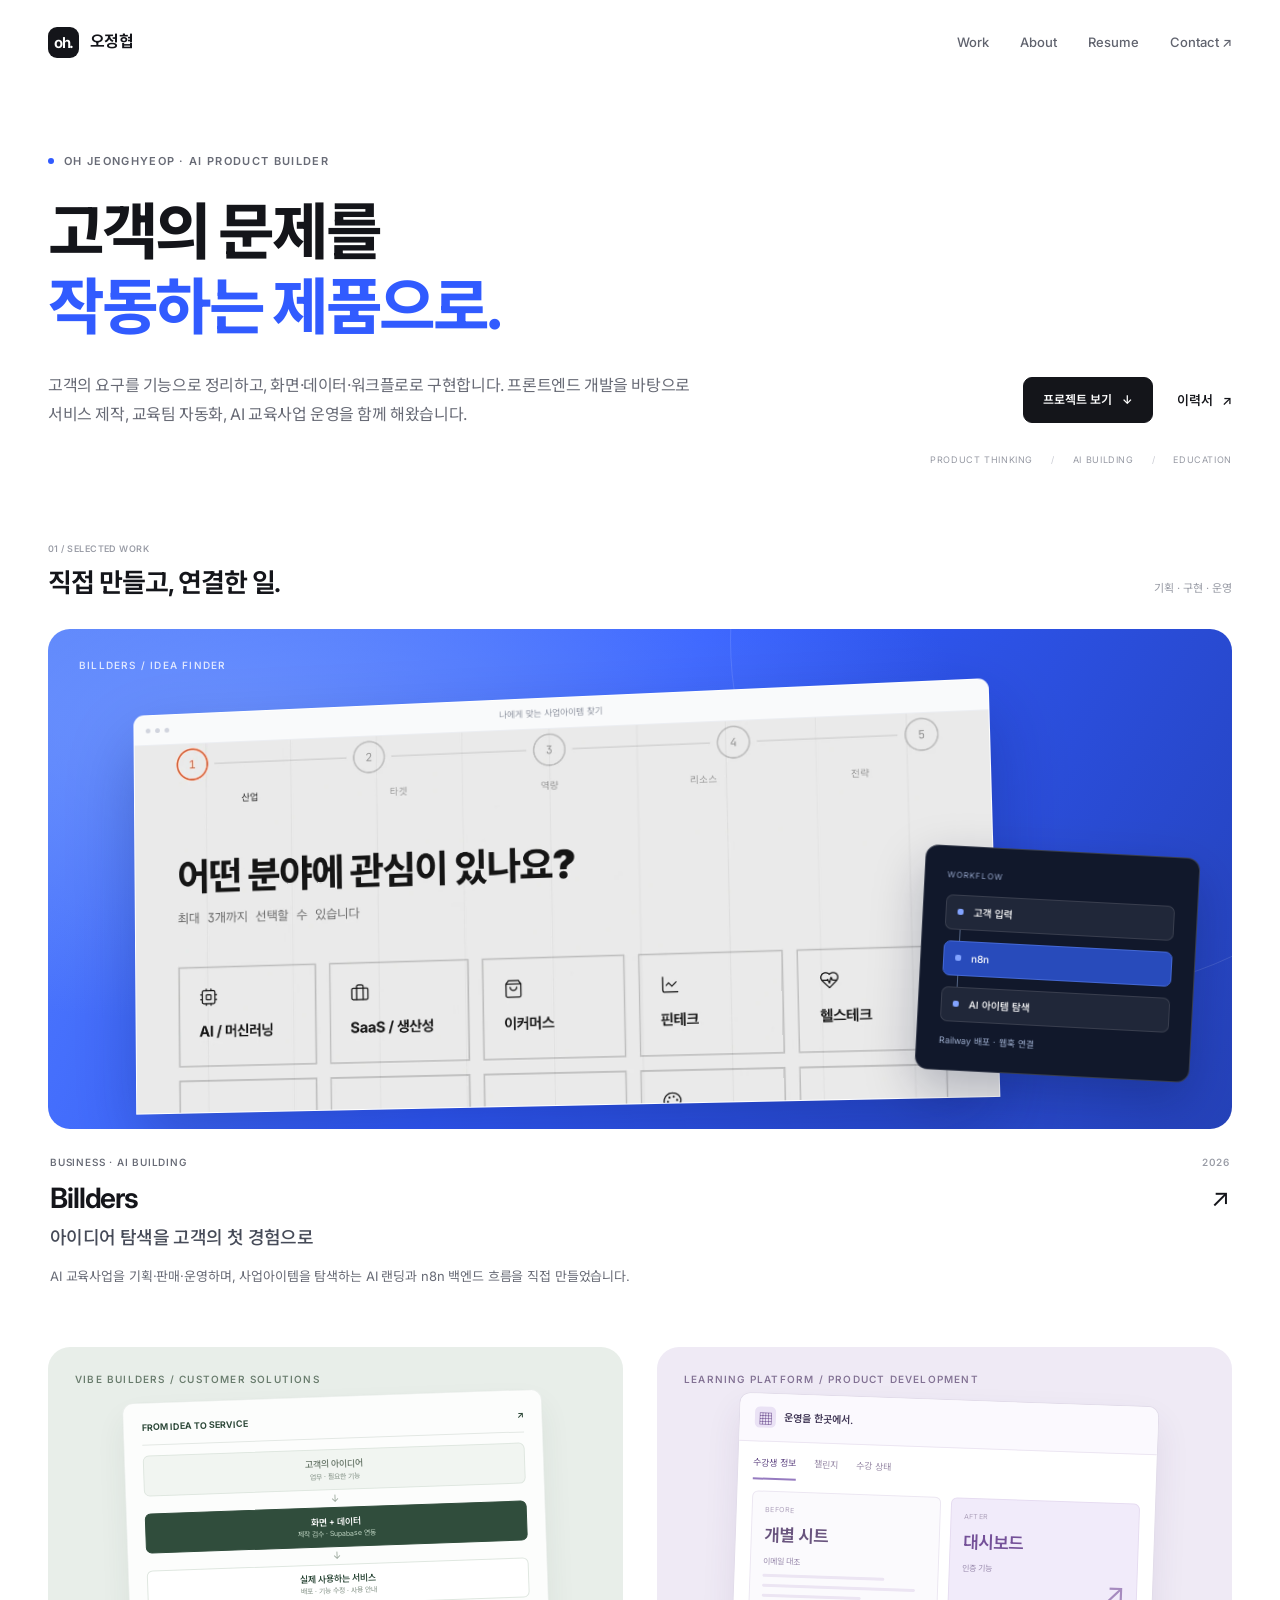
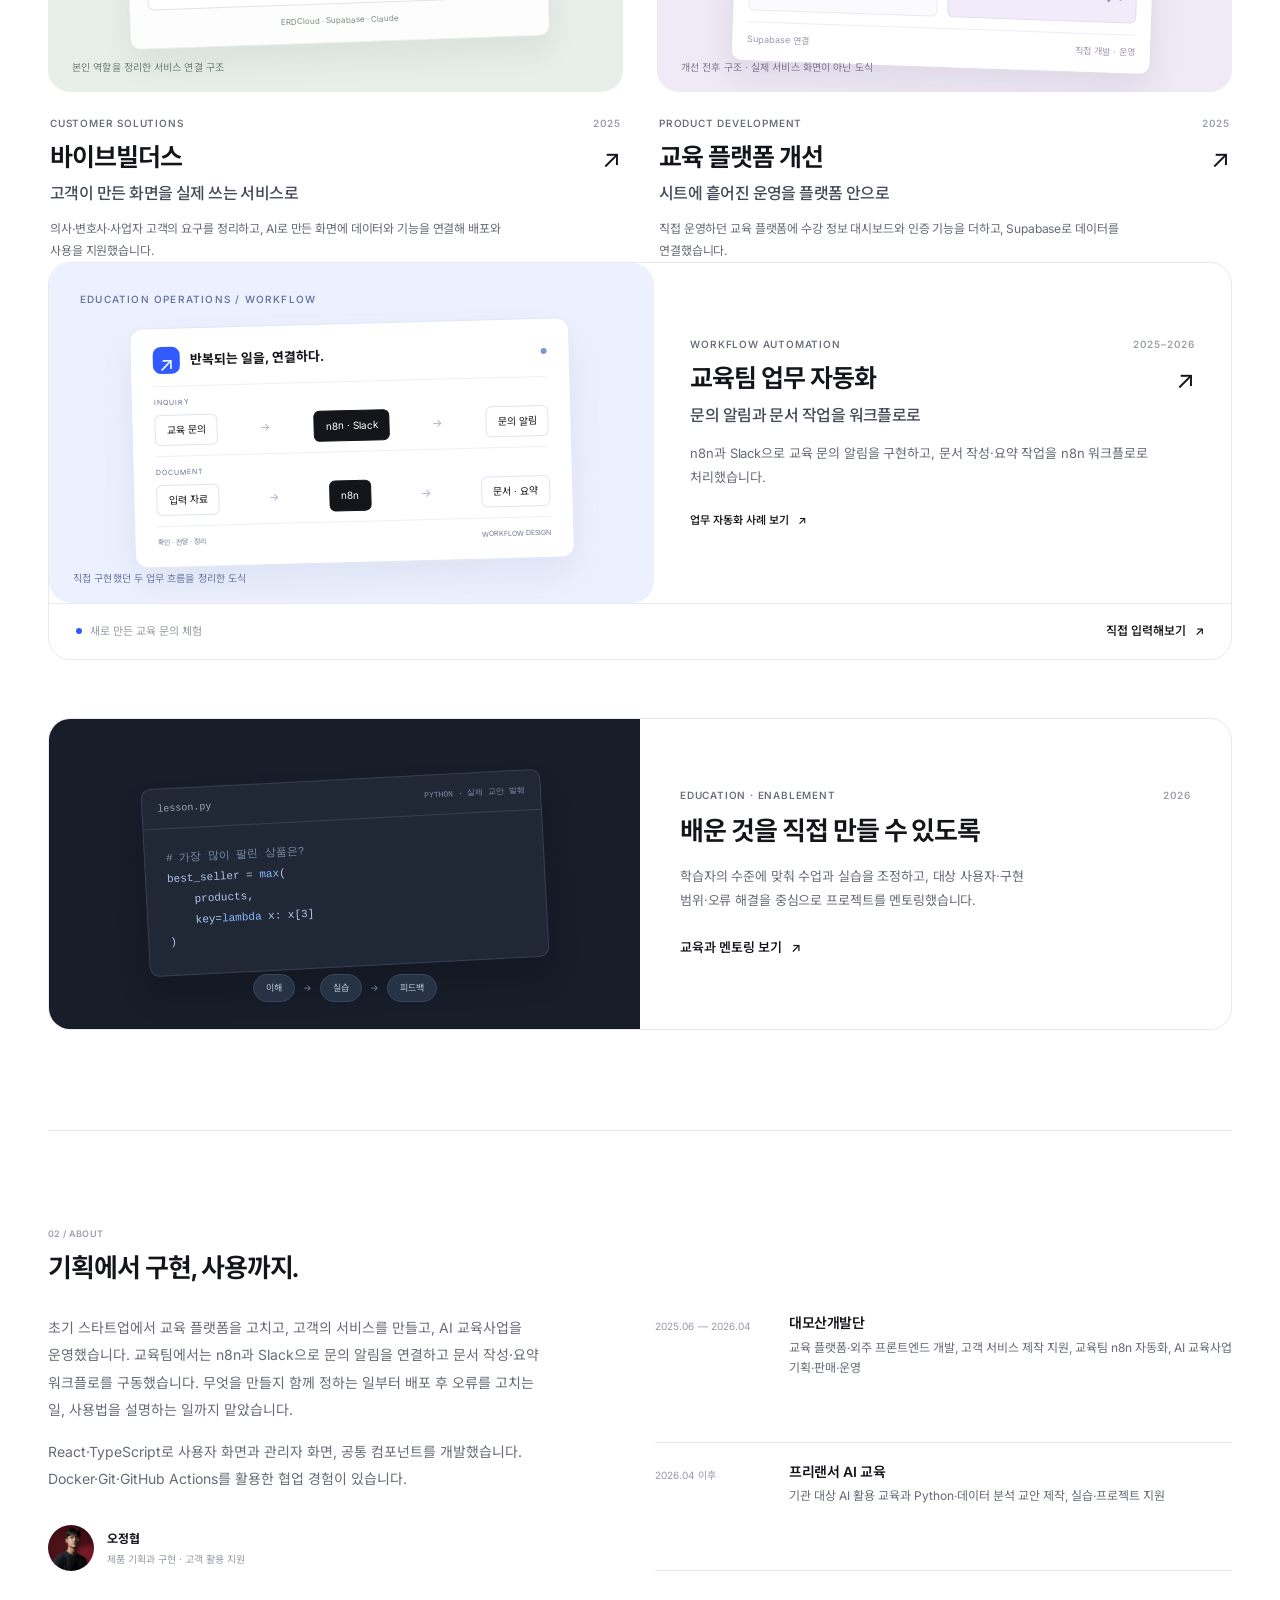
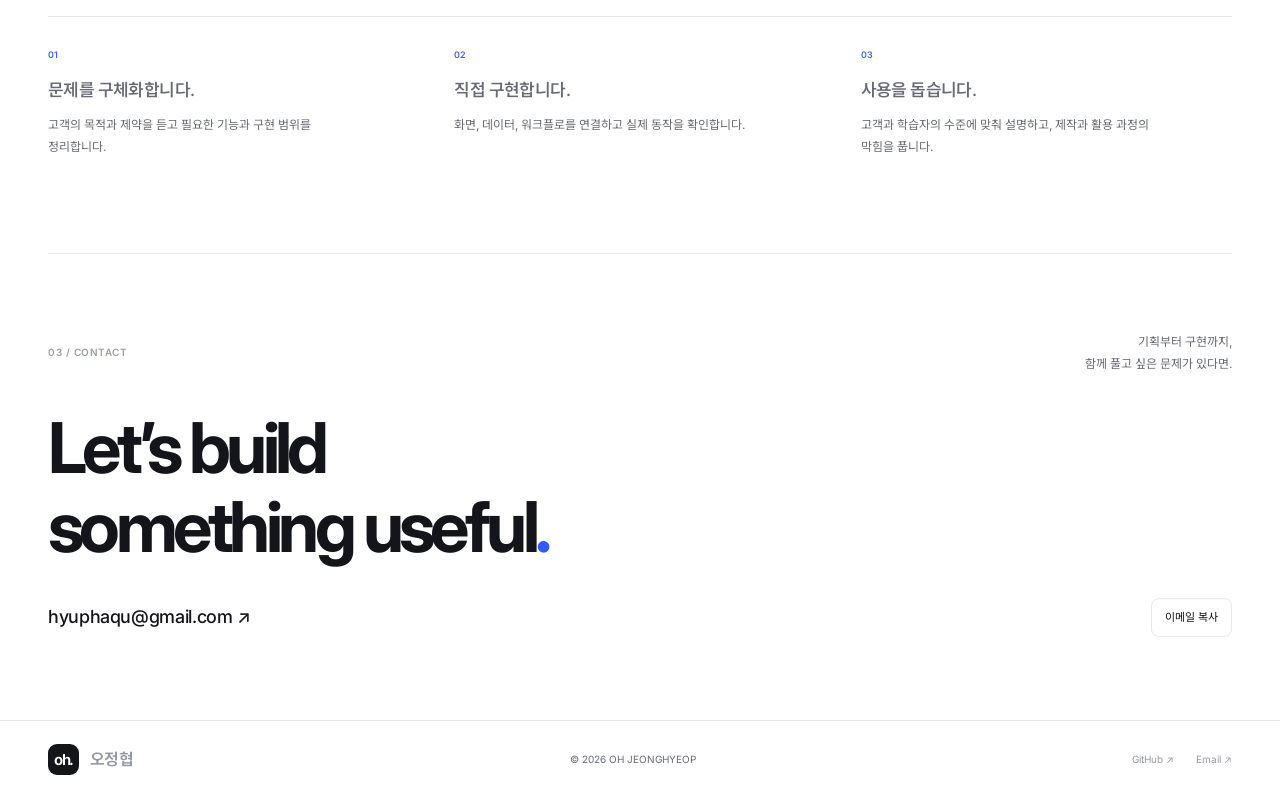
<file: index.html>
<!doctype html><html lang="ko"><head><meta charset="utf-8"><meta name="viewport" content="width=device-width,initial-scale=1"><title>오정협 — AI Product Builder</title><meta name="description" content="고객의 문제를 작동하는 제품으로. 오정협의 서비스 기획·AI 구현·교육 포트폴리오."><meta name="theme-color" content="#ffffff"><meta property="og:title" content="오정협 — AI Product Builder"><meta property="og:description" content="고객의 문제를 작동하는 제품으로. 직접 기획하고 구현한 프로젝트를 소개합니다."><link rel="icon" href="assets/favicon.svg" type="image/svg+xml"><link rel="stylesheet" href="assets/site.css"><script defer src="assets/site.js"></script></head><body><a class="skip-link" href="#main">본문으로 건너뛰기</a><header class="site-header"><div class="container header-inner"><a class="brand" href="index.html" aria-label="오정협 홈"><span class="brand-mark" aria-hidden="true">oh.</span><span class="wordmark">오정협</span></a><button class="menu-button" aria-controls="site-nav" aria-expanded="false" aria-label="메뉴 열기">메뉴 <span>+</span></button><nav id="site-nav" aria-label="주요 메뉴"><a class="nav-link" href="index.html#work">Work</a><a class="nav-link" href="index.html#about">About</a><a class="nav-link" href="resume/">Resume</a><a class="nav-link" href="index.html#contact">Contact <span aria-hidden="true">↗</span></a></nav></div></header><main id="main"><section class="hero container"><p class="hero-kicker"><span></span>OH JEONGHYEOP · AI PRODUCT BUILDER</p><h1 class="hero-title">고객의 문제를<br><span class="accent">작동하는 제품으로.</span></h1><div class="hero-bottom"><p class="hero-summary">고객의 요구를 기능으로 정리하고, 화면·데이터·워크플로로 구현합니다. 프론트엔드 개발을 바탕으로 서비스 제작, 교육팀 자동화, AI 교육사업 운영을 함께 해왔습니다.</p><div class="hero-actions"><a class="button button-dark" href="#work">프로젝트 보기 <span aria-hidden="true">↓</span></a><a class="text-link" href="resume/">이력서 <span aria-hidden="true">↗</span></a></div></div><div class="hero-note"><span>PRODUCT THINKING</span><span>AI BUILDING</span><span>EDUCATION</span></div></section><section class="work-section container" id="work"><div class="section-heading"><div><span class="section-index">01 / SELECTED WORK</span><h2>직접 만들고, 연결한 일.</h2></div><p class="section-caption">기획 · 구현 · 운영</p></div><article class="work-feature"><a class="project-link" href="projects/billders.html"><div class="project-media media-billders"><span class="media-label">BILLDERS / IDEA FINDER</span><div class="product-window"><div class="window-chrome"><i></i><i></i><i></i><span>나에게 맞는 사업아이템 찾기</span></div><div class="window-content"><img src="assets/ideafinder.webp" alt="직접 만든 사업아이템 탐색 랜딩의 관심 분야 선택 화면" width="1600" height="838" loading="lazy"></div></div><div class="workflow-float"><span class="workflow-caption">WORKFLOW</span><div class="workflow-path"><span class="workflow-node">고객 입력</span><span class="workflow-line">→</span><span class="workflow-node dark">n8n</span><span class="workflow-line">→</span><span class="workflow-node">AI 아이템 탐색</span></div><small>Railway 배포 · 웹훅 연결</small></div></div><div class="project-info"><div class="project-topline"><span class="project-type">BUSINESS · AI BUILDING</span><span class="project-year">2026</span></div><div class="project-heading"><h3 class="project-title">Billders<span>아이디어 탐색을 고객의 첫 경험으로</span></h3><span class="project-arrow" aria-hidden="true">↗</span></div><p class="project-summary">AI 교육사업을 기획·판매·운영하며, 사업아이템을 탐색하는 AI 랜딩과 n8n 백엔드 흐름을 직접 만들었습니다.</p></div></a></article><div class="work-grid"><article class="work-card"><a class="project-link" href="projects/vibe-builders.html"><div class="project-media media-vibe"><span class="media-label">VIBE BUILDERS / CUSTOMER SOLUTIONS</span><div class="flow-canvas"><div class="flow-header"><span>FROM IDEA TO SERVICE</span><span aria-hidden="true">↗</span></div><div class="flow-stack"><div class="flow-row"><div class="flow-box muted">고객의 아이디어<small>업무 · 필요한 기능</small></div><span class="flow-connector" aria-hidden="true">↓</span></div><div class="flow-row"><div class="flow-box dark">화면 + 데이터<small>제작 검수 · Supabase 연동</small></div><span class="flow-connector" aria-hidden="true">↓</span></div><div class="flow-row"><div class="flow-box">실제 사용하는 서비스<small>배포 · 기능 수정 · 사용 안내</small></div></div></div><p class="flow-detail">ERDCloud <span>·</span> Supabase <span>·</span> Claude</p></div><span class="media-caption">본인 역할을 정리한 서비스 연결 구조</span></div><div class="project-info"><div class="project-topline"><span class="project-type">CUSTOMER SOLUTIONS</span><span class="project-year">2025</span></div><div class="project-heading"><h3 class="project-title">바이브빌더스<span>고객이 만든 화면을 실제 쓰는 서비스로</span></h3><span class="project-arrow" aria-hidden="true">↗</span></div><p class="project-summary">의사·변호사·사업자 고객의 요구를 정리하고, AI로 만든 화면에 데이터와 기능을 연결해 배포와 사용을 지원했습니다.</p></div></a></article><article class="work-card"><a class="project-link" href="projects/platform.html"><div class="project-media media-platform"><span class="media-label">LEARNING PLATFORM / PRODUCT DEVELOPMENT</span><div class="platform-canvas"><div class="platform-top"><span class="platform-symbol" aria-hidden="true">▦</span><strong>운영을 한곳에서.</strong></div><div class="platform-tabs"><span>수강생 정보</span><span>챌린지</span><span>수강 상태</span></div><div class="platform-panel"><div class="platform-cell"><small>BEFORE</small><strong>개별 시트</strong><span>이메일 대조</span><i aria-hidden="true"></i><i aria-hidden="true"></i><i aria-hidden="true"></i></div><div class="platform-cell after"><small>AFTER</small><strong>대시보드</strong><span>인증 기능</span><b aria-hidden="true">↗</b></div></div><div class="platform-footer"><span>Supabase 연결</span><span>직접 개발 · 운영</span></div></div><span class="media-caption">개선 전후 구조 · 실제 서비스 화면이 아닌 도식</span></div><div class="project-info"><div class="project-topline"><span class="project-type">PRODUCT DEVELOPMENT</span><span class="project-year">2025</span></div><div class="project-heading"><h3 class="project-title">교육 플랫폼 개선<span>시트에 흩어진 운영을 플랫폼 안으로</span></h3><span class="project-arrow" aria-hidden="true">↗</span></div><p class="project-summary">직접 운영하던 교육 플랫폼에 수강 정보 대시보드와 인증 기능을 더하고, Supabase로 데이터를 연결했습니다.</p></div></a></article></div><article class="automation-feature"><a class="project-link automation-feature-link" href="projects/education-automation.html"><div class="project-media media-automation"><span class="media-label">EDUCATION OPERATIONS / WORKFLOW</span><div class="automation-canvas"><div class="automation-canvas-top"><span class="automation-symbol" aria-hidden="true">↗</span><strong>반복되는 일을, 연결하다.</strong><span class="automation-dot" aria-hidden="true"></span></div><div class="automation-lane"><span class="lane-label">INQUIRY</span><div class="automation-path"><span>교육 문의</span><b aria-hidden="true">→</b><span class="node-n8n">n8n · Slack</span><b aria-hidden="true">→</b><span>문의 알림</span></div></div><div class="automation-lane"><span class="lane-label">DOCUMENT</span><div class="automation-path"><span>입력 자료</span><b aria-hidden="true">→</b><span class="node-n8n">n8n</span><b aria-hidden="true">→</b><span>문서 · 요약</span></div></div><div class="automation-canvas-bottom"><span>확인 · 전달 · 정리</span><span>WORKFLOW DESIGN</span></div></div><span class="media-caption">직접 구현했던 두 업무 흐름을 정리한 도식</span></div><div class="automation-info"><div class="project-info"><div class="project-topline"><span class="project-type">WORKFLOW AUTOMATION</span><span class="project-year">2025–2026</span></div><div class="project-heading"><h3 class="project-title">교육팀 업무 자동화<span>문의 알림과 문서 작업을 워크플로로</span></h3><span class="project-arrow" aria-hidden="true">↗</span></div><p class="project-summary">n8n과 Slack으로 교육 문의 알림을 구현하고, 문서 작성·요약 작업을 n8n 워크플로로 처리했습니다.</p></div><span class="text-link">업무 자동화 사례 보기 <span aria-hidden="true">↗</span></span></div></a><div class="automation-demo-strip"><span><i aria-hidden="true"></i>새로 만든 교육 문의 체험</span><a class="text-link" href="demos/education-inquiry/">직접 입력해보기 <span aria-hidden="true">↗</span></a></div></article><article class="education-feature"><a class="project-link" href="projects/education.html"><div class="education-visual"><div class="code-window"><div class="code-top"><span>lesson.py</span><span>PYTHON · 실제 교안 발췌</span></div><pre><code><span class="code-comment"># 가장 많이 팔린 상품은?</span>
best_seller = <span class="code-blue">max</span>(
    products,
    key=<span class="code-blue">lambda</span> x: x[3]
)</code></pre></div><div class="learning-route"><span>이해</span><b aria-hidden="true">→</b><span>실습</span><b aria-hidden="true">→</b><span>피드백</span></div></div><div class="education-info"><div class="project-topline"><span class="project-type">EDUCATION · ENABLEMENT</span><span class="project-year">2026</span></div><h3>배운 것을 직접 만들 수 있도록</h3><p class="project-summary">학습자의 수준에 맞춰 수업과 실습을 조정하고, 대상 사용자·구현 범위·오류 해결을 중심으로 프로젝트를 멘토링했습니다.</p><span class="text-link">교육과 멘토링 보기 <span aria-hidden="true">↗</span></span></div></a></article></section><section class="about-section container" id="about"><div class="section-heading"><div><span class="section-index">02 / ABOUT</span><h2>기획에서 구현, 사용까지.</h2></div></div><div class="about-grid"><div class="about-copy"><p>초기 스타트업에서 교육 플랫폼을 고치고, 고객의 서비스를 만들고, AI 교육사업을 운영했습니다. 교육팀에서는 n8n과 Slack으로 문의 알림을 연결하고 문서 작성·요약 워크플로를 구동했습니다. 무엇을 만들지 함께 정하는 일부터 배포 후 오류를 고치는 일, 사용법을 설명하는 일까지 맡았습니다.</p><p>React·TypeScript로 사용자 화면과 관리자 화면, 공통 컴포넌트를 개발했습니다. Docker·Git·GitHub Actions를 활용한 협업 경험이 있습니다.</p><div class="about-person"><img src="assets/profile.webp" alt="오정협의 AI 생성 프로필" width="72" height="72" loading="lazy"><div><strong>오정협</strong><span>제품 기획과 구현 · 고객 활용 지원</span></div></div></div><div class="experience-list"><div class="experience-row"><span class="experience-date">2025.06 — 2026.04</span><div class="experience-content"><h3>대모산개발단</h3><p>교육 플랫폼·외주 프론트엔드 개발, 고객 서비스 제작 지원, 교육팀 n8n 자동화, AI 교육사업 기획·판매·운영</p></div></div><div class="experience-row"><span class="experience-date">2026.04 이후</span><div class="experience-content"><h3>프리랜서 AI 교육</h3><p>기관 대상 AI 활용 교육과 Python·데이터 분석 교안 제작, 실습·프로젝트 지원</p></div></div></div></div><div class="capability-list"><article class="capability-item"><span class="capability-label">01</span><h3>문제를 구체화합니다.</h3><p>고객의 목적과 제약을 듣고 필요한 기능과 구현 범위를 정리합니다.</p></article><article class="capability-item"><span class="capability-label">02</span><h3>직접 구현합니다.</h3><p>화면, 데이터, 워크플로를 연결하고 실제 동작을 확인합니다.</p></article><article class="capability-item"><span class="capability-label">03</span><h3>사용을 돕습니다.</h3><p>고객과 학습자의 수준에 맞춰 설명하고, 제작과 활용 과정의 막힘을 풉니다.</p></article></div></section><section class="contact-section container" id="contact"><div class="contact-top"><span class="section-index">03 / CONTACT</span><p>기획부터 구현까지,<br>함께 풀고 싶은 문제가 있다면.</p></div><h2 class="contact-title">Let’s build<br>something useful<span>.</span></h2><div class="contact-bottom"><a class="contact-email" href="mailto:hyuphaqu@gmail.com">hyuphaqu@gmail.com <span aria-hidden="true">↗</span></a><button class="copy-button" data-copy-email="hyuphaqu@gmail.com">이메일 복사</button></div></section></main><footer class="site-footer"><div class="container footer-inner"><a class="brand" href="index.html"><span class="brand-mark" aria-hidden="true">oh.</span><span class="wordmark">오정협</span></a><p>© 2026 OH JEONGHYEOP</p><div class="footer-links"><a href="https://github.com/hyuphaqu" target="_blank" rel="noopener noreferrer">GitHub <span aria-hidden="true">↗</span></a><a href="mailto:hyuphaqu@gmail.com">Email <span aria-hidden="true">↗</span></a></div></div></footer><div class="toast" role="status" aria-live="polite"></div></body></html>
</file>
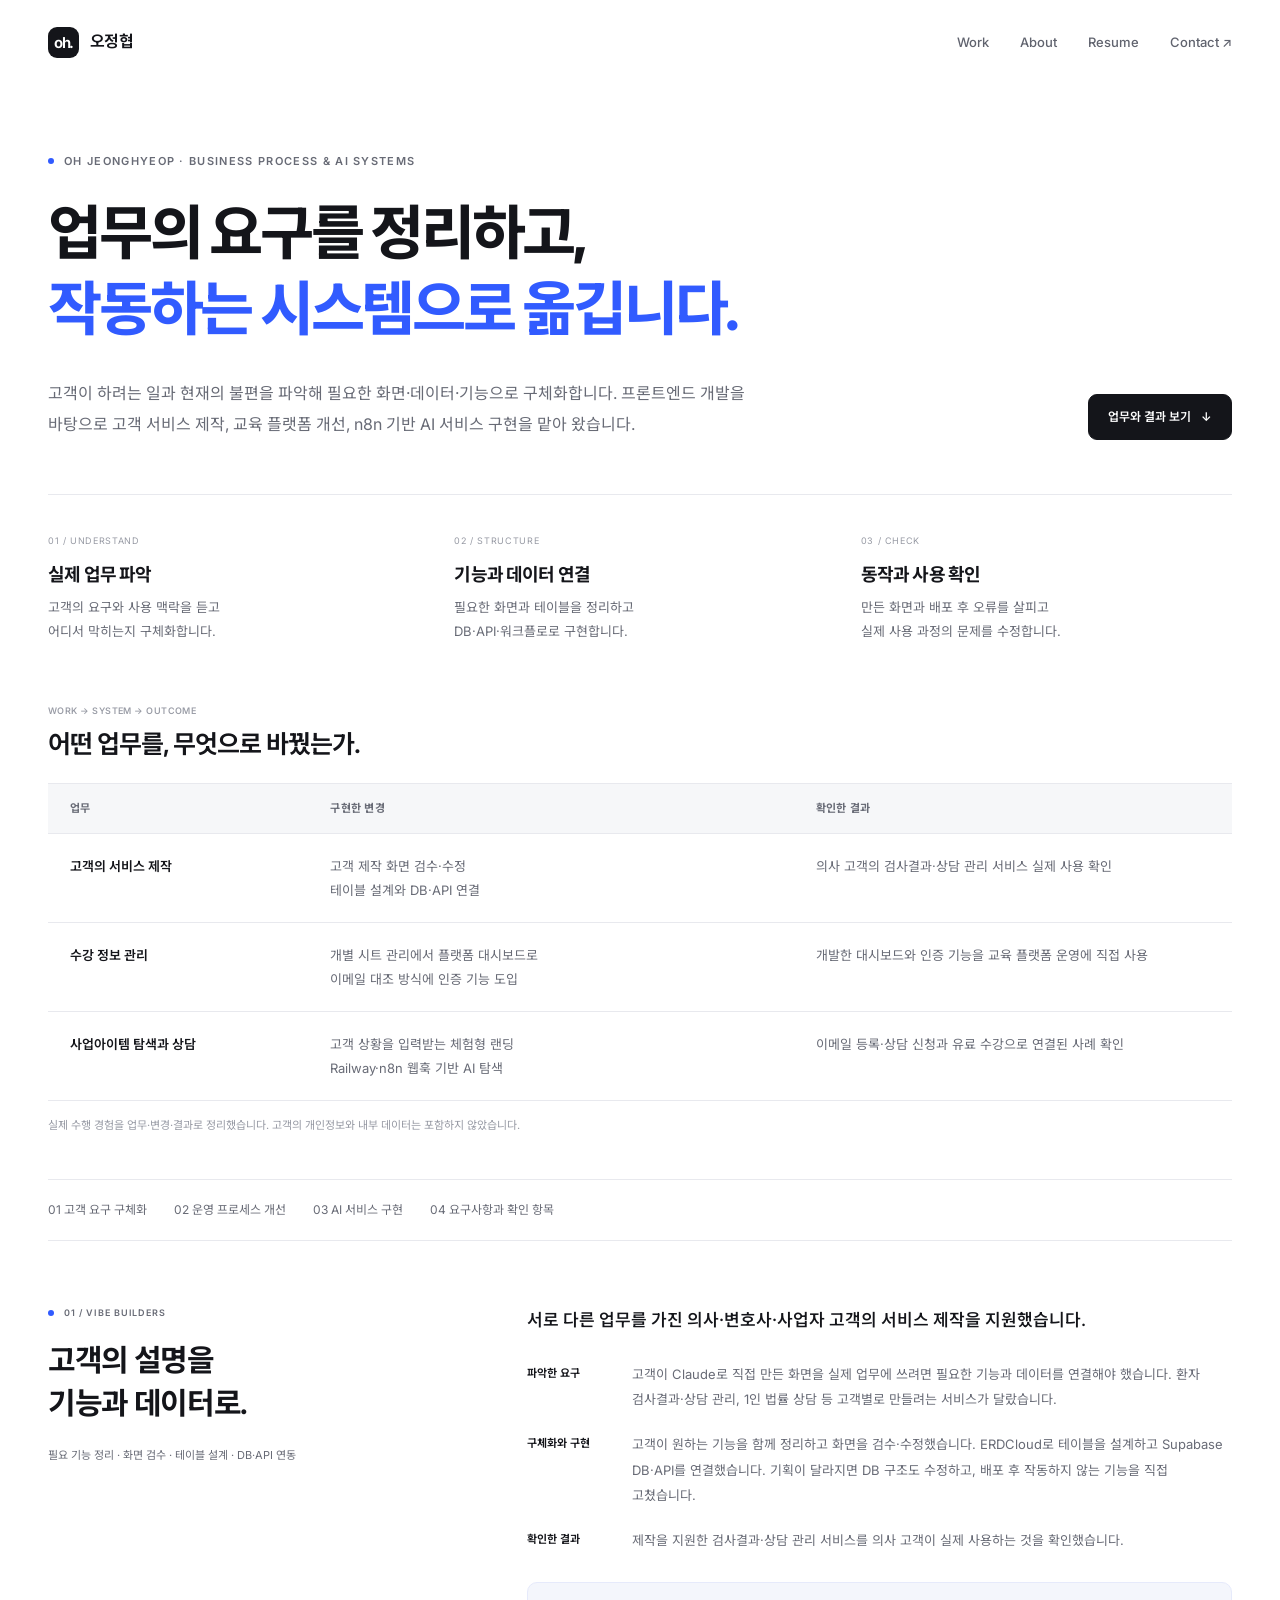
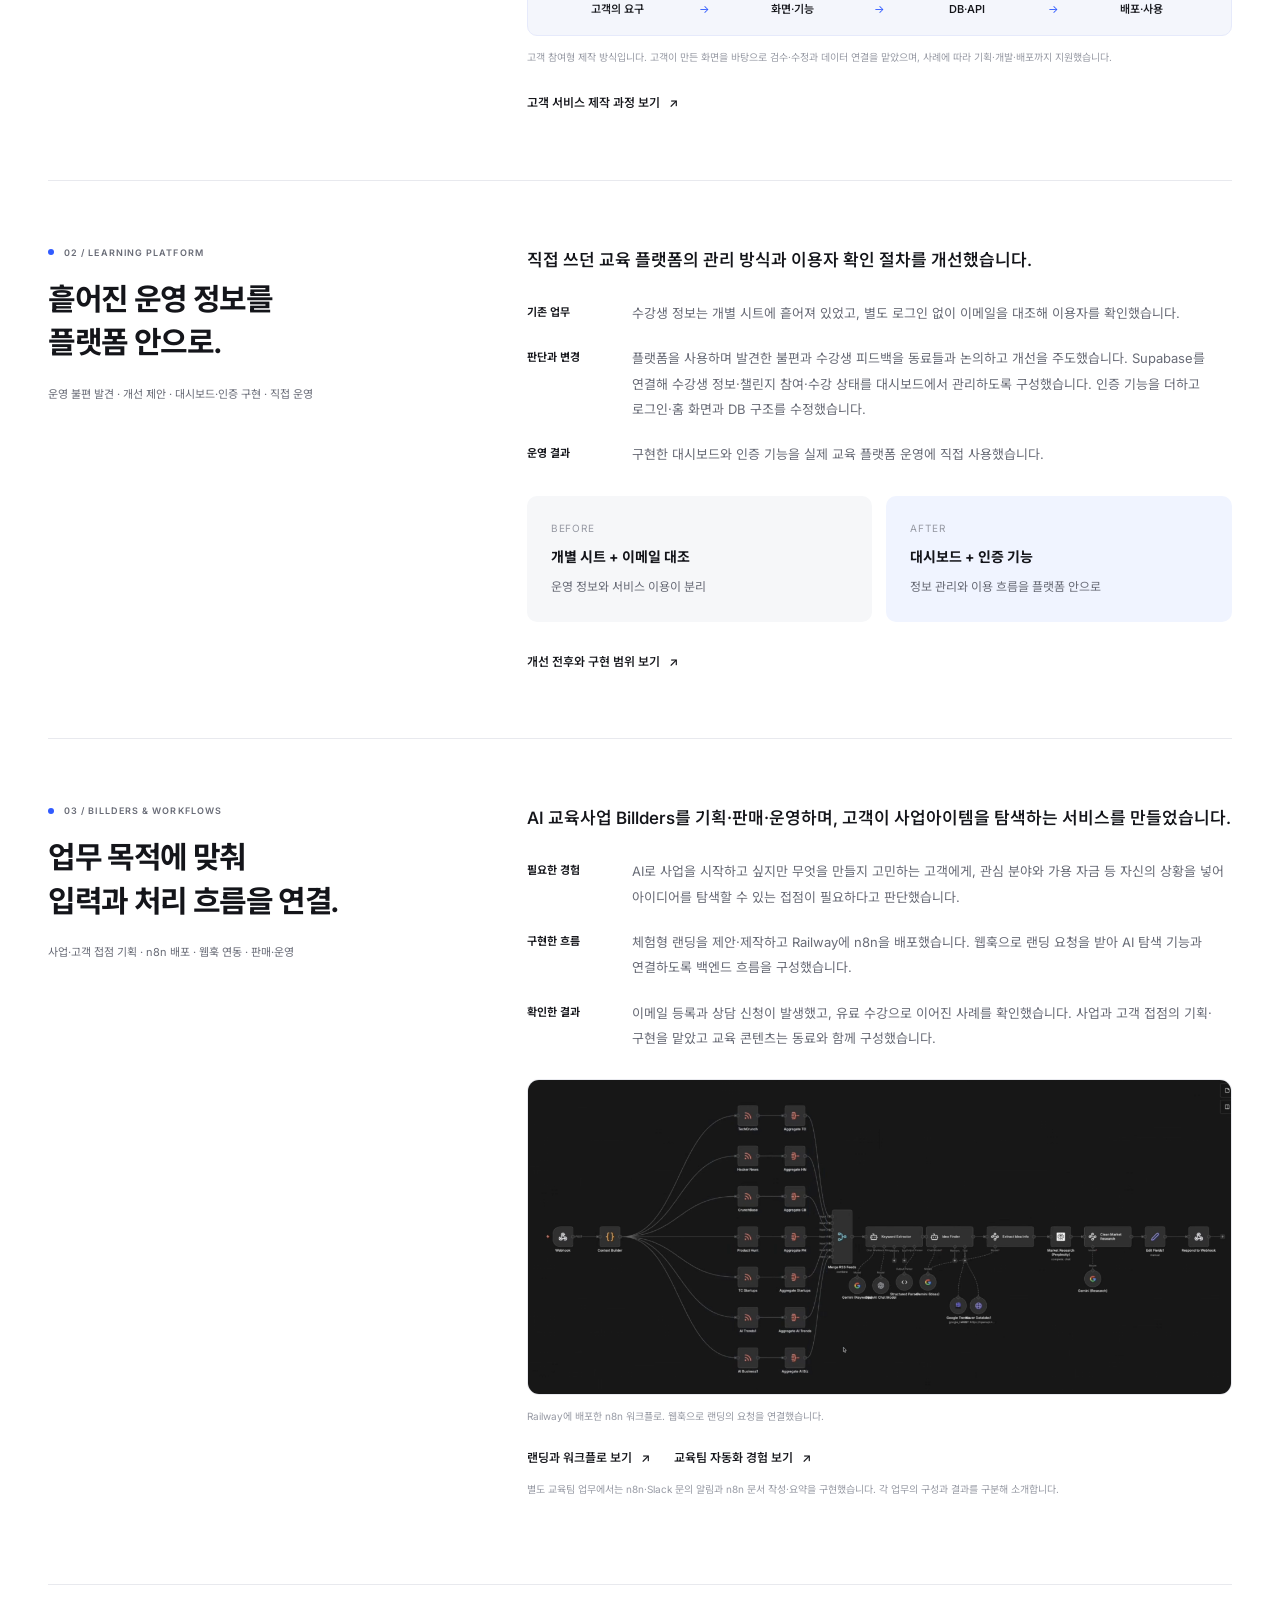
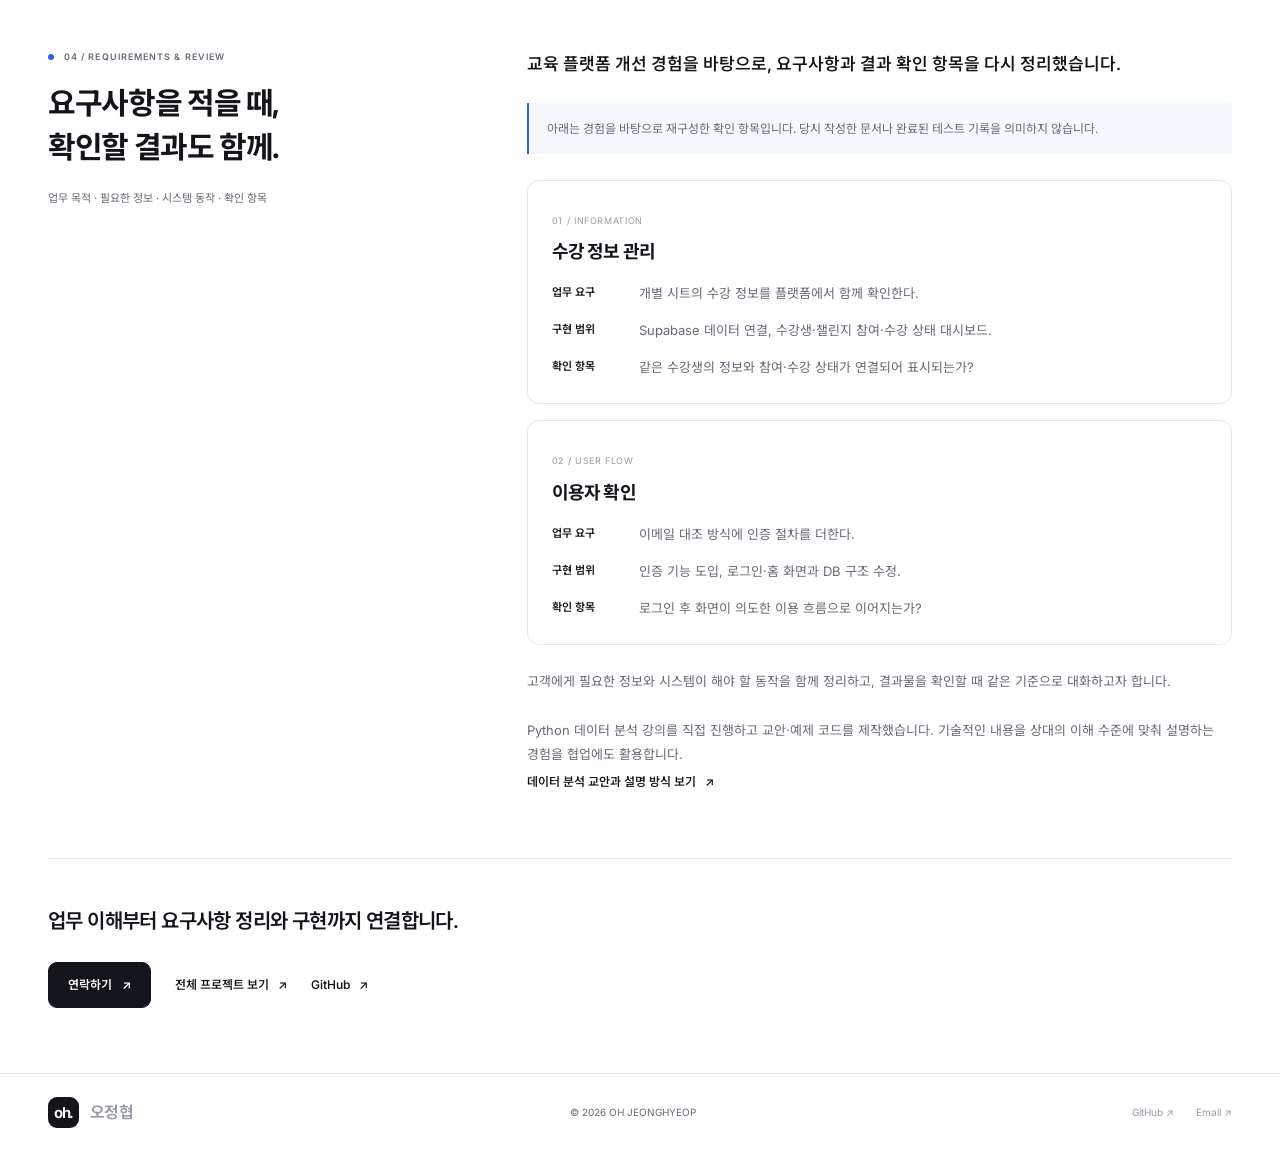
<file: business-systems/index.html>
<!doctype html><html lang="ko"><head><meta charset="utf-8"><meta name="viewport" content="width=device-width,initial-scale=1"><title>오정협 — 업무 분석과 AI 시스템 기획</title><meta name="description" content="고객의 문제를 작동하는 제품으로. 오정협의 서비스 기획·AI 구현·교육 포트폴리오."><meta name="theme-color" content="#ffffff"><meta property="og:title" content="오정협 — 업무 분석과 AI 시스템 기획"><meta property="og:description" content="고객의 문제를 작동하는 제품으로. 직접 기획하고 구현한 프로젝트를 소개합니다."><link rel="icon" href="../assets/favicon.svg" type="image/svg+xml"><link rel="stylesheet" href="../assets/site.css"><script defer src="../assets/site.js"></script><link rel="stylesheet" href="../assets/customer-growth.css"><link rel="stylesheet" href="../assets/business-systems.css"></head><body><a class="skip-link" href="#main">본문으로 건너뛰기</a><header class="site-header"><div class="container header-inner"><a class="brand" href="../index.html" aria-label="오정협 홈"><span class="brand-mark" aria-hidden="true">oh.</span><span class="wordmark">오정협</span></a><button class="menu-button" aria-controls="site-nav" aria-expanded="false" aria-label="메뉴 열기">메뉴 <span>+</span></button><nav id="site-nav" aria-label="주요 메뉴"><a class="nav-link" href="../index.html#work">Work</a><a class="nav-link" href="../index.html#about">About</a><a class="nav-link" href="../resume/">Resume</a><a class="nav-link" href="../index.html#contact">Contact <span aria-hidden="true">↗</span></a></nav></div></header><main id="main" class="customer-growth business-systems">
  <section class="hero container cg-hero">
    <p class="hero-kicker">OH JEONGHYEOP · BUSINESS PROCESS &amp; AI SYSTEMS</p>
    <h1 class="hero-title">업무의 요구를 정리하고,<br><span class="accent">작동하는 시스템으로 옮깁니다.</span></h1>
    <div class="cg-intro">
      <p>고객이 하려는 일과 현재의 불편을 파악해 필요한 화면·데이터·기능으로 구체화합니다. 프론트엔드 개발을 바탕으로 고객 서비스 제작, 교육 플랫폼 개선, n8n 기반 AI 서비스 구현을 맡아 왔습니다.</p>
      <a class="button button-dark" href="#case-overview">업무와 결과 보기 <span aria-hidden="true">↓</span></a>
    </div>
    <div class="cg-strengths" aria-label="업무 접근 방식">
      <div><span>01 / UNDERSTAND</span><h2>실제 업무 파악</h2><p>고객의 요구와 사용 맥락을 듣고<br>어디서 막히는지 구체화합니다.</p></div>
      <div><span>02 / STRUCTURE</span><h2>기능과 데이터 연결</h2><p>필요한 화면과 테이블을 정리하고<br>DB·API·워크플로로 구현합니다.</p></div>
      <div><span>03 / CHECK</span><h2>동작과 사용 확인</h2><p>만든 화면과 배포 후 오류를 살피고<br>실제 사용 과정의 문제를 수정합니다.</p></div>
    </div>
  </section>

  <section id="case-overview" class="container bs-overview">
    <div class="section-heading"><div><span class="section-index">WORK → SYSTEM → OUTCOME</span><h2>어떤 업무를, 무엇으로 바꿨는가.</h2></div></div>
    <table class="bs-matrix"><caption class="sr-only">수행한 업무, 구현한 변경, 확인한 결과</caption><thead><tr><th scope="col">업무</th><th scope="col">구현한 변경</th><th scope="col">확인한 결과</th></tr></thead><tbody>
      <tr><th scope="row">고객의 서비스 제작</th><td data-label="구현한 변경">고객 제작 화면 검수·수정<br>테이블 설계와 DB·API 연결</td><td data-label="확인한 결과">의사 고객의 검사결과·상담 관리 서비스 실제 사용 확인</td></tr>
      <tr><th scope="row">수강 정보 관리</th><td data-label="구현한 변경">개별 시트 관리에서 플랫폼 대시보드로<br>이메일 대조 방식에 인증 기능 도입</td><td data-label="확인한 결과">개발한 대시보드와 인증 기능을 교육 플랫폼 운영에 직접 사용</td></tr>
      <tr><th scope="row">사업아이템 탐색과 상담</th><td data-label="구현한 변경">고객 상황을 입력받는 체험형 랜딩<br>Railway·n8n 웹훅 기반 AI 탐색</td><td data-label="확인한 결과">이메일 등록·상담 신청과 유료 수강으로 연결된 사례 확인</td></tr>
    </tbody></table>
    <p class="bs-source-note">실제 수행 경험을 업무·변경·결과로 정리했습니다. 고객의 개인정보와 내부 데이터는 포함하지 않았습니다.</p>
  </section>

  <section class="container cg-work" aria-label="주요 사례">
    <nav class="cg-index" aria-label="사례 바로가기"><a href="#requirements">01 고객 요구 구체화</a><a href="#operations">02 운영 프로세스 개선</a><a href="#automation">03 AI 서비스 구현</a><a href="#validation">04 요구사항과 확인 항목</a></nav>

    <article id="requirements" class="cg-case">
      <div class="cg-case-heading"><p class="hero-kicker">01 / VIBE BUILDERS</p><h2>고객의 설명을<br>기능과 데이터로.</h2><p class="cg-role">필요 기능 정리 · 화면 검수 · 테이블 설계 · DB·API 연동</p></div>
      <div class="cg-case-body">
        <p class="cg-lead">서로 다른 업무를 가진 의사·변호사·사업자 고객의 서비스 제작을 지원했습니다.</p>
        <dl class="cg-story"><div><dt>파악한 요구</dt><dd>고객이 Claude로 직접 만든 화면을 실제 업무에 쓰려면 필요한 기능과 데이터를 연결해야 했습니다. 환자 검사결과·상담 관리, 1인 법률 상담 등 고객별로 만들려는 서비스가 달랐습니다.</dd></div><div><dt>구체화와 구현</dt><dd>고객이 원하는 기능을 함께 정리하고 화면을 검수·수정했습니다. ERDCloud로 테이블을 설계하고 Supabase DB·API를 연결했습니다. 기획이 달라지면 DB 구조도 수정하고, 배포 후 작동하지 않는 기능을 직접 고쳤습니다.</dd></div><div><dt>확인한 결과</dt><dd>제작을 지원한 검사결과·상담 관리 서비스를 의사 고객이 실제 사용하는 것을 확인했습니다.</dd></div></dl>
        <div class="cg-route" aria-label="본인 역할을 정리한 흐름"><span>고객의 요구</span><b aria-hidden="true">→</b><span>화면·기능</span><b aria-hidden="true">→</b><span>DB·API</span><b aria-hidden="true">→</b><span>배포·사용</span></div>
        <p class="cg-caption">고객 참여형 제작 방식입니다. 고객이 만든 화면을 바탕으로 검수·수정과 데이터 연결을 맡았으며, 사례에 따라 기획·개발·배포까지 지원했습니다.</p>
        <a class="text-link" href="../projects/vibe-builders.html">고객 서비스 제작 과정 보기 <span aria-hidden="true">↗</span></a>
      </div>
    </article>

    <article id="operations" class="cg-case">
      <div class="cg-case-heading"><p class="hero-kicker">02 / LEARNING PLATFORM</p><h2>흩어진 운영 정보를<br>플랫폼 안으로.</h2><p class="cg-role">운영 불편 발견 · 개선 제안 · 대시보드·인증 구현 · 직접 운영</p></div>
      <div class="cg-case-body">
        <p class="cg-lead">직접 쓰던 교육 플랫폼의 관리 방식과 이용자 확인 절차를 개선했습니다.</p>
        <dl class="cg-story"><div><dt>기존 업무</dt><dd>수강생 정보는 개별 시트에 흩어져 있었고, 별도 로그인 없이 이메일을 대조해 이용자를 확인했습니다.</dd></div><div><dt>판단과 변경</dt><dd>플랫폼을 사용하며 발견한 불편과 수강생 피드백을 동료들과 논의하고 개선을 주도했습니다. Supabase를 연결해 수강생 정보·챌린지 참여·수강 상태를 대시보드에서 관리하도록 구성했습니다. 인증 기능을 더하고 로그인·홈 화면과 DB 구조를 수정했습니다.</dd></div><div><dt>운영 결과</dt><dd>구현한 대시보드와 인증 기능을 실제 교육 플랫폼 운영에 직접 사용했습니다.</dd></div></dl>
        <div class="bs-comparison"><div><span>BEFORE</span><strong>개별 시트 + 이메일 대조</strong><p>운영 정보와 서비스 이용이 분리</p></div><div><span>AFTER</span><strong>대시보드 + 인증 기능</strong><p>정보 관리와 이용 흐름을 플랫폼 안으로</p></div></div>
        <a class="text-link" href="../projects/platform.html">개선 전후와 구현 범위 보기 <span aria-hidden="true">↗</span></a>
      </div>
    </article>

    <article id="automation" class="cg-case">
      <div class="cg-case-heading"><p class="hero-kicker">03 / BILLDERS &amp; WORKFLOWS</p><h2>업무 목적에 맞춰<br>입력과 처리 흐름을 연결.</h2><p class="cg-role">사업·고객 접점 기획 · n8n 배포 · 웹훅 연동 · 판매·운영</p></div>
      <div class="cg-case-body">
        <p class="cg-lead">AI 교육사업 Billders를 기획·판매·운영하며, 고객이 사업아이템을 탐색하는 서비스를 만들었습니다.</p>
        <dl class="cg-story"><div><dt>필요한 경험</dt><dd>AI로 사업을 시작하고 싶지만 무엇을 만들지 고민하는 고객에게, 관심 분야와 가용 자금 등 자신의 상황을 넣어 아이디어를 탐색할 수 있는 접점이 필요하다고 판단했습니다.</dd></div><div><dt>구현한 흐름</dt><dd>체험형 랜딩을 제안·제작하고 Railway에 n8n을 배포했습니다. 웹훅으로 랜딩 요청을 받아 AI 탐색 기능과 연결하도록 백엔드 흐름을 구성했습니다.</dd></div><div><dt>확인한 결과</dt><dd>이메일 등록과 상담 신청이 발생했고, 유료 수강으로 이어진 사례를 확인했습니다. 사업과 고객 접점의 기획·구현을 맡았고 교육 콘텐츠는 동료와 함께 구성했습니다.</dd></div></dl>
        <figure class="evidence cg-evidence"><a href="../assets/ideafinder-n8n.png" data-lightbox aria-label="Billders의 n8n 워크플로 확대"><img src="../assets/ideafinder-n8n.png" alt="사업아이템 탐색 랜딩의 요청을 처리하는 n8n 워크플로" loading="lazy"></a><figcaption>Railway에 배포한 n8n 워크플로. 웹훅으로 랜딩의 요청을 연결했습니다.</figcaption></figure>
        <div class="cg-links"><a class="text-link" href="../projects/billders.html">랜딩과 워크플로 보기 <span aria-hidden="true">↗</span></a><a class="text-link" href="../projects/education-automation.html">교육팀 자동화 경험 보기 <span aria-hidden="true">↗</span></a></div>
        <p class="cg-caption">별도 교육팀 업무에서는 n8n·Slack 문의 알림과 n8n 문서 작성·요약을 구현했습니다. 각 업무의 구성과 결과를 구분해 소개합니다.</p>
      </div>
    </article>

    <article id="validation" class="cg-case bs-validation">
      <div class="cg-case-heading"><p class="hero-kicker">04 / REQUIREMENTS &amp; REVIEW</p><h2>요구사항을 적을 때,<br>확인할 결과도 함께.</h2><p class="cg-role">업무 목적 · 필요한 정보 · 시스템 동작 · 확인 항목</p></div>
      <div class="cg-case-body">
        <p class="cg-lead">교육 플랫폼 개선 경험을 바탕으로, 요구사항과 결과 확인 항목을 다시 정리했습니다.</p>
        <p class="bs-reconstruction-note">아래는 경험을 바탕으로 재구성한 확인 항목입니다. 당시 작성한 문서나 완료된 테스트 기록을 의미하지 않습니다.</p>
        <div class="bs-requirements">
          <section><span>01 / INFORMATION</span><h3>수강 정보 관리</h3><dl><div><dt>업무 요구</dt><dd>개별 시트의 수강 정보를 플랫폼에서 함께 확인한다.</dd></div><div><dt>구현 범위</dt><dd>Supabase 데이터 연결, 수강생·챌린지 참여·수강 상태 대시보드.</dd></div><div><dt>확인 항목</dt><dd>같은 수강생의 정보와 참여·수강 상태가 연결되어 표시되는가?</dd></div></dl></section>
          <section><span>02 / USER FLOW</span><h3>이용자 확인</h3><dl><div><dt>업무 요구</dt><dd>이메일 대조 방식에 인증 절차를 더한다.</dd></div><div><dt>구현 범위</dt><dd>인증 기능 도입, 로그인·홈 화면과 DB 구조 수정.</dd></div><div><dt>확인 항목</dt><dd>로그인 후 화면이 의도한 이용 흐름으로 이어지는가?</dd></div></dl></section>
        </div>
        <p class="bs-review-conclusion">고객에게 필요한 정보와 시스템이 해야 할 동작을 함께 정리하고, 결과물을 확인할 때 같은 기준으로 대화하고자 합니다.</p>
        <p class="bs-review-conclusion">Python 데이터 분석 강의를 직접 진행하고 교안·예제 코드를 제작했습니다. 기술적인 내용을 상대의 이해 수준에 맞춰 설명하는 경험을 협업에도 활용합니다.</p>
        <a class="text-link" href="../projects/education.html">데이터 분석 교안과 설명 방식 보기 <span aria-hidden="true">↗</span></a>
      </div>
    </article>
  </section>

  <section class="container cg-end"><p>업무 이해부터 요구사항 정리와 구현까지 연결합니다.</p><div class="cg-links"><a class="button button-dark" href="mailto:hyuphaqu@gmail.com">연락하기 <span aria-hidden="true">↗</span></a><a class="text-link" href="../index.html#work">전체 프로젝트 보기 <span aria-hidden="true">↗</span></a><a class="text-link" href="https://github.com/hyuphaqu" target="_blank" rel="noopener noreferrer">GitHub <span aria-hidden="true">↗</span></a></div></section>
</main>
<footer class="site-footer"><div class="container footer-inner"><a class="brand" href="../index.html"><span class="brand-mark" aria-hidden="true">oh.</span><span class="wordmark">오정협</span></a><p>© 2026 OH JEONGHYEOP</p><div class="footer-links"><a href="https://github.com/hyuphaqu" target="_blank" rel="noopener noreferrer">GitHub <span aria-hidden="true">↗</span></a><a href="mailto:hyuphaqu@gmail.com">Email <span aria-hidden="true">↗</span></a></div></div></footer><div class="toast" role="status" aria-live="polite"></div></body></html>
</file>
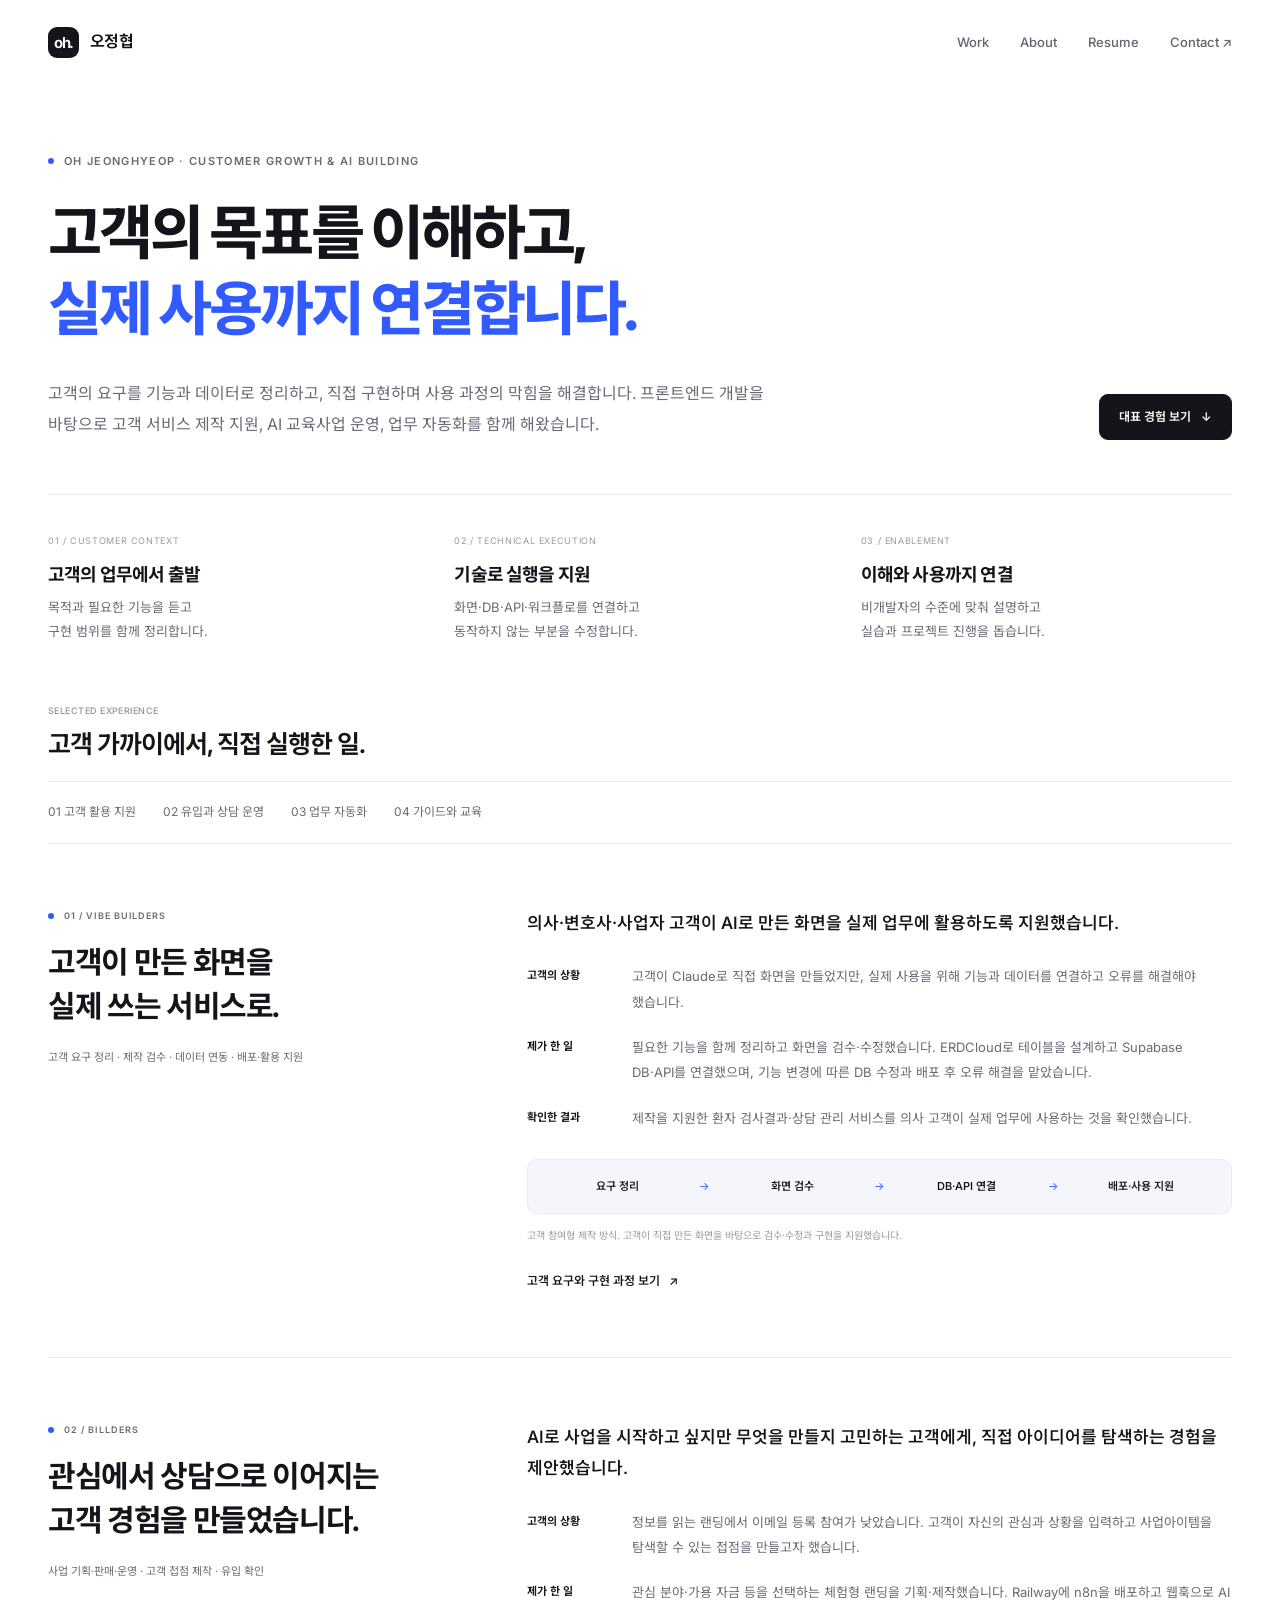
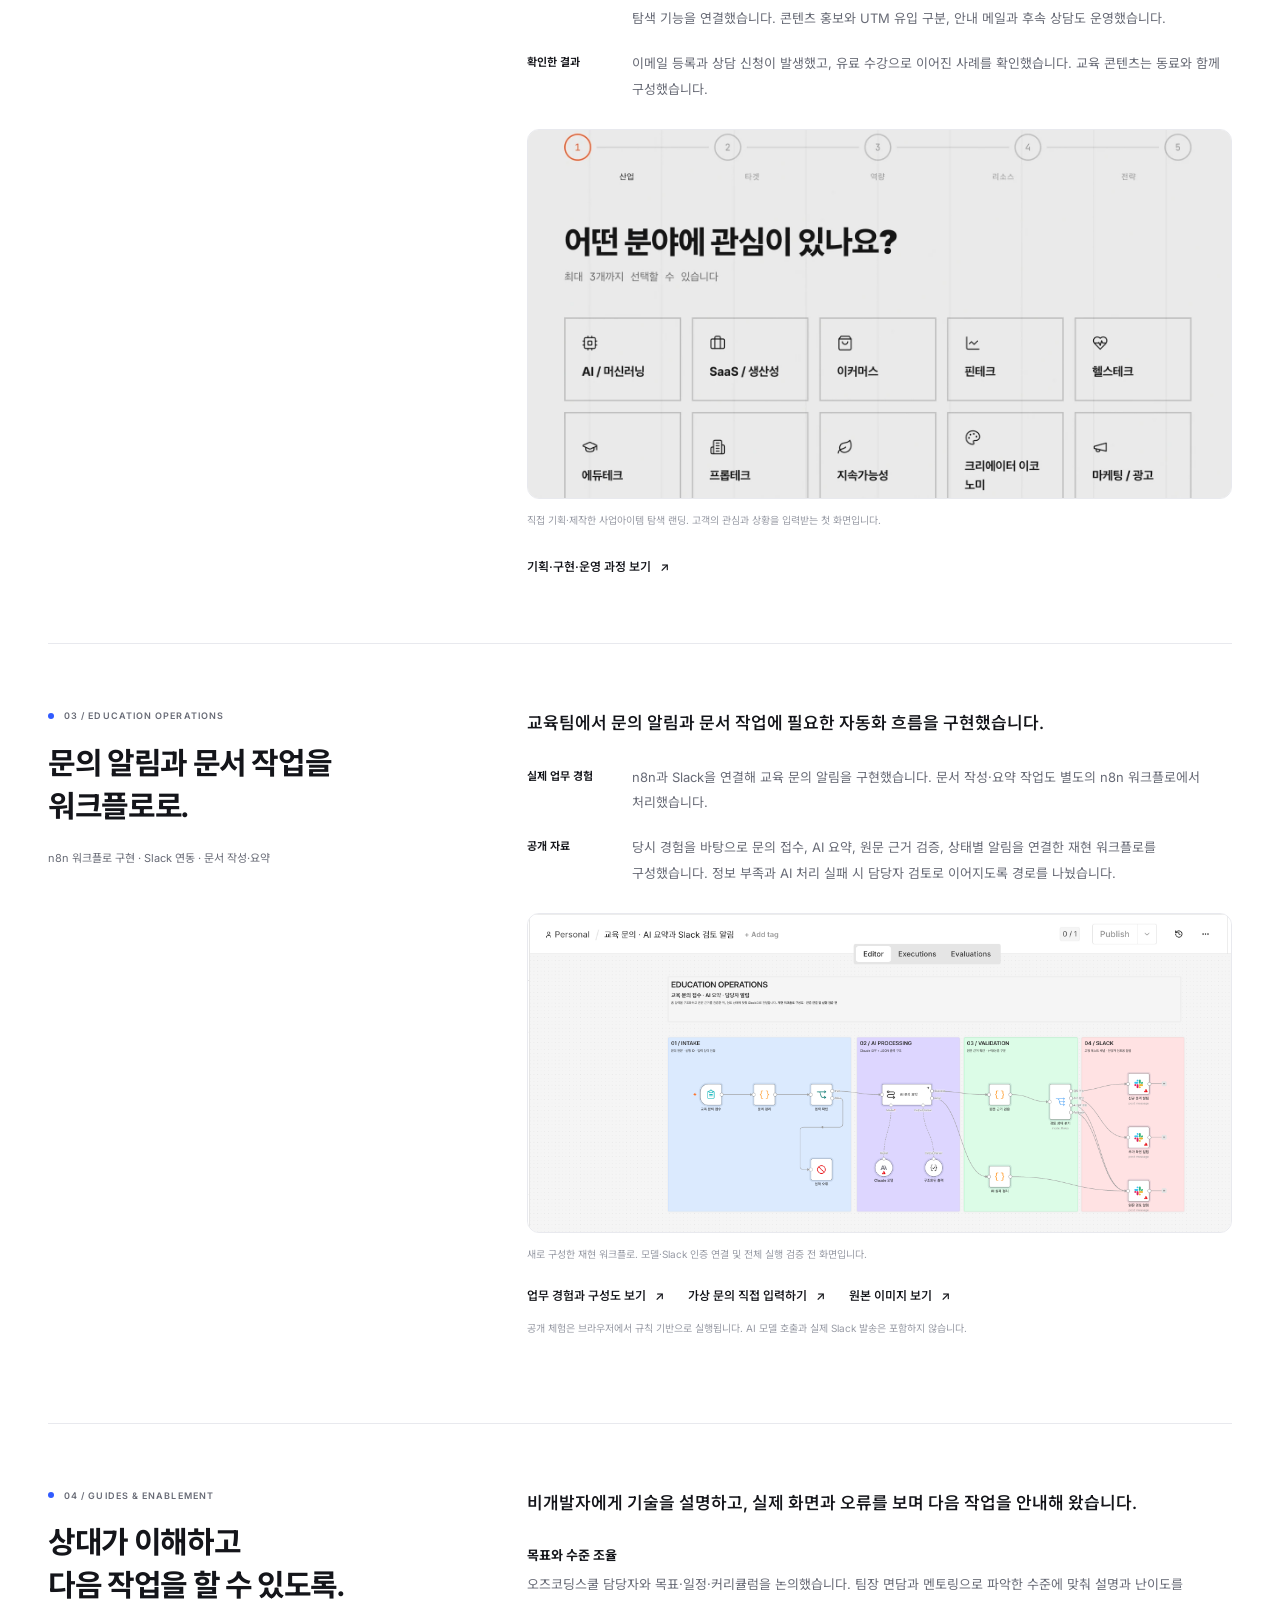
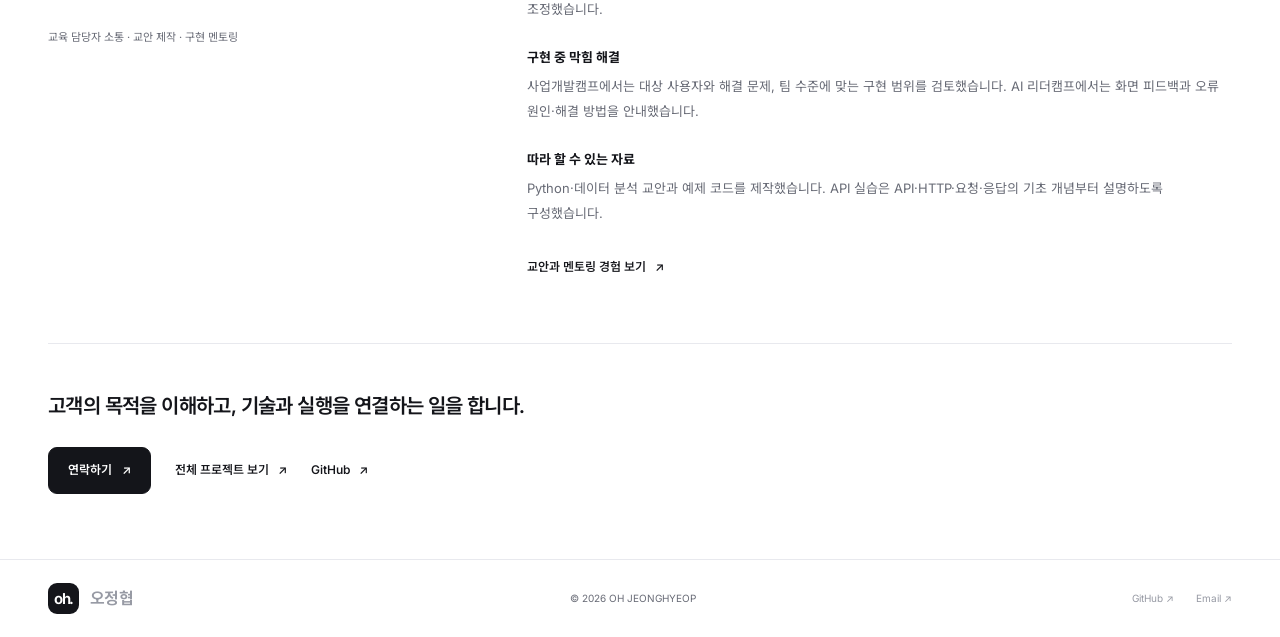
<file: customer-growth/index.html>
<!doctype html><html lang="ko"><head><meta charset="utf-8"><meta name="viewport" content="width=device-width,initial-scale=1"><title>오정협 — 고객 성장과 기술 활용 지원</title><meta name="description" content="고객의 문제를 작동하는 제품으로. 오정협의 서비스 기획·AI 구현·교육 포트폴리오."><meta name="theme-color" content="#ffffff"><meta property="og:title" content="오정협 — 고객 성장과 기술 활용 지원"><meta property="og:description" content="고객의 문제를 작동하는 제품으로. 직접 기획하고 구현한 프로젝트를 소개합니다."><link rel="icon" href="../assets/favicon.svg" type="image/svg+xml"><link rel="stylesheet" href="../assets/site.css"><script defer src="../assets/site.js"></script><link rel="stylesheet" href="../assets/customer-growth.css"></head><body><a class="skip-link" href="#main">본문으로 건너뛰기</a><header class="site-header"><div class="container header-inner"><a class="brand" href="../index.html" aria-label="오정협 홈"><span class="brand-mark" aria-hidden="true">oh.</span><span class="wordmark">오정협</span></a><button class="menu-button" aria-controls="site-nav" aria-expanded="false" aria-label="메뉴 열기">메뉴 <span>+</span></button><nav id="site-nav" aria-label="주요 메뉴"><a class="nav-link" href="../index.html#work">Work</a><a class="nav-link" href="../index.html#about">About</a><a class="nav-link" href="../resume/">Resume</a><a class="nav-link" href="../index.html#contact">Contact <span aria-hidden="true">↗</span></a></nav></div></header><main id="main" class="customer-growth">
  <section class="hero container cg-hero">
    <p class="hero-kicker">OH JEONGHYEOP · CUSTOMER GROWTH &amp; AI BUILDING</p>
    <h1 class="hero-title">고객의 목표를 이해하고,<br><span class="accent">실제 사용까지 연결합니다.</span></h1>
    <div class="cg-intro">
      <p>고객의 요구를 기능과 데이터로 정리하고, 직접 구현하며 사용 과정의 막힘을 해결합니다. 프론트엔드 개발을 바탕으로 고객 서비스 제작 지원, AI 교육사업 운영, 업무 자동화를 함께 해왔습니다.</p>
      <a class="button button-dark" href="#selected-work">대표 경험 보기 <span aria-hidden="true">↓</span></a>
    </div>
    <div class="cg-strengths" aria-label="주요 역량">
      <div><span>01 / CUSTOMER CONTEXT</span><h2>고객의 업무에서 출발</h2><p>목적과 필요한 기능을 듣고<br>구현 범위를 함께 정리합니다.</p></div>
      <div><span>02 / TECHNICAL EXECUTION</span><h2>기술로 실행을 지원</h2><p>화면·DB·API·워크플로를 연결하고<br>동작하지 않는 부분을 수정합니다.</p></div>
      <div><span>03 / ENABLEMENT</span><h2>이해와 사용까지 연결</h2><p>비개발자의 수준에 맞춰 설명하고<br>실습과 프로젝트 진행을 돕습니다.</p></div>
    </div>
  </section>

  <section id="selected-work" class="container cg-work">
    <div class="section-heading"><div><span class="section-index">SELECTED EXPERIENCE</span><h2>고객 가까이에서, 직접 실행한 일.</h2></div></div>
    <nav class="cg-index" aria-label="대표 경험 바로가기"><a href="#customer-solutions">01 고객 활용 지원</a><a href="#customer-journey">02 유입과 상담 운영</a><a href="#workflow">03 업무 자동화</a><a href="#guidance">04 가이드와 교육</a></nav>

    <article id="customer-solutions" class="cg-case">
      <div class="cg-case-heading"><p class="hero-kicker">01 / VIBE BUILDERS</p><h2>고객이 만든 화면을<br>실제 쓰는 서비스로.</h2><p class="cg-role">고객 요구 정리 · 제작 검수 · 데이터 연동 · 배포·활용 지원</p></div>
      <div class="cg-case-body">
        <p class="cg-lead">의사·변호사·사업자 고객이 AI로 만든 화면을 실제 업무에 활용하도록 지원했습니다.</p>
        <dl class="cg-story"><div><dt>고객의 상황</dt><dd>고객이 Claude로 직접 화면을 만들었지만, 실제 사용을 위해 기능과 데이터를 연결하고 오류를 해결해야 했습니다.</dd></div><div><dt>제가 한 일</dt><dd>필요한 기능을 함께 정리하고 화면을 검수·수정했습니다. ERDCloud로 테이블을 설계하고 Supabase DB·API를 연결했으며, 기능 변경에 따른 DB 수정과 배포 후 오류 해결을 맡았습니다.</dd></div><div><dt>확인한 결과</dt><dd>제작을 지원한 환자 검사결과·상담 관리 서비스를 의사 고객이 실제 업무에 사용하는 것을 확인했습니다.</dd></div></dl>
        <div class="cg-route" aria-label="본인 역할을 정리한 제작 지원 흐름"><span>요구 정리</span><b aria-hidden="true">→</b><span>화면 검수</span><b aria-hidden="true">→</b><span>DB·API 연결</span><b aria-hidden="true">→</b><span>배포·사용 지원</span></div>
        <p class="cg-caption">고객 참여형 제작 방식. 고객이 직접 만든 화면을 바탕으로 검수·수정과 구현을 지원했습니다.</p>
        <a class="text-link" href="../projects/vibe-builders.html">고객 요구와 구현 과정 보기 <span aria-hidden="true">↗</span></a>
      </div>
    </article>

    <article id="customer-journey" class="cg-case">
      <div class="cg-case-heading"><p class="hero-kicker">02 / BILLDERS</p><h2>관심에서 상담으로 이어지는<br>고객 경험을 만들었습니다.</h2><p class="cg-role">사업 기획·판매·운영 · 고객 접점 제작 · 유입 확인</p></div>
      <div class="cg-case-body">
        <p class="cg-lead">AI로 사업을 시작하고 싶지만 무엇을 만들지 고민하는 고객에게, 직접 아이디어를 탐색하는 경험을 제안했습니다.</p>
        <dl class="cg-story"><div><dt>고객의 상황</dt><dd>정보를 읽는 랜딩에서 이메일 등록 참여가 낮았습니다. 고객이 자신의 관심과 상황을 입력하고 사업아이템을 탐색할 수 있는 접점을 만들고자 했습니다.</dd></div><div><dt>제가 한 일</dt><dd>관심 분야·가용 자금 등을 선택하는 체험형 랜딩을 기획·제작했습니다. Railway에 n8n을 배포하고 웹훅으로 AI 탐색 기능을 연결했습니다. 콘텐츠 홍보와 UTM 유입 구분, 안내 메일과 후속 상담도 운영했습니다.</dd></div><div><dt>확인한 결과</dt><dd>이메일 등록과 상담 신청이 발생했고, 유료 수강으로 이어진 사례를 확인했습니다. 교육 콘텐츠는 동료와 함께 구성했습니다.</dd></div></dl>
        <figure class="evidence cg-evidence"><a href="../assets/ideafinder.webp" data-lightbox aria-label="직접 기획·제작한 사업아이템 탐색 랜딩 확대"><img src="../assets/ideafinder.webp" alt="고객이 관심 분야를 선택하는 사업아이템 탐색 랜딩 화면" width="1600" height="838" loading="lazy"></a><figcaption>직접 기획·제작한 사업아이템 탐색 랜딩. 고객의 관심과 상황을 입력받는 첫 화면입니다.</figcaption></figure>
        <a class="text-link" href="../projects/billders.html">기획·구현·운영 과정 보기 <span aria-hidden="true">↗</span></a>
      </div>
    </article>

    <article id="workflow" class="cg-case">
      <div class="cg-case-heading"><p class="hero-kicker">03 / EDUCATION OPERATIONS</p><h2>문의 알림과 문서 작업을<br>워크플로로.</h2><p class="cg-role">n8n 워크플로 구현 · Slack 연동 · 문서 작성·요약</p></div>
      <div class="cg-case-body">
        <p class="cg-lead">교육팀에서 문의 알림과 문서 작업에 필요한 자동화 흐름을 구현했습니다.</p>
        <dl class="cg-story"><div><dt>실제 업무 경험</dt><dd>n8n과 Slack을 연결해 교육 문의 알림을 구현했습니다. 문서 작성·요약 작업도 별도의 n8n 워크플로에서 처리했습니다.</dd></div><div><dt>공개 자료</dt><dd>당시 경험을 바탕으로 문의 접수, AI 요약, 원문 근거 검증, 상태별 알림을 연결한 재현 워크플로를 구성했습니다. 정보 부족과 AI 처리 실패 시 담당자 검토로 이어지도록 경로를 나눴습니다.</dd></div></dl>
        <figure class="evidence cg-evidence"><a href="../assets/education-ai-slack-workflow.png" data-lightbox aria-label="교육 문의 재현 워크플로 구성도 확대"><img src="../assets/education-ai-slack-workflow.png" alt="문의 접수, AI 처리, 원문 검증, Slack 알림의 네 구역으로 구성된 n8n 재현 워크플로" width="2318" height="1048" loading="lazy"></a><figcaption>새로 구성한 재현 워크플로. 모델·Slack 인증 연결 및 전체 실행 검증 전 화면입니다.</figcaption></figure>
        <div class="cg-links"><a class="text-link" href="../projects/education-automation.html">업무 경험과 구성도 보기 <span aria-hidden="true">↗</span></a><a class="text-link" href="../demos/education-inquiry/">가상 문의 직접 입력하기 <span aria-hidden="true">↗</span></a><a class="text-link" href="../assets/education-ai-slack-workflow.png" target="_blank" rel="noopener noreferrer">원본 이미지 보기 <span aria-hidden="true">↗</span></a></div>
        <p class="cg-caption">공개 체험은 브라우저에서 규칙 기반으로 실행됩니다. AI 모델 호출과 실제 Slack 발송은 포함하지 않습니다.</p>
      </div>
    </article>

    <article id="guidance" class="cg-case cg-case-last">
      <div class="cg-case-heading"><p class="hero-kicker">04 / GUIDES &amp; ENABLEMENT</p><h2>상대가 이해하고<br>다음 작업을 할 수 있도록.</h2><p class="cg-role">교육 담당자 소통 · 교안 제작 · 구현 멘토링</p></div>
      <div class="cg-case-body">
        <p class="cg-lead">비개발자에게 기술을 설명하고, 실제 화면과 오류를 보며 다음 작업을 안내해 왔습니다.</p>
        <ul class="cg-guide-list"><li><strong>목표와 수준 조율</strong><span>오즈코딩스쿨 담당자와 목표·일정·커리큘럼을 논의했습니다. 팀장 면담과 멘토링으로 파악한 수준에 맞춰 설명과 난이도를 조정했습니다.</span></li><li><strong>구현 중 막힘 해결</strong><span>사업개발캠프에서는 대상 사용자와 해결 문제, 팀 수준에 맞는 구현 범위를 검토했습니다. AI 리더캠프에서는 화면 피드백과 오류 원인·해결 방법을 안내했습니다.</span></li><li><strong>따라 할 수 있는 자료</strong><span>Python·데이터 분석 교안과 예제 코드를 제작했습니다. API 실습은 API·HTTP·요청·응답의 기초 개념부터 설명하도록 구성했습니다.</span></li></ul>
        <a class="text-link" href="../projects/education.html">교안과 멘토링 경험 보기 <span aria-hidden="true">↗</span></a>
      </div>
    </article>
  </section>

  <section class="container cg-end"><p>고객의 목적을 이해하고, 기술과 실행을 연결하는 일을 합니다.</p><div class="cg-links"><a class="button button-dark" href="mailto:hyuphaqu@gmail.com">연락하기 <span aria-hidden="true">↗</span></a><a class="text-link" href="../index.html#work">전체 프로젝트 보기 <span aria-hidden="true">↗</span></a><a class="text-link" href="https://github.com/hyuphaqu" target="_blank" rel="noopener noreferrer">GitHub <span aria-hidden="true">↗</span></a></div></section>
</main>
<footer class="site-footer"><div class="container footer-inner"><a class="brand" href="../index.html"><span class="brand-mark" aria-hidden="true">oh.</span><span class="wordmark">오정협</span></a><p>© 2026 OH JEONGHYEOP</p><div class="footer-links"><a href="https://github.com/hyuphaqu" target="_blank" rel="noopener noreferrer">GitHub <span aria-hidden="true">↗</span></a><a href="mailto:hyuphaqu@gmail.com">Email <span aria-hidden="true">↗</span></a></div></div></footer><div class="toast" role="status" aria-live="polite"></div></body></html>
</file>
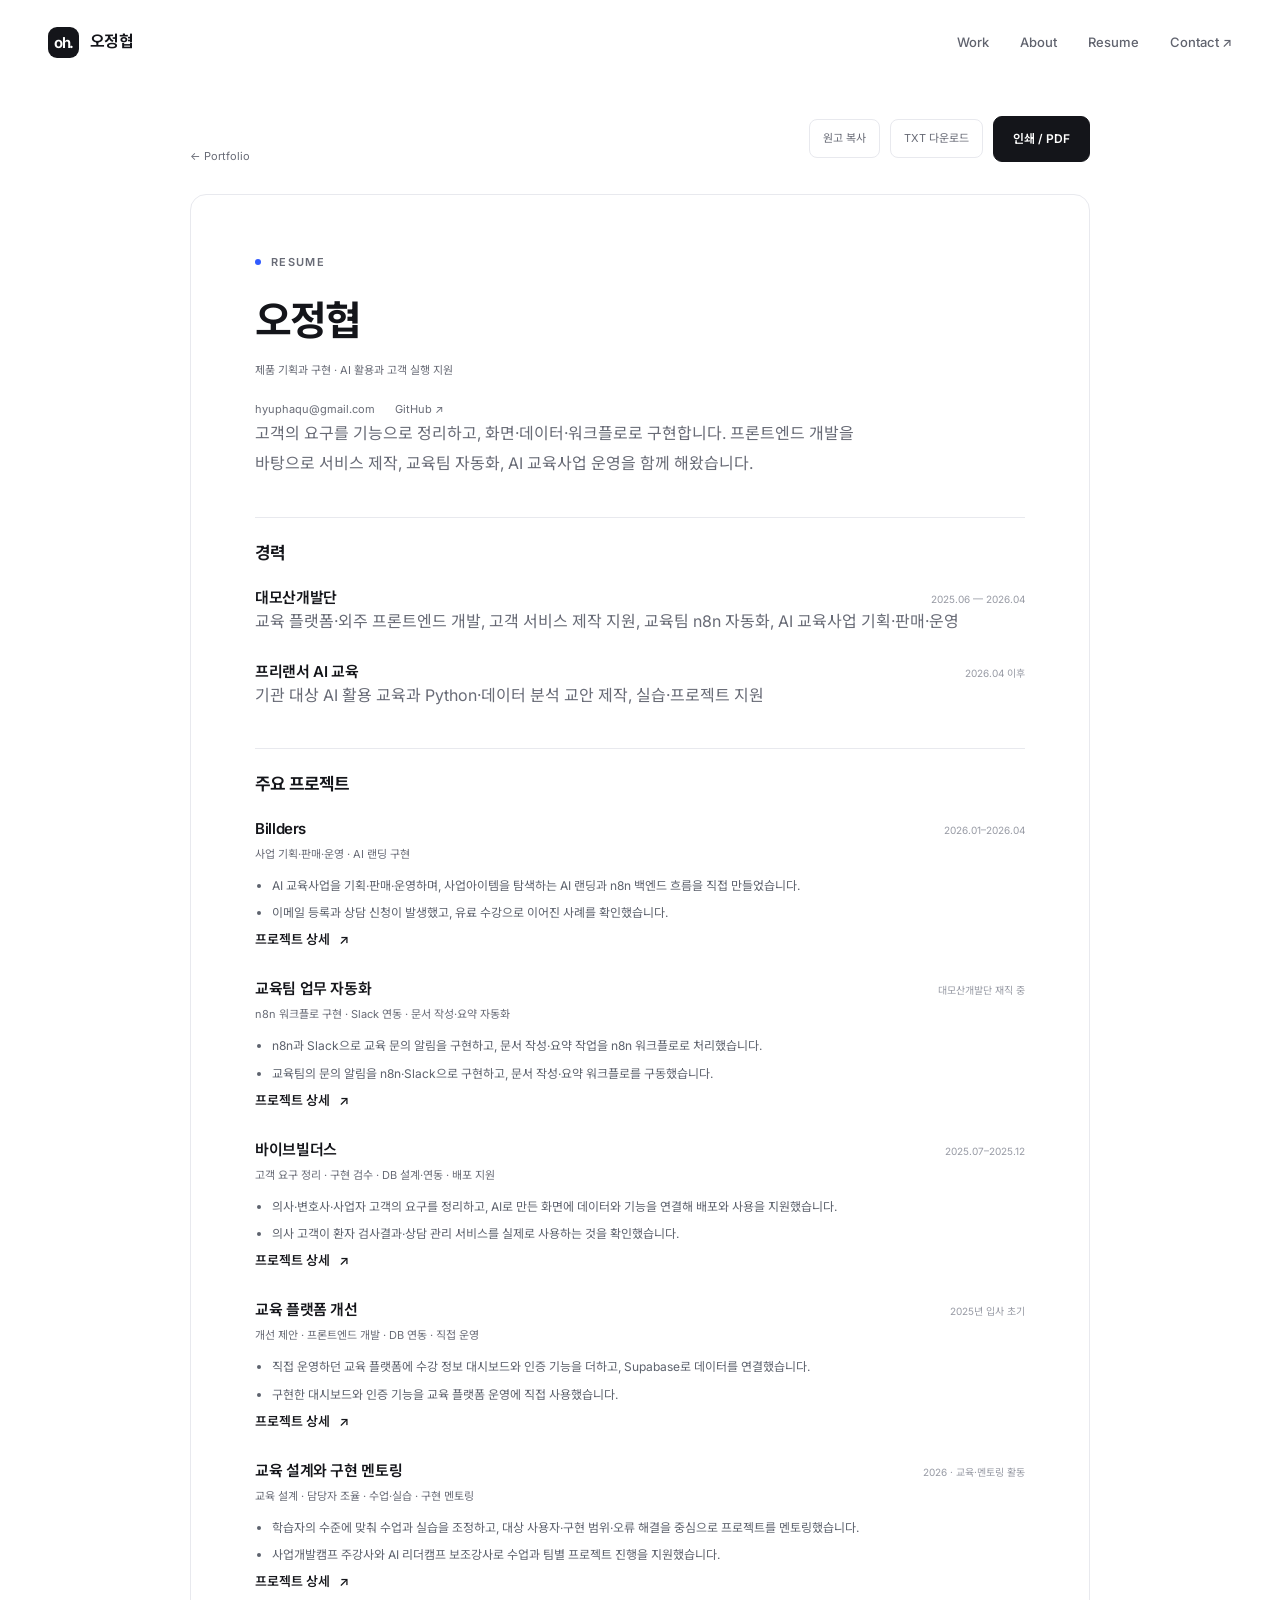
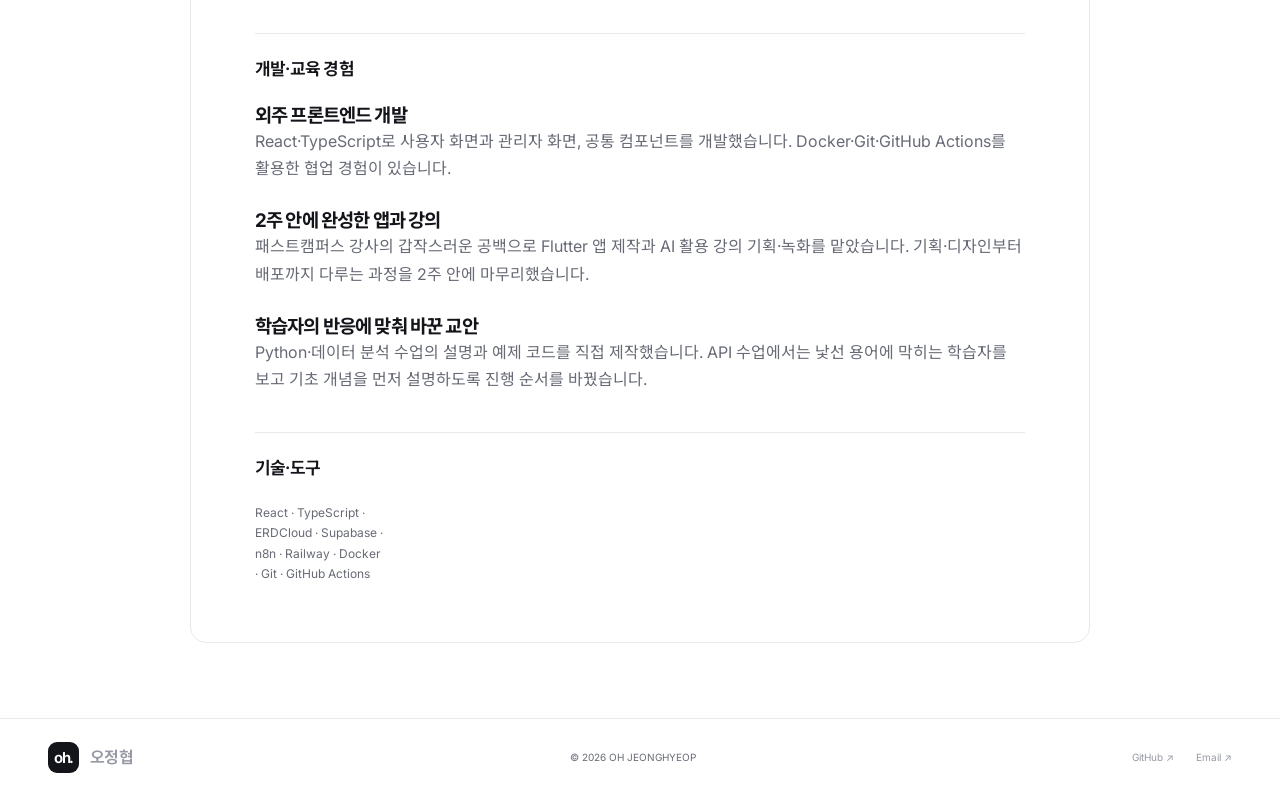
<file: resume/index.html>
<!doctype html><html lang="ko"><head><meta charset="utf-8"><meta name="viewport" content="width=device-width,initial-scale=1"><title>오정협 — 이력서</title><meta name="description" content="고객의 문제를 작동하는 제품으로. 오정협의 서비스 기획·AI 구현·교육 포트폴리오."><meta name="theme-color" content="#ffffff"><meta property="og:title" content="오정협 — 이력서"><meta property="og:description" content="고객의 문제를 작동하는 제품으로. 직접 기획하고 구현한 프로젝트를 소개합니다."><link rel="icon" href="../assets/favicon.svg" type="image/svg+xml"><link rel="stylesheet" href="../assets/site.css"><script defer src="../assets/site.js"></script></head><body><a class="skip-link" href="#main">본문으로 건너뛰기</a><header class="site-header"><div class="container header-inner"><a class="brand" href="../index.html" aria-label="오정협 홈"><span class="brand-mark" aria-hidden="true">oh.</span><span class="wordmark">오정협</span></a><button class="menu-button" aria-controls="site-nav" aria-expanded="false" aria-label="메뉴 열기">메뉴 <span>+</span></button><nav id="site-nav" aria-label="주요 메뉴"><a class="nav-link" href="../index.html#work">Work</a><a class="nav-link" href="../index.html#about">About</a><a class="nav-link" href="../resume/">Resume</a><a class="nav-link" href="../index.html#contact">Contact <span aria-hidden="true">↗</span></a></nav></div></header><main id="main" class="container resume-shell"><div class="resume-toolbar"><a class="case-back" href="../index.html">← Portfolio</a><div class="resume-actions"><button class="copy-button" data-copy-resume>원고 복사</button><a class="copy-button" href="../downloads/resume.txt" download>TXT 다운로드</a><button class="button button-dark" data-print>인쇄 / PDF</button></div></div><article class="resume-document"><p class="hero-kicker">RESUME</p><h1>오정협</h1><p class="resume-role">제품 기획과 구현 · AI 활용과 고객 실행 지원</p><div class="resume-contact"><a href="mailto:hyuphaqu@gmail.com">hyuphaqu@gmail.com</a><a href="https://github.com/hyuphaqu">GitHub ↗</a></div><p class="resume-intro">고객의 요구를 기능으로 정리하고, 화면·데이터·워크플로로 구현합니다. 프론트엔드 개발을 바탕으로 서비스 제작, 교육팀 자동화, AI 교육사업 운영을 함께 해왔습니다.</p><section class="resume-section"><h2>경력</h2><article class="resume-item"><div class="resume-item-top"><h3>대모산개발단</h3><time>2025.06 — 2026.04</time></div><p>교육 플랫폼·외주 프론트엔드 개발, 고객 서비스 제작 지원, 교육팀 n8n 자동화, AI 교육사업 기획·판매·운영</p></article><article class="resume-item"><div class="resume-item-top"><h3>프리랜서 AI 교육</h3><time>2026.04 이후</time></div><p>기관 대상 AI 활용 교육과 Python·데이터 분석 교안 제작, 실습·프로젝트 지원</p></article></section><section class="resume-section"><h2>주요 프로젝트</h2><article class="resume-item"><div class="resume-item-top"><h3>Billders</h3><time>2026.01–2026.04</time></div><p class="resume-role">사업 기획·판매·운영 · AI 랜딩 구현</p><ul><li>AI 교육사업을 기획·판매·운영하며, 사업아이템을 탐색하는 AI 랜딩과 n8n 백엔드 흐름을 직접 만들었습니다.</li><li>이메일 등록과 상담 신청이 발생했고, 유료 수강으로 이어진 사례를 확인했습니다.</li></ul><a class="text-link" href="../projects/billders.html">프로젝트 상세 <span aria-hidden="true">↗</span></a></article><article class="resume-item"><div class="resume-item-top"><h3>교육팀 업무 자동화</h3><time>대모산개발단 재직 중</time></div><p class="resume-role">n8n 워크플로 구현 · Slack 연동 · 문서 작성·요약 자동화</p><ul><li>n8n과 Slack으로 교육 문의 알림을 구현하고, 문서 작성·요약 작업을 n8n 워크플로로 처리했습니다.</li><li>교육팀의 문의 알림을 n8n·Slack으로 구현하고, 문서 작성·요약 워크플로를 구동했습니다.</li></ul><a class="text-link" href="../projects/education-automation.html">프로젝트 상세 <span aria-hidden="true">↗</span></a></article><article class="resume-item"><div class="resume-item-top"><h3>바이브빌더스</h3><time>2025.07–2025.12</time></div><p class="resume-role">고객 요구 정리 · 구현 검수 · DB 설계·연동 · 배포 지원</p><ul><li>의사·변호사·사업자 고객의 요구를 정리하고, AI로 만든 화면에 데이터와 기능을 연결해 배포와 사용을 지원했습니다.</li><li>의사 고객이 환자 검사결과·상담 관리 서비스를 실제로 사용하는 것을 확인했습니다.</li></ul><a class="text-link" href="../projects/vibe-builders.html">프로젝트 상세 <span aria-hidden="true">↗</span></a></article><article class="resume-item"><div class="resume-item-top"><h3>교육 플랫폼 개선</h3><time>2025년 입사 초기</time></div><p class="resume-role">개선 제안 · 프론트엔드 개발 · DB 연동 · 직접 운영</p><ul><li>직접 운영하던 교육 플랫폼에 수강 정보 대시보드와 인증 기능을 더하고, Supabase로 데이터를 연결했습니다.</li><li>구현한 대시보드와 인증 기능을 교육 플랫폼 운영에 직접 사용했습니다.</li></ul><a class="text-link" href="../projects/platform.html">프로젝트 상세 <span aria-hidden="true">↗</span></a></article><article class="resume-item"><div class="resume-item-top"><h3>교육 설계와 구현 멘토링</h3><time>2026 · 교육·멘토링 활동</time></div><p class="resume-role">교육 설계 · 담당자 조율 · 수업·실습 · 구현 멘토링</p><ul><li>학습자의 수준에 맞춰 수업과 실습을 조정하고, 대상 사용자·구현 범위·오류 해결을 중심으로 프로젝트를 멘토링했습니다.</li><li>사업개발캠프 주강사와 AI 리더캠프 보조강사로 수업과 팀별 프로젝트 진행을 지원했습니다.</li></ul><a class="text-link" href="../projects/education.html">프로젝트 상세 <span aria-hidden="true">↗</span></a></article></section><section class="resume-section"><h2>개발·교육 경험</h2><article class="resume-item"><h3>외주 프론트엔드 개발</h3><p>React·TypeScript로 사용자 화면과 관리자 화면, 공통 컴포넌트를 개발했습니다. Docker·Git·GitHub Actions를 활용한 협업 경험이 있습니다.</p></article><article class="resume-item"><h3>2주 안에 완성한 앱과 강의</h3><p>패스트캠퍼스 강사의 갑작스러운 공백으로 Flutter 앱 제작과 AI 활용 강의 기획·녹화를 맡았습니다. 기획·디자인부터 배포까지 다루는 과정을 2주 안에 마무리했습니다.</p></article><article class="resume-item"><h3>학습자의 반응에 맞춰 바꾼 교안</h3><p>Python·데이터 분석 수업의 설명과 예제 코드를 직접 제작했습니다. API 수업에서는 낯선 용어에 막히는 학습자를 보고 기초 개념을 먼저 설명하도록 진행 순서를 바꿨습니다.</p></article></section><section class="resume-section"><h2>기술·도구</h2><p class="resume-skills">React · TypeScript · ERDCloud · Supabase · n8n · Railway · Docker · Git · GitHub Actions</p></section></article><textarea id="resume-copy-source" hidden>오정협
제품 기획과 구현
hyuphaqu@gmail.com
https://github.com/hyuphaqu

고객의 요구를 기능으로 정리하고, 화면·데이터·워크플로로 구현합니다. 프론트엔드 개발을 바탕으로 서비스 제작, 교육팀 자동화, AI 교육사업 운영을 함께 해왔습니다.

경력
대모산개발단
2025.06 — 2026.04
교육 플랫폼·외주 프론트엔드 개발, 고객 서비스 제작 지원, 교육팀 n8n 자동화, AI 교육사업 기획·판매·운영

프리랜서 AI 교육
2026.04 이후
기관 대상 AI 활용 교육과 Python·데이터 분석 교안 제작, 실습·프로젝트 지원

Billders
2026.01–2026.04
사업 기획·판매·운영 · AI 랜딩 구현
AI 교육사업을 기획·판매·운영하며, 사업아이템을 탐색하는 AI 랜딩과 n8n 백엔드 흐름을 직접 만들었습니다.
이메일 등록과 상담 신청이 발생했고, 유료 수강으로 이어진 사례를 확인했습니다.

교육팀 업무 자동화
대모산개발단 재직 중
n8n 워크플로 구현 · Slack 연동 · 문서 작성·요약 자동화
n8n과 Slack으로 교육 문의 알림을 구현하고, 문서 작성·요약 작업을 n8n 워크플로로 처리했습니다.
교육팀의 문의 알림을 n8n·Slack으로 구현하고, 문서 작성·요약 워크플로를 구동했습니다.

바이브빌더스
2025.07–2025.12
고객 요구 정리 · 구현 검수 · DB 설계·연동 · 배포 지원
의사·변호사·사업자 고객의 요구를 정리하고, AI로 만든 화면에 데이터와 기능을 연결해 배포와 사용을 지원했습니다.
의사 고객이 환자 검사결과·상담 관리 서비스를 실제로 사용하는 것을 확인했습니다.

교육 플랫폼 개선
2025년 입사 초기
개선 제안 · 프론트엔드 개발 · DB 연동 · 직접 운영
직접 운영하던 교육 플랫폼에 수강 정보 대시보드와 인증 기능을 더하고, Supabase로 데이터를 연결했습니다.
구현한 대시보드와 인증 기능을 교육 플랫폼 운영에 직접 사용했습니다.

교육 설계와 구현 멘토링
2026 · 교육·멘토링 활동
교육 설계 · 담당자 조율 · 수업·실습 · 구현 멘토링
학습자의 수준에 맞춰 수업과 실습을 조정하고, 대상 사용자·구현 범위·오류 해결을 중심으로 프로젝트를 멘토링했습니다.
사업개발캠프 주강사와 AI 리더캠프 보조강사로 수업과 팀별 프로젝트 진행을 지원했습니다.

2주 안에 완성한 앱과 강의
패스트캠퍼스 강사의 갑작스러운 공백으로 Flutter 앱 제작과 AI 활용 강의 기획·녹화를 맡았습니다. 기획·디자인부터 배포까지 다루는 과정을 2주 안에 마무리했습니다.

학습자의 반응에 맞춰 바꾼 교안
Python·데이터 분석 수업의 설명과 예제 코드를 직접 제작했습니다. API 수업에서는 낯선 용어에 막히는 학습자를 보고 기초 개념을 먼저 설명하도록 진행 순서를 바꿨습니다.

프론트엔드 개발
React·TypeScript로 사용자 화면과 관리자 화면, 공통 컴포넌트를 개발했습니다. Docker·Git·GitHub Actions를 활용한 협업 경험이 있습니다.

기술·도구
React · TypeScript · ERDCloud · Supabase · n8n · Railway · Docker · Git · GitHub Actions
</textarea></main><footer class="site-footer"><div class="container footer-inner"><a class="brand" href="../index.html"><span class="brand-mark" aria-hidden="true">oh.</span><span class="wordmark">오정협</span></a><p>© 2026 OH JEONGHYEOP</p><div class="footer-links"><a href="https://github.com/hyuphaqu" target="_blank" rel="noopener noreferrer">GitHub <span aria-hidden="true">↗</span></a><a href="mailto:hyuphaqu@gmail.com">Email <span aria-hidden="true">↗</span></a></div></div></footer><div class="toast" role="status" aria-live="polite"></div></body></html>
</file>
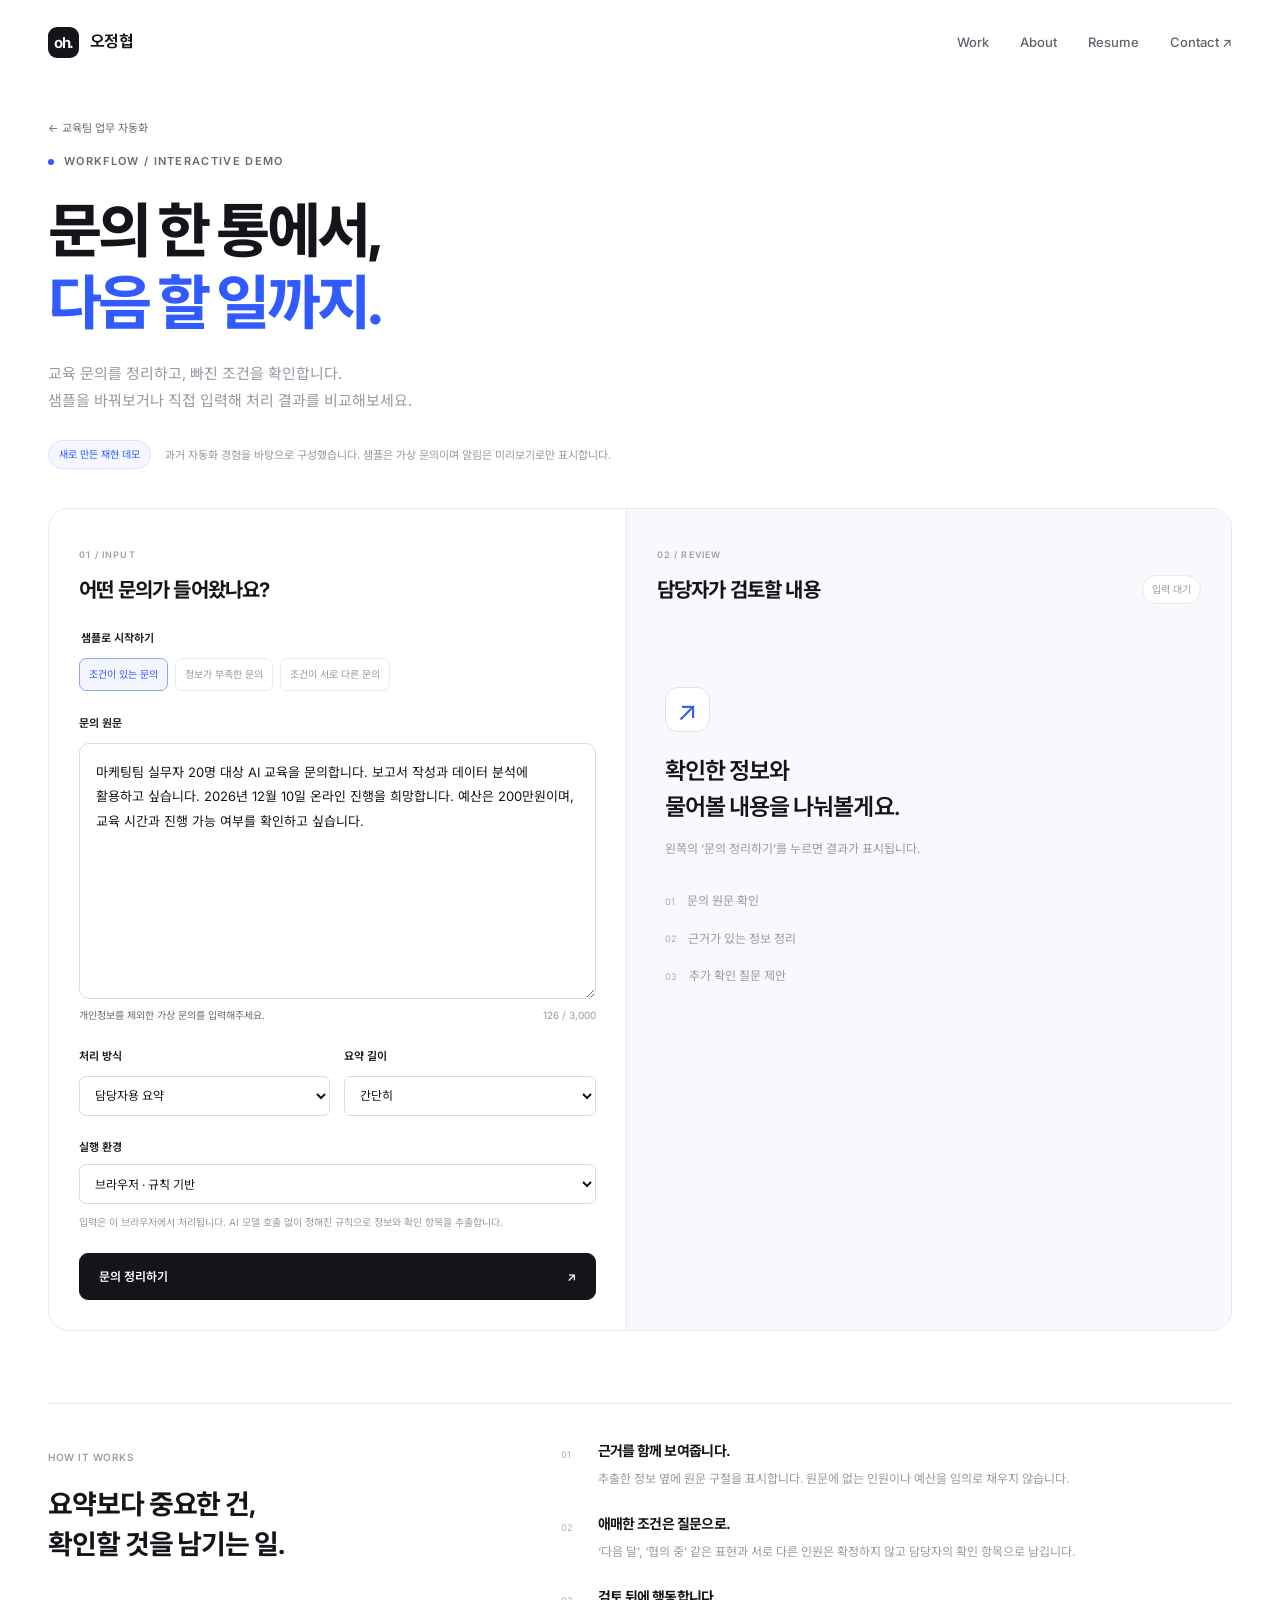
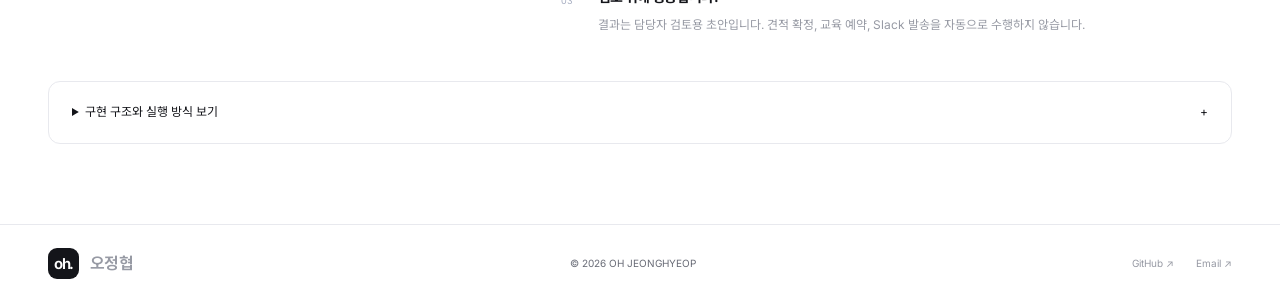
<file: demos/education-inquiry/index.html>
<!doctype html><html lang="ko"><head><meta charset="utf-8"><meta name="viewport" content="width=device-width,initial-scale=1"><title>교육 문의 워크플로 데모 — 오정협</title><meta name="description" content="고객의 문제를 작동하는 제품으로. 오정협의 서비스 기획·AI 구현·교육 포트폴리오."><meta name="theme-color" content="#ffffff"><meta property="og:title" content="교육 문의 워크플로 데모 — 오정협"><meta property="og:description" content="고객의 문제를 작동하는 제품으로. 직접 기획하고 구현한 프로젝트를 소개합니다."><link rel="icon" href="../../assets/favicon.svg" type="image/svg+xml"><link rel="stylesheet" href="../../assets/site.css"><script defer src="../../assets/site.js"></script><link rel="stylesheet" href="../../assets/inquiry-demo.css"><script type="module" src="../../assets/inquiry-demo.js"></script></head><body><a class="skip-link" href="#main">본문으로 건너뛰기</a><header class="site-header"><div class="container header-inner"><a class="brand" href="../../index.html" aria-label="오정협 홈"><span class="brand-mark" aria-hidden="true">oh.</span><span class="wordmark">오정협</span></a><button class="menu-button" aria-controls="site-nav" aria-expanded="false" aria-label="메뉴 열기">메뉴 <span>+</span></button><nav id="site-nav" aria-label="주요 메뉴"><a class="nav-link" href="../../index.html#work">Work</a><a class="nav-link" href="../../index.html#about">About</a><a class="nav-link" href="../../resume/">Resume</a><a class="nav-link" href="../../index.html#contact">Contact <span aria-hidden="true">↗</span></a></nav></div></header><main id="main" class="container inquiry-page">
<a class="case-back" href="../../projects/education-automation.html">← 교육팀 업무 자동화</a>
<header class="inquiry-header"><p class="hero-kicker">WORKFLOW / INTERACTIVE DEMO</p><h1>문의 한 통에서,<br><span class="accent">다음 할 일까지.</span></h1><p class="inquiry-lead">교육 문의를 정리하고, 빠진 조건을 확인합니다.<br>샘플을 바꿔보거나 직접 입력해 처리 결과를 비교해보세요.</p><div class="demo-provenance"><span class="demo-badge">새로 만든 재현 데모</span><p>과거 자동화 경험을 바탕으로 구성했습니다. 샘플은 가상 문의이며 알림은 미리보기로만 표시합니다.</p></div></header>
<section class="inquiry-workspace" aria-label="교육 문의 처리 체험">
<form id="inquiry-form" class="inquiry-input-panel" novalidate>
<div class="panel-heading"><span class="section-index">01 / INPUT</span><h2>어떤 문의가 들어왔나요?</h2></div>
<fieldset class="sample-picker"><legend>샘플로 시작하기</legend><div class="sample-buttons"><button type="button" data-sample="complete" class="sample-chip" aria-pressed="true">조건이 있는 문의</button><button type="button" data-sample="missing" class="sample-chip" aria-pressed="false">정보가 부족한 문의</button><button type="button" data-sample="conflict" class="sample-chip" aria-pressed="false">조건이 서로 다른 문의</button></div></fieldset>
<label class="field-label" for="inquiry-text">문의 원문</label><textarea id="inquiry-text" name="inquiry_text" maxlength="3000" rows="9" aria-describedby="input-help character-count" required></textarea>
<div class="input-meta"><p id="input-help">개인정보를 제외한 가상 문의를 입력해주세요.</p><span id="character-count">0 / 3,000</span></div>
<div class="demo-options"><div><label class="field-label" for="processing-mode">처리 방식</label><select id="processing-mode" name="mode"><option value="summary">담당자용 요약</option><option value="notification">문의 알림 문안</option></select></div><div><label class="field-label" for="summary-detail">요약 길이</label><select id="summary-detail" name="detail"><option value="brief">간단히</option><option value="detailed">자세히</option></select></div></div>
<div class="runtime-choice"><div><label class="field-label" for="runtime-mode">실행 환경</label><select id="runtime-mode"><option value="browser">브라우저 · 규칙 기반</option><option value="n8n" disabled>n8n 웹훅 · 연결 확인 중</option></select></div><p id="runtime-help">입력은 이 브라우저에서 처리됩니다. AI 모델 호출 없이 정해진 규칙으로 정보와 확인 항목을 추출합니다.</p></div>
<button class="button button-dark demo-submit" type="submit" id="run-demo">문의 정리하기 <span aria-hidden="true">↗</span></button>
<p class="input-error" id="input-error" role="alert" hidden></p>
</form>
<div class="inquiry-output-panel" id="output-panel" aria-busy="false">
<div class="panel-heading"><span class="section-index">02 / REVIEW</span><div class="output-heading-row"><h2>담당자가 검토할 내용</h2><span class="run-state" id="run-state">입력 대기</span></div></div>
<div id="result-empty" class="result-empty"><span aria-hidden="true">↗</span><h3>확인한 정보와<br>물어볼 내용을 나눠볼게요.</h3><p>왼쪽의 ‘문의 정리하기’를 누르면 결과가 표시됩니다.</p><ol><li>문의 원문 확인</li><li>근거가 있는 정보 정리</li><li>추가 확인 질문 제안</li></ol></div>
<div id="result-content" hidden><div class="result-summary"><span class="result-label" id="summary-label">문의 요약</span><h3 id="result-summary"></h3><p class="result-origin" id="result-origin"></p></div><section class="result-section"><h3>원문에서 확인한 정보</h3><div id="result-facts"></div></section><section class="result-section confirmation-section"><h3>다음에 확인할 내용</h3><ul id="result-confirmation"></ul></section><section class="result-next"><span class="result-label">NEXT ACTION</span><p id="result-next-action"></p></section><details class="notification-details" id="notification-details"><summary>알림 문안 미리보기 <span>외부 발송 없음</span></summary><pre id="notification-preview"></pre></details><div class="result-actions"><button type="button" class="copy-button" id="copy-result">검토 내용 복사</button><button type="button" class="copy-button" id="download-result">JSON 다운로드</button></div><p class="execution-meta" id="execution-meta"></p></div>
<p id="demo-status" class="demo-status" role="status" aria-live="polite"></p>
</div>
</section>
<section class="demo-explanation"><div><span class="section-index">HOW IT WORKS</span><h2>요약보다 중요한 건,<br>확인할 것을 남기는 일.</h2></div><div class="demo-principles"><article><span>01</span><h3>근거를 함께 보여줍니다.</h3><p>추출한 정보 옆에 원문 구절을 표시합니다. 원문에 없는 인원이나 예산을 임의로 채우지 않습니다.</p></article><article><span>02</span><h3>애매한 조건은 질문으로.</h3><p>‘다음 달’, ‘협의 중’ 같은 표현과 서로 다른 인원은 확정하지 않고 담당자의 확인 항목으로 남깁니다.</p></article><article><span>03</span><h3>검토 뒤에 행동합니다.</h3><p>결과는 담당자 검토용 초안입니다. 견적 확정, 교육 예약, Slack 발송을 자동으로 수행하지 않습니다.</p></article></div></section>
<details class="demo-architecture"><summary>구현 구조와 실행 방식 보기 <span aria-hidden="true">+</span></summary><div class="architecture-body"><p>브라우저 체험은 실제 입력을 규칙 기반으로 처리합니다. AI 생성 결과나 n8n 실행 결과로 표시하지 않습니다. n8n 연결 환경에서는 같은 입력이 웹훅을 거쳐 처리되고, 요청 ID와 소요 시간을 확인할 수 있습니다.</p><div class="architecture-flow"><span>문의 입력</span><b>→</b><span>입력 검사</span><b>→</b><span>정보·근거 추출</span><b>→</b><span>검토용 초안</span></div><p>n8n에서 실제 모델 호출은 이 버전에 포함하지 않았습니다. 공개 샘플을 재현한 구현이며 과거 회사의 원본 워크플로가 아닙니다.</p><div class="resource-links"><a class="text-link" href="../../integrations/education-inquiry/workflow.json" download>n8n 워크플로 JSON ↗</a><a class="text-link" href="../../projects/education-automation.html">당시 경험 자세히 보기 ↗</a></div></div></details>
<noscript><p class="input-error">이 데모는 JavaScript가 필요합니다. JavaScript를 켜면 브라우저에서 문의 처리를 체험할 수 있습니다.</p></noscript>
</main>
<footer class="site-footer"><div class="container footer-inner"><a class="brand" href="../../index.html"><span class="brand-mark" aria-hidden="true">oh.</span><span class="wordmark">오정협</span></a><p>© 2026 OH JEONGHYEOP</p><div class="footer-links"><a href="https://github.com/hyuphaqu" target="_blank" rel="noopener noreferrer">GitHub <span aria-hidden="true">↗</span></a><a href="mailto:hyuphaqu@gmail.com">Email <span aria-hidden="true">↗</span></a></div></div></footer><div class="toast" role="status" aria-live="polite"></div></body></html>
</file>
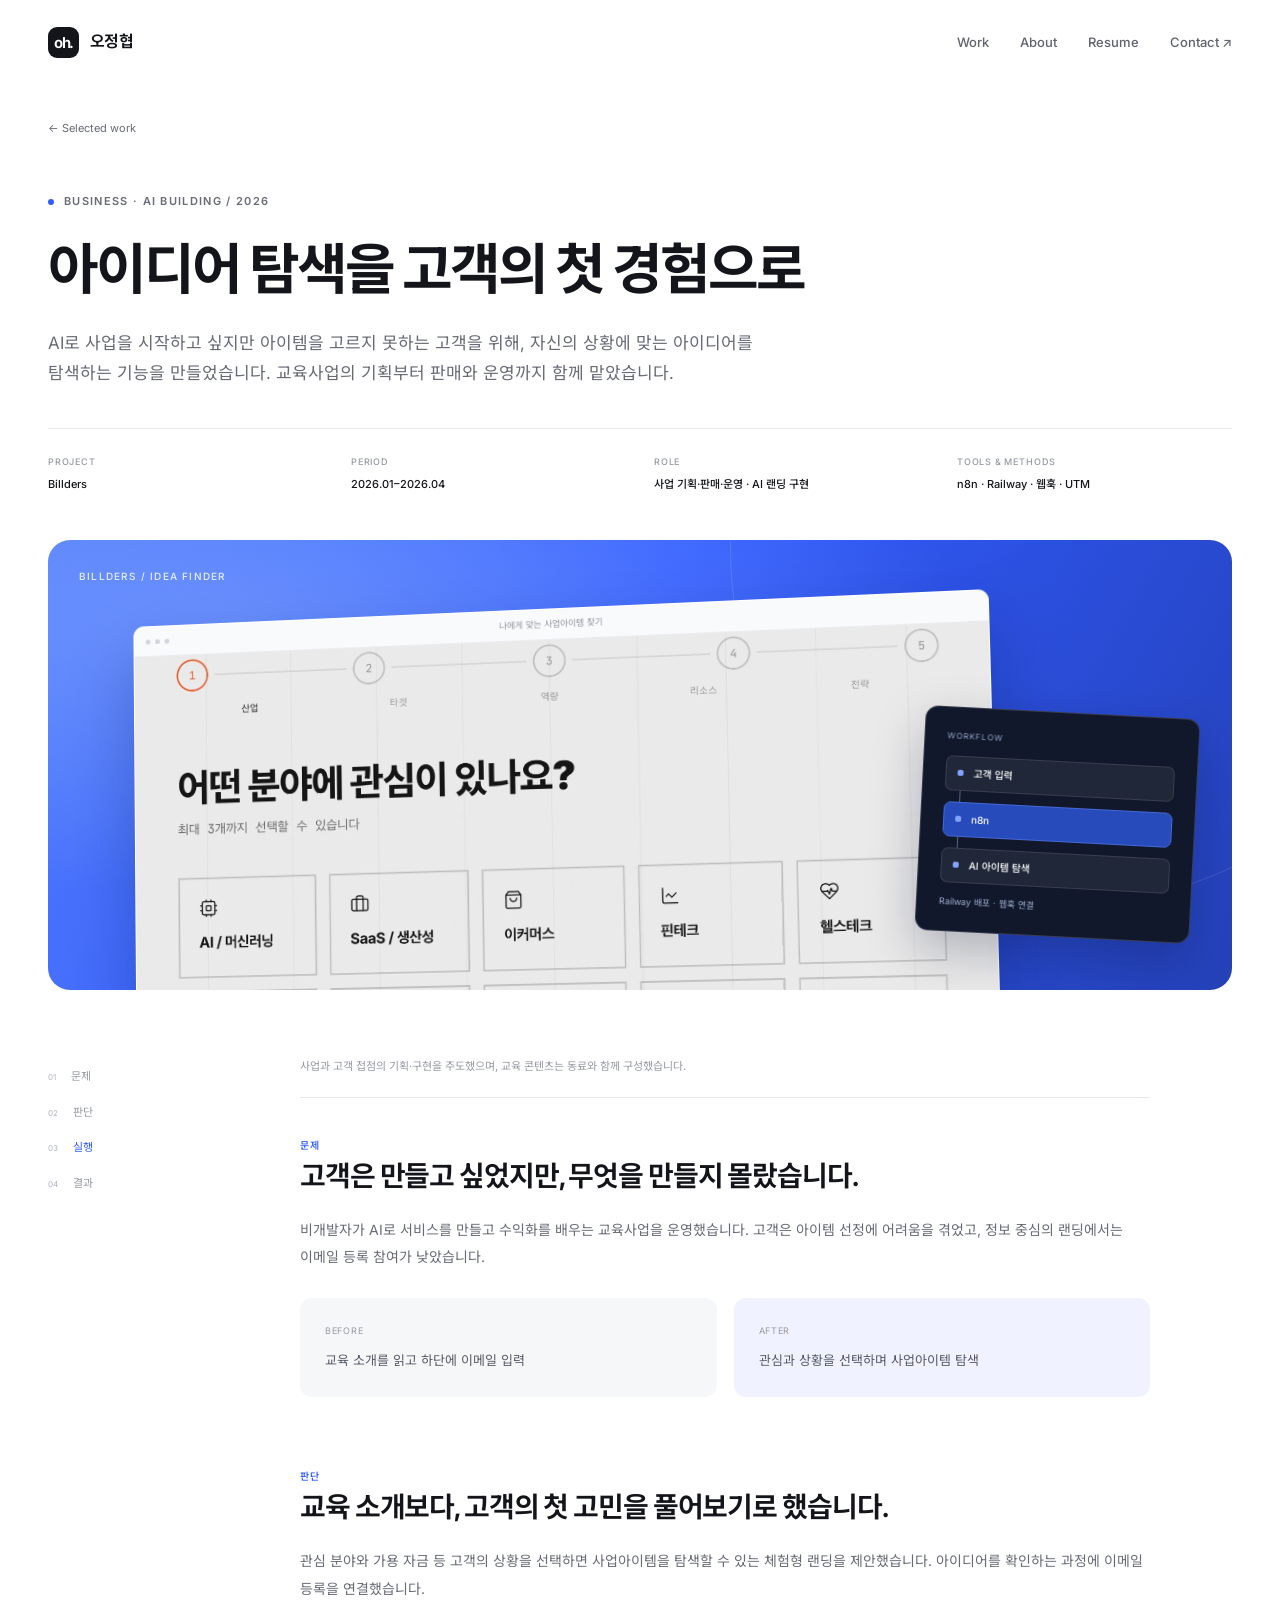
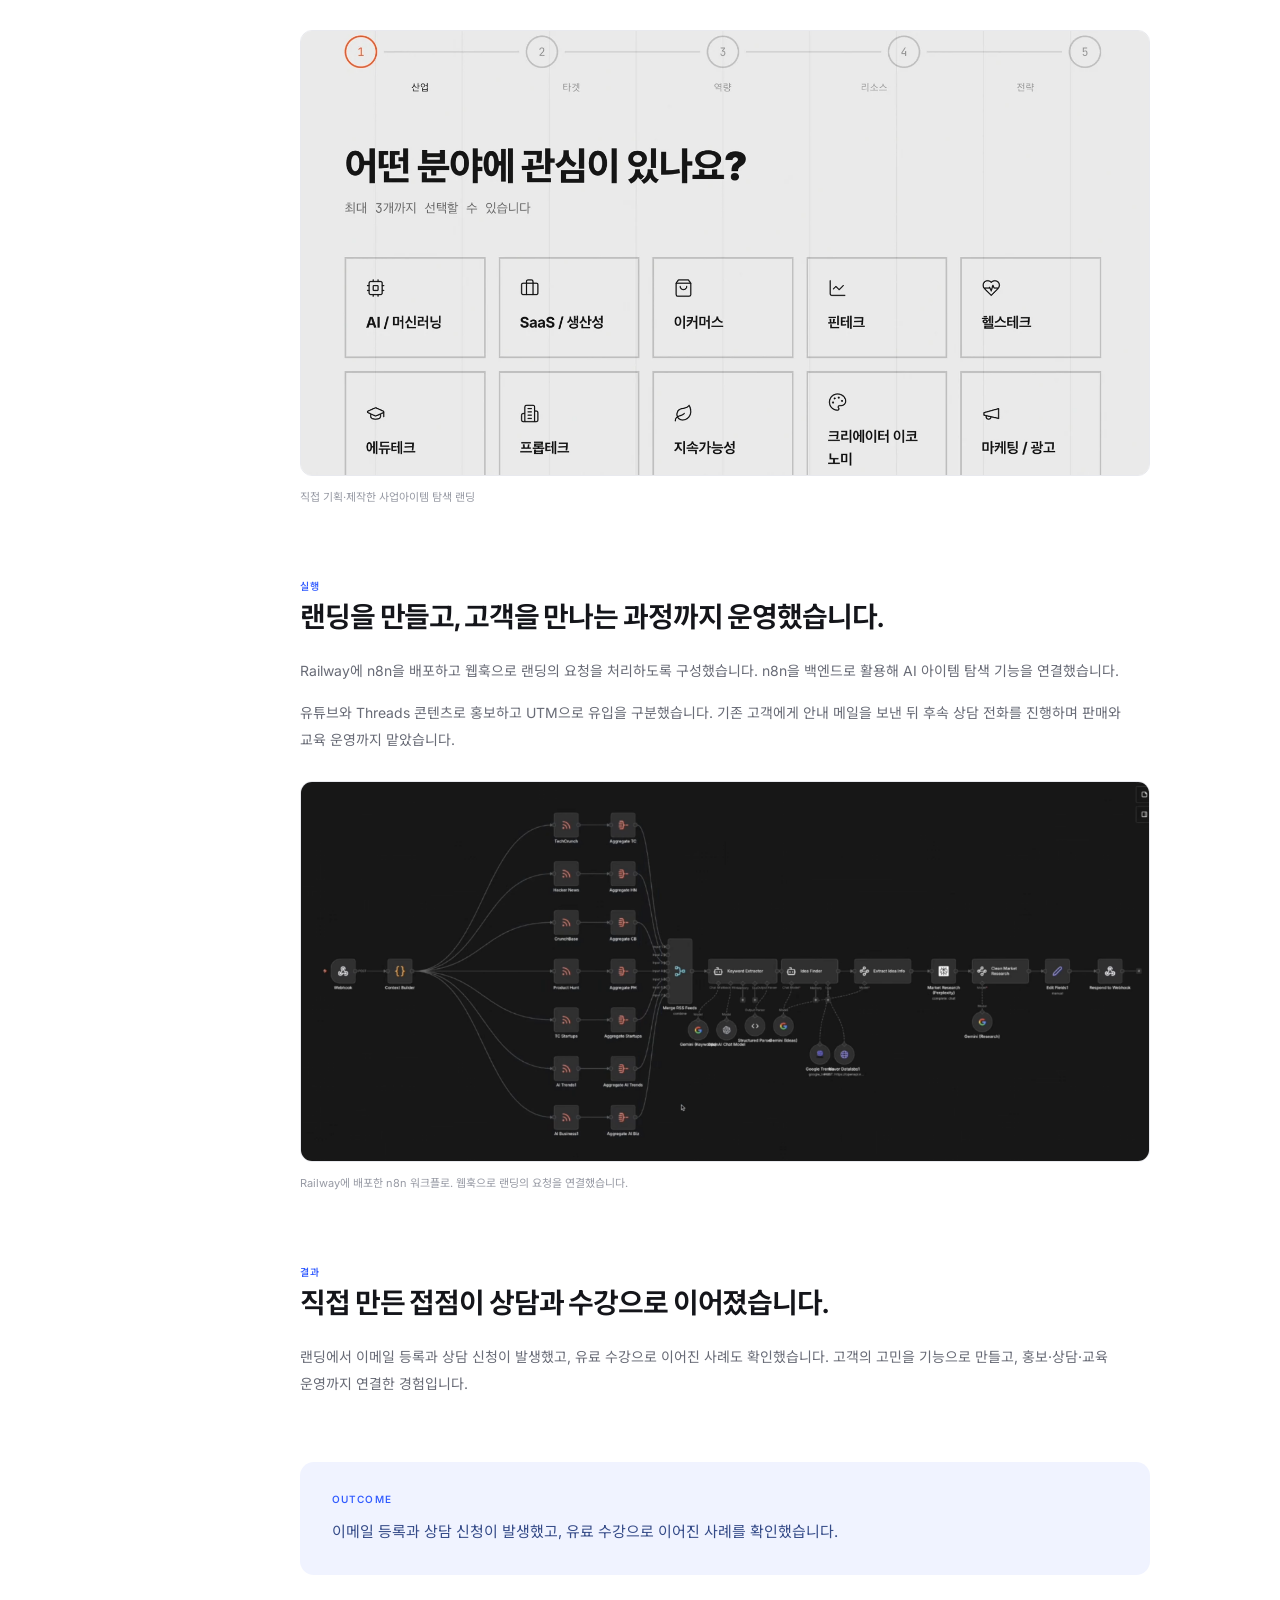
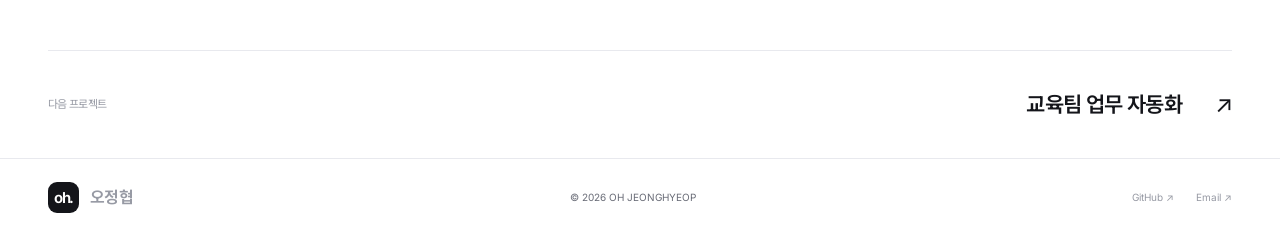
<file: projects/billders.html>
<!doctype html><html lang="ko"><head><meta charset="utf-8"><meta name="viewport" content="width=device-width,initial-scale=1"><title>Billders — 오정협</title><meta name="description" content="고객의 문제를 작동하는 제품으로. 오정협의 서비스 기획·AI 구현·교육 포트폴리오."><meta name="theme-color" content="#ffffff"><meta property="og:title" content="Billders — 오정협"><meta property="og:description" content="고객의 문제를 작동하는 제품으로. 직접 기획하고 구현한 프로젝트를 소개합니다."><link rel="icon" href="../assets/favicon.svg" type="image/svg+xml"><link rel="stylesheet" href="../assets/site.css"><script defer src="../assets/site.js"></script></head><body><a class="skip-link" href="#main">본문으로 건너뛰기</a><header class="site-header"><div class="container header-inner"><a class="brand" href="../index.html" aria-label="오정협 홈"><span class="brand-mark" aria-hidden="true">oh.</span><span class="wordmark">오정협</span></a><button class="menu-button" aria-controls="site-nav" aria-expanded="false" aria-label="메뉴 열기">메뉴 <span>+</span></button><nav id="site-nav" aria-label="주요 메뉴"><a class="nav-link" href="../index.html#work">Work</a><a class="nav-link" href="../index.html#about">About</a><a class="nav-link" href="../resume/">Resume</a><a class="nav-link" href="../index.html#contact">Contact <span aria-hidden="true">↗</span></a></nav></div></header><main id="main" class="container"><a class="case-back" href="../index.html#work">← Selected work</a><header class="case-header"><p class="hero-kicker">BUSINESS · AI BUILDING / 2026</p><h1>아이디어 탐색을 고객의 첫 경험으로</h1><p class="case-lead">AI로 사업을 시작하고 싶지만 아이템을 고르지 못하는 고객을 위해, 자신의 상황에 맞는 아이디어를 탐색하는 기능을 만들었습니다. 교육사업의 기획부터 판매와 운영까지 함께 맡았습니다.</p><dl class="case-meta"><div><dt>PROJECT</dt><dd>Billders</dd></div><div><dt>PERIOD</dt><dd>2026.01–2026.04</dd></div><div><dt>ROLE</dt><dd>사업 기획·판매·운영 · AI 랜딩 구현</dd></div><div><dt>TOOLS &amp; METHODS</dt><dd>n8n · Railway · 웹훅 · UTM</dd></div></dl></header><div class="case-cover"><div class="project-media media-billders"><span class="media-label">BILLDERS / IDEA FINDER</span><div class="product-window"><div class="window-chrome"><i></i><i></i><i></i><span>나에게 맞는 사업아이템 찾기</span></div><div class="window-content"><img src="../assets/ideafinder.webp" alt="직접 만든 사업아이템 탐색 랜딩의 관심 분야 선택 화면" width="1600" height="838" loading="lazy"></div></div><div class="workflow-float"><span class="workflow-caption">WORKFLOW</span><div class="workflow-path"><span class="workflow-node">고객 입력</span><span class="workflow-line">→</span><span class="workflow-node dark">n8n</span><span class="workflow-line">→</span><span class="workflow-node">AI 아이템 탐색</span></div><small>Railway 배포 · 웹훅 연결</small></div></div></div><div class="case-layout"><nav class="case-nav" aria-label="사례 목차"><a href="#problem"><span>01</span>문제</a><a href="#decision"><span>02</span>판단</a><a href="#execution"><span>03</span>실행</a><a href="#result"><span>04</span>결과</a></nav><div class="case-content"><p class="case-scope">사업과 고객 접점의 기획·구현을 주도했으며, 교육 콘텐츠는 동료와 함께 구성했습니다.</p><section class="case-section" id="problem"><span class="section-label">문제</span><h2>고객은 만들고 싶었지만, 무엇을 만들지 몰랐습니다.</h2><p>비개발자가 AI로 서비스를 만들고 수익화를 배우는 교육사업을 운영했습니다. 고객은 아이템 선정에 어려움을 겪었고, 정보 중심의 랜딩에서는 이메일 등록 참여가 낮았습니다.</p><div class="case-comparison"><div class="comparison-item"><small>BEFORE</small><p>교육 소개를 읽고 하단에 이메일 입력</p></div><div class="comparison-item"><small>AFTER</small><p>관심과 상황을 선택하며 사업아이템 탐색</p></div></div></section><section class="case-section" id="decision"><span class="section-label">판단</span><h2>교육 소개보다, 고객의 첫 고민을 풀어보기로 했습니다.</h2><p>관심 분야와 가용 자금 등 고객의 상황을 선택하면 사업아이템을 탐색할 수 있는 체험형 랜딩을 제안했습니다. 아이디어를 확인하는 과정에 이메일 등록을 연결했습니다.</p><figure class="evidence"><a href="../assets/ideafinder.webp" data-lightbox aria-label="직접 기획·제작한 사업아이템 탐색 랜딩 확대"><img src="../assets/ideafinder.webp" alt="직접 기획·제작한 사업아이템 탐색 랜딩" loading="lazy"></a><figcaption>직접 기획·제작한 사업아이템 탐색 랜딩</figcaption></figure></section><section class="case-section" id="execution"><span class="section-label">실행</span><h2>랜딩을 만들고, 고객을 만나는 과정까지 운영했습니다.</h2><p>Railway에 n8n을 배포하고 웹훅으로 랜딩의 요청을 처리하도록 구성했습니다. n8n을 백엔드로 활용해 AI 아이템 탐색 기능을 연결했습니다.</p><p>유튜브와 Threads 콘텐츠로 홍보하고 UTM으로 유입을 구분했습니다. 기존 고객에게 안내 메일을 보낸 뒤 후속 상담 전화를 진행하며 판매와 교육 운영까지 맡았습니다.</p><figure class="evidence"><a href="../assets/ideafinder-n8n.png" data-lightbox aria-label="Railway에 배포한 n8n 워크플로. 웹훅으로 랜딩의 요청을 연결했습니다. 확대"><img src="../assets/ideafinder-n8n.png" alt="Railway에 배포한 n8n 워크플로. 웹훅으로 랜딩의 요청을 연결했습니다." loading="lazy"></a><figcaption>Railway에 배포한 n8n 워크플로. 웹훅으로 랜딩의 요청을 연결했습니다.</figcaption></figure></section><section class="case-section" id="result"><span class="section-label">결과</span><h2>직접 만든 접점이 상담과 수강으로 이어졌습니다.</h2><p>랜딩에서 이메일 등록과 상담 신청이 발생했고, 유료 수강으로 이어진 사례도 확인했습니다. 고객의 고민을 기능으로 만들고, 홍보·상담·교육 운영까지 연결한 경험입니다.</p></section><div class="case-result"><span class="section-label">OUTCOME</span><p>이메일 등록과 상담 신청이 발생했고, 유료 수강으로 이어진 사례를 확인했습니다.</p></div></div></div><a class="next-case" href="education-automation.html"><span>다음 프로젝트</span><strong>교육팀 업무 자동화</strong><b aria-hidden="true">↗</b></a></main><footer class="site-footer"><div class="container footer-inner"><a class="brand" href="../index.html"><span class="brand-mark" aria-hidden="true">oh.</span><span class="wordmark">오정협</span></a><p>© 2026 OH JEONGHYEOP</p><div class="footer-links"><a href="https://github.com/hyuphaqu" target="_blank" rel="noopener noreferrer">GitHub <span aria-hidden="true">↗</span></a><a href="mailto:hyuphaqu@gmail.com">Email <span aria-hidden="true">↗</span></a></div></div></footer><div class="toast" role="status" aria-live="polite"></div></body></html>
</file>
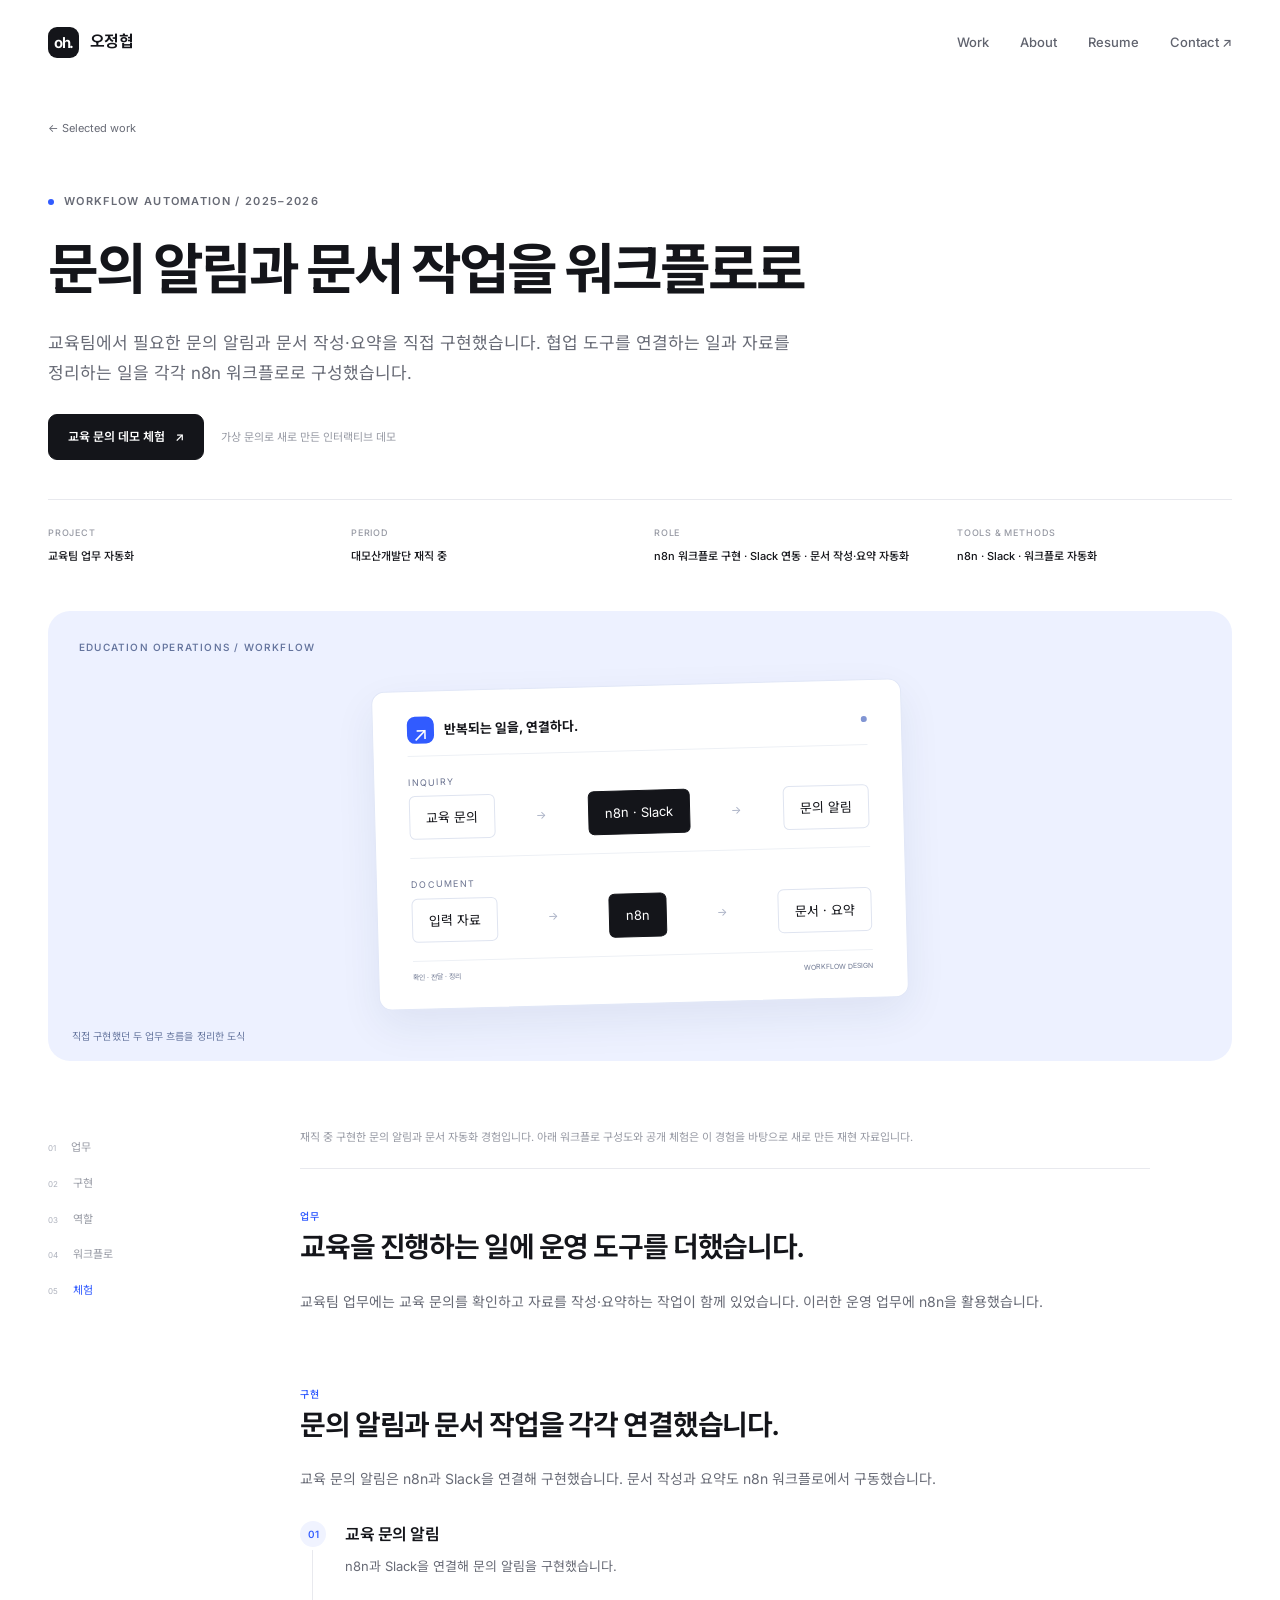
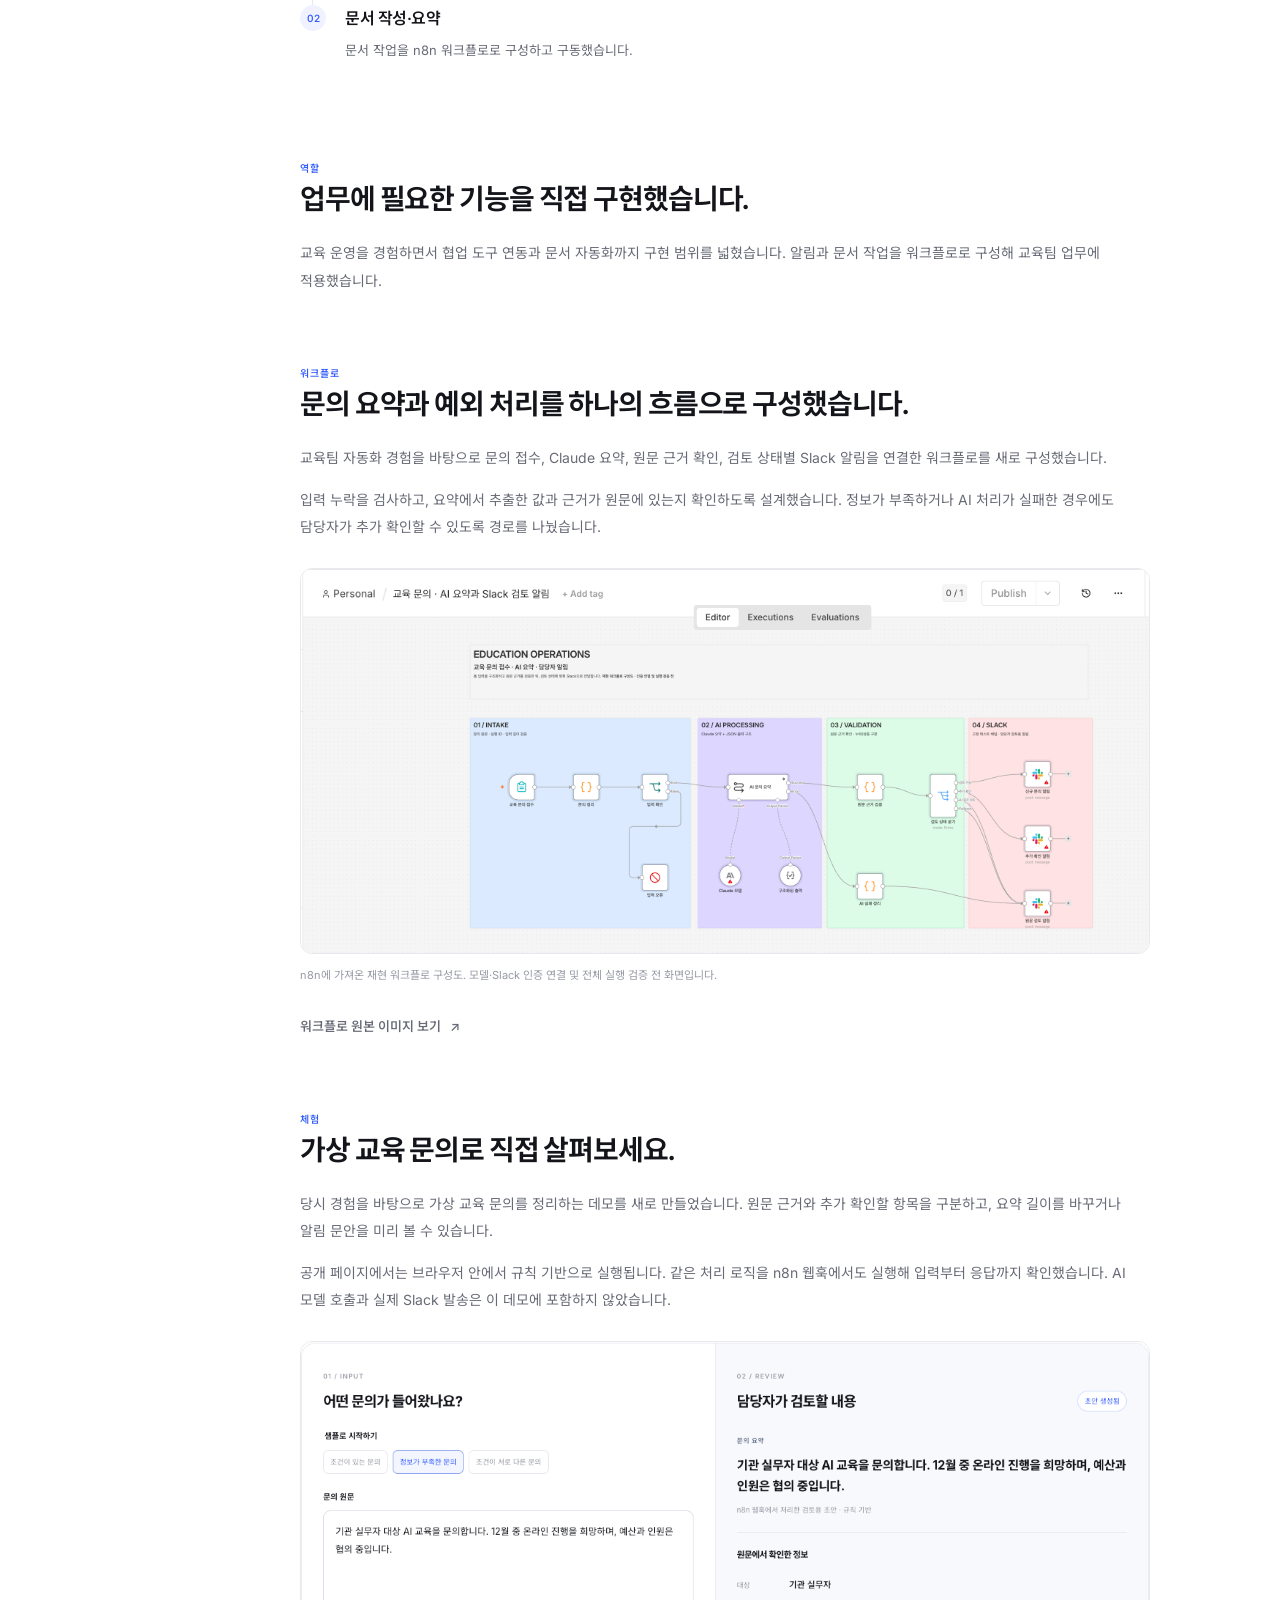
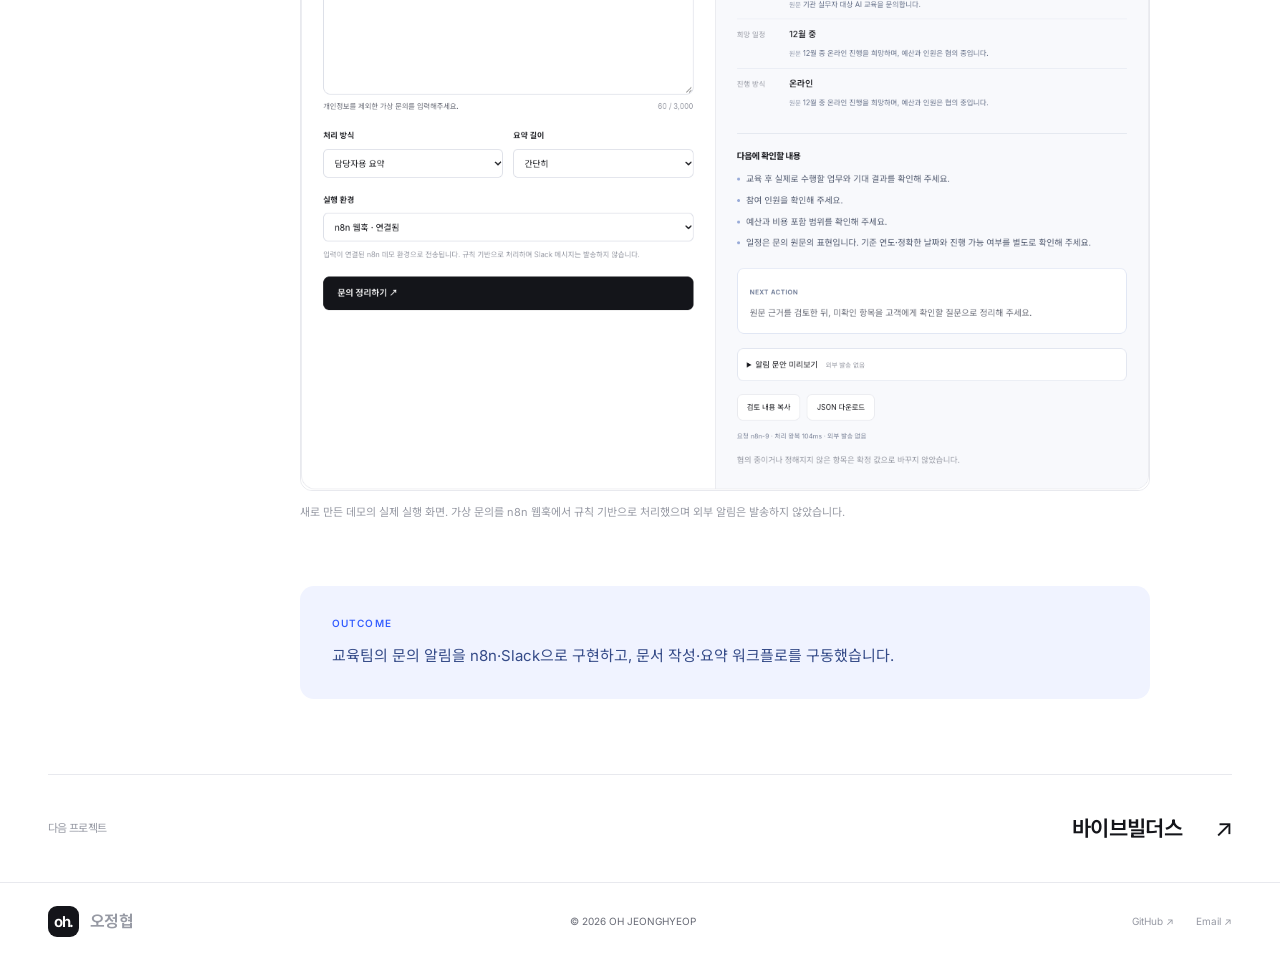
<file: projects/education-automation.html>
<!doctype html><html lang="ko"><head><meta charset="utf-8"><meta name="viewport" content="width=device-width,initial-scale=1"><title>교육팀 업무 자동화 — 오정협</title><meta name="description" content="고객의 문제를 작동하는 제품으로. 오정협의 서비스 기획·AI 구현·교육 포트폴리오."><meta name="theme-color" content="#ffffff"><meta property="og:title" content="교육팀 업무 자동화 — 오정협"><meta property="og:description" content="고객의 문제를 작동하는 제품으로. 직접 기획하고 구현한 프로젝트를 소개합니다."><link rel="icon" href="../assets/favicon.svg" type="image/svg+xml"><link rel="stylesheet" href="../assets/site.css"><script defer src="../assets/site.js"></script></head><body><a class="skip-link" href="#main">본문으로 건너뛰기</a><header class="site-header"><div class="container header-inner"><a class="brand" href="../index.html" aria-label="오정협 홈"><span class="brand-mark" aria-hidden="true">oh.</span><span class="wordmark">오정협</span></a><button class="menu-button" aria-controls="site-nav" aria-expanded="false" aria-label="메뉴 열기">메뉴 <span>+</span></button><nav id="site-nav" aria-label="주요 메뉴"><a class="nav-link" href="../index.html#work">Work</a><a class="nav-link" href="../index.html#about">About</a><a class="nav-link" href="../resume/">Resume</a><a class="nav-link" href="../index.html#contact">Contact <span aria-hidden="true">↗</span></a></nav></div></header><main id="main" class="container"><a class="case-back" href="../index.html#work">← Selected work</a><header class="case-header"><p class="hero-kicker">WORKFLOW AUTOMATION / 2025–2026</p><h1>문의 알림과 문서 작업을 워크플로로</h1><p class="case-lead">교육팀에서 필요한 문의 알림과 문서 작성·요약을 직접 구현했습니다. 협업 도구를 연결하는 일과 자료를 정리하는 일을 각각 n8n 워크플로로 구성했습니다.</p><div class="case-demo-cta"><a class="button button-dark" href="../demos/education-inquiry/">교육 문의 데모 체험 <span aria-hidden="true">↗</span></a><span>가상 문의로 새로 만든 인터랙티브 데모</span></div><dl class="case-meta"><div><dt>PROJECT</dt><dd>교육팀 업무 자동화</dd></div><div><dt>PERIOD</dt><dd>대모산개발단 재직 중</dd></div><div><dt>ROLE</dt><dd>n8n 워크플로 구현 · Slack 연동 · 문서 작성·요약 자동화</dd></div><div><dt>TOOLS &amp; METHODS</dt><dd>n8n · Slack · 워크플로 자동화</dd></div></dl></header><div class="case-cover"><div class="project-media media-automation"><span class="media-label">EDUCATION OPERATIONS / WORKFLOW</span><div class="automation-canvas"><div class="automation-canvas-top"><span class="automation-symbol" aria-hidden="true">↗</span><strong>반복되는 일을, 연결하다.</strong><span class="automation-dot" aria-hidden="true"></span></div><div class="automation-lane"><span class="lane-label">INQUIRY</span><div class="automation-path"><span>교육 문의</span><b aria-hidden="true">→</b><span class="node-n8n">n8n · Slack</span><b aria-hidden="true">→</b><span>문의 알림</span></div></div><div class="automation-lane"><span class="lane-label">DOCUMENT</span><div class="automation-path"><span>입력 자료</span><b aria-hidden="true">→</b><span class="node-n8n">n8n</span><b aria-hidden="true">→</b><span>문서 · 요약</span></div></div><div class="automation-canvas-bottom"><span>확인 · 전달 · 정리</span><span>WORKFLOW DESIGN</span></div></div><span class="media-caption">직접 구현했던 두 업무 흐름을 정리한 도식</span></div></div><div class="case-layout"><nav class="case-nav" aria-label="사례 목차"><a href="#context"><span>01</span>업무</a><a href="#implementation"><span>02</span>구현</a><a href="#contribution"><span>03</span>역할</a><a href="#workflow"><span>04</span>워크플로</a><a href="#demo"><span>05</span>체험</a></nav><div class="case-content"><p class="case-scope">재직 중 구현한 문의 알림과 문서 자동화 경험입니다. 아래 워크플로 구성도와 공개 체험은 이 경험을 바탕으로 새로 만든 재현 자료입니다.</p><section class="case-section" id="context"><span class="section-label">업무</span><h2>교육을 진행하는 일에 운영 도구를 더했습니다.</h2><p>교육팀 업무에는 교육 문의를 확인하고 자료를 작성·요약하는 작업이 함께 있었습니다. 이러한 운영 업무에 n8n을 활용했습니다.</p></section><section class="case-section" id="implementation"><span class="section-label">구현</span><h2>문의 알림과 문서 작업을 각각 연결했습니다.</h2><p>교육 문의 알림은 n8n과 Slack을 연결해 구현했습니다. 문서 작성과 요약도 n8n 워크플로에서 구동했습니다.</p><div class="case-steps"><div class="case-step"><b>01</b><h3>교육 문의 알림</h3><p>n8n과 Slack을 연결해 문의 알림을 구현했습니다.</p></div><div class="case-step"><b>02</b><h3>문서 작성·요약</h3><p>문서 작업을 n8n 워크플로로 구성하고 구동했습니다.</p></div></div></section><section class="case-section" id="contribution"><span class="section-label">역할</span><h2>업무에 필요한 기능을 직접 구현했습니다.</h2><p>교육 운영을 경험하면서 협업 도구 연동과 문서 자동화까지 구현 범위를 넓혔습니다. 알림과 문서 작업을 워크플로로 구성해 교육팀 업무에 적용했습니다.</p></section><section class="case-section" id="workflow"><span class="section-label">워크플로</span><h2>문의 요약과 예외 처리를 하나의 흐름으로 구성했습니다.</h2><p>교육팀 자동화 경험을 바탕으로 문의 접수, Claude 요약, 원문 근거 확인, 검토 상태별 Slack 알림을 연결한 워크플로를 새로 구성했습니다.</p><p>입력 누락을 검사하고, 요약에서 추출한 값과 근거가 원문에 있는지 확인하도록 설계했습니다. 정보가 부족하거나 AI 처리가 실패한 경우에도 담당자가 추가 확인할 수 있도록 경로를 나눴습니다.</p><figure class="evidence"><a href="../assets/education-ai-slack-workflow.png" data-lightbox aria-label="n8n에 가져온 재현 워크플로 구성도. 모델·Slack 인증 연결 및 전체 실행 검증 전 화면입니다. 확대"><img src="../assets/education-ai-slack-workflow.png" alt="n8n에 가져온 재현 워크플로 구성도. 모델·Slack 인증 연결 및 전체 실행 검증 전 화면입니다." loading="lazy"></a><figcaption>n8n에 가져온 재현 워크플로 구성도. 모델·Slack 인증 연결 및 전체 실행 검증 전 화면입니다.</figcaption></figure><p><a class="text-link" href="../assets/education-ai-slack-workflow.png" target="_blank" rel="noopener noreferrer">워크플로 원본 이미지 보기 <span aria-hidden="true">↗</span></a></p></section><section class="case-section" id="demo"><span class="section-label">체험</span><h2>가상 교육 문의로 직접 살펴보세요.</h2><p>당시 경험을 바탕으로 가상 교육 문의를 정리하는 데모를 새로 만들었습니다. 원문 근거와 추가 확인할 항목을 구분하고, 요약 길이를 바꾸거나 알림 문안을 미리 볼 수 있습니다.</p><p>공개 페이지에서는 브라우저 안에서 규칙 기반으로 실행됩니다. 같은 처리 로직을 n8n 웹훅에서도 실행해 입력부터 응답까지 확인했습니다. AI 모델 호출과 실제 Slack 발송은 이 데모에 포함하지 않았습니다.</p><figure class="evidence"><a href="../assets/education-inquiry-demo.png" data-lightbox aria-label="새로 만든 데모의 실제 실행 화면. 가상 문의를 n8n 웹훅에서 규칙 기반으로 처리했으며 외부 알림은 발송하지 않았습니다. 확대"><img src="../assets/education-inquiry-demo.png" alt="새로 만든 데모의 실제 실행 화면. 가상 문의를 n8n 웹훅에서 규칙 기반으로 처리했으며 외부 알림은 발송하지 않았습니다." loading="lazy"></a><figcaption>새로 만든 데모의 실제 실행 화면. 가상 문의를 n8n 웹훅에서 규칙 기반으로 처리했으며 외부 알림은 발송하지 않았습니다.</figcaption></figure></section><div class="case-result"><span class="section-label">OUTCOME</span><p>교육팀의 문의 알림을 n8n·Slack으로 구현하고, 문서 작성·요약 워크플로를 구동했습니다.</p></div></div></div><a class="next-case" href="vibe-builders.html"><span>다음 프로젝트</span><strong>바이브빌더스</strong><b aria-hidden="true">↗</b></a></main><footer class="site-footer"><div class="container footer-inner"><a class="brand" href="../index.html"><span class="brand-mark" aria-hidden="true">oh.</span><span class="wordmark">오정협</span></a><p>© 2026 OH JEONGHYEOP</p><div class="footer-links"><a href="https://github.com/hyuphaqu" target="_blank" rel="noopener noreferrer">GitHub <span aria-hidden="true">↗</span></a><a href="mailto:hyuphaqu@gmail.com">Email <span aria-hidden="true">↗</span></a></div></div></footer><div class="toast" role="status" aria-live="polite"></div></body></html>
</file>
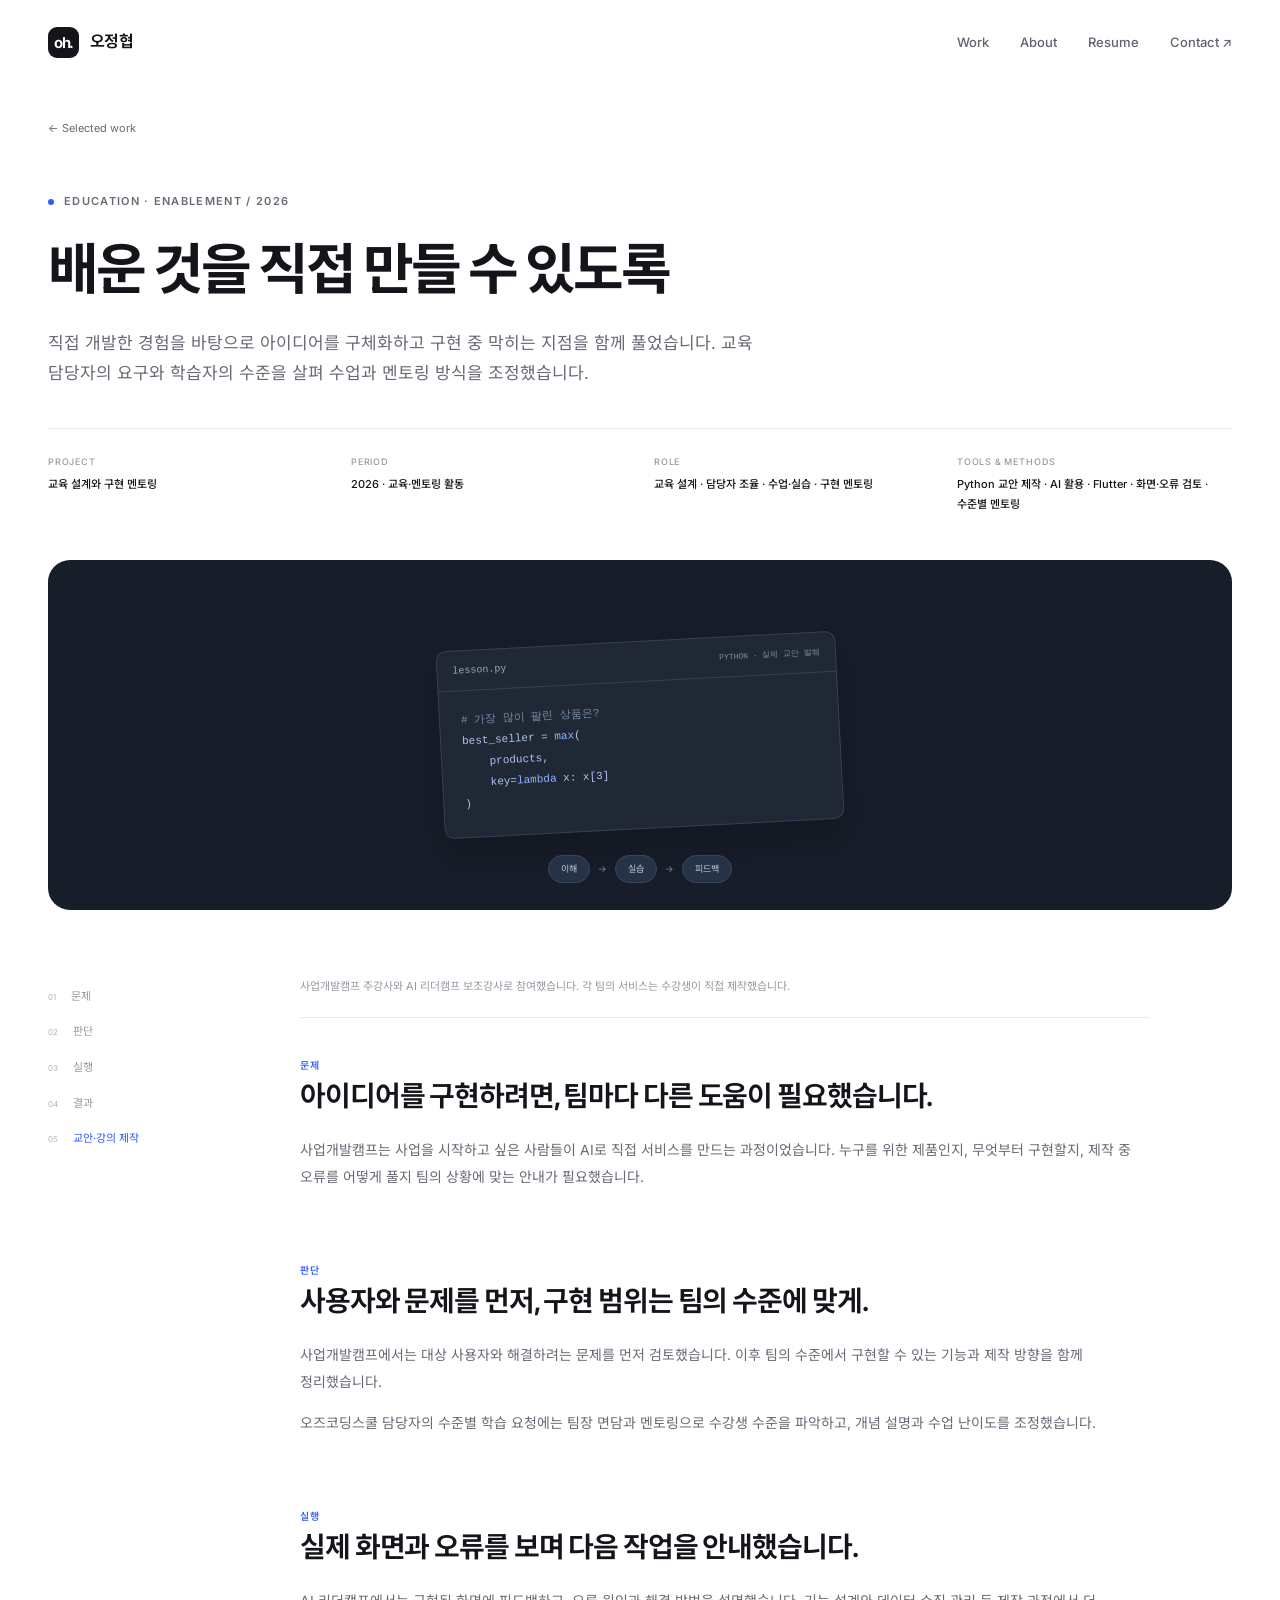
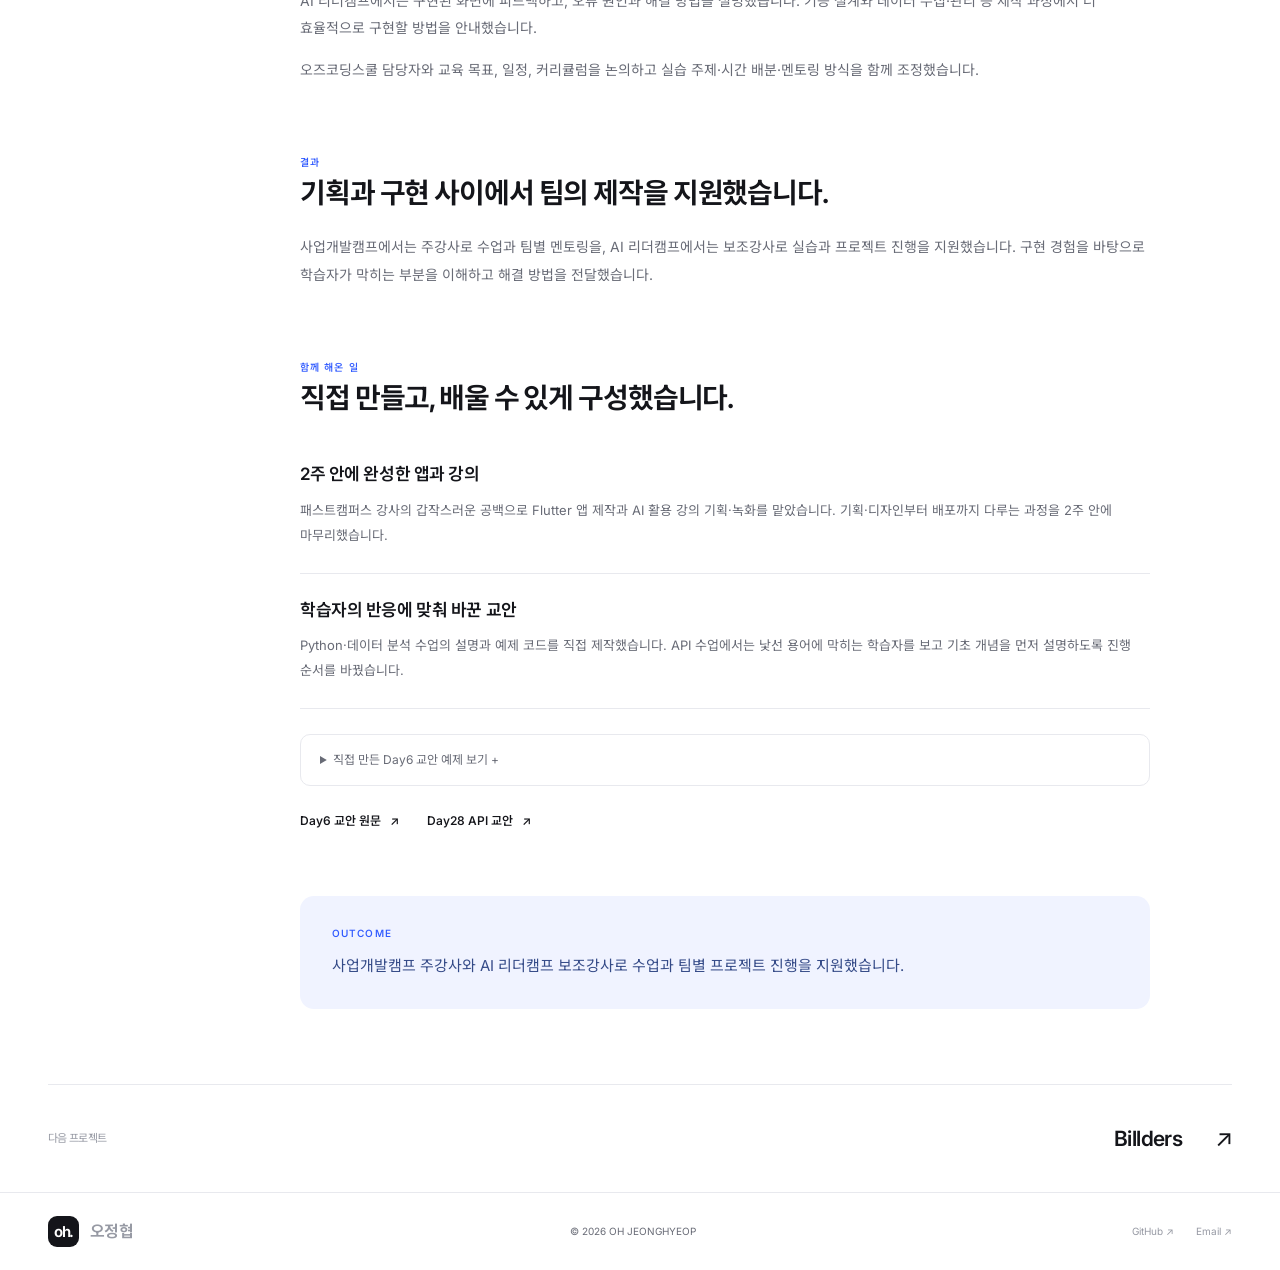
<file: projects/education.html>
<!doctype html><html lang="ko"><head><meta charset="utf-8"><meta name="viewport" content="width=device-width,initial-scale=1"><title>교육 설계와 구현 멘토링 — 오정협</title><meta name="description" content="고객의 문제를 작동하는 제품으로. 오정협의 서비스 기획·AI 구현·교육 포트폴리오."><meta name="theme-color" content="#ffffff"><meta property="og:title" content="교육 설계와 구현 멘토링 — 오정협"><meta property="og:description" content="고객의 문제를 작동하는 제품으로. 직접 기획하고 구현한 프로젝트를 소개합니다."><link rel="icon" href="../assets/favicon.svg" type="image/svg+xml"><link rel="stylesheet" href="../assets/site.css"><script defer src="../assets/site.js"></script></head><body><a class="skip-link" href="#main">본문으로 건너뛰기</a><header class="site-header"><div class="container header-inner"><a class="brand" href="../index.html" aria-label="오정협 홈"><span class="brand-mark" aria-hidden="true">oh.</span><span class="wordmark">오정협</span></a><button class="menu-button" aria-controls="site-nav" aria-expanded="false" aria-label="메뉴 열기">메뉴 <span>+</span></button><nav id="site-nav" aria-label="주요 메뉴"><a class="nav-link" href="../index.html#work">Work</a><a class="nav-link" href="../index.html#about">About</a><a class="nav-link" href="../resume/">Resume</a><a class="nav-link" href="../index.html#contact">Contact <span aria-hidden="true">↗</span></a></nav></div></header><main id="main" class="container"><a class="case-back" href="../index.html#work">← Selected work</a><header class="case-header"><p class="hero-kicker">EDUCATION · ENABLEMENT / 2026</p><h1>배운 것을 직접 만들 수 있도록</h1><p class="case-lead">직접 개발한 경험을 바탕으로 아이디어를 구체화하고 구현 중 막히는 지점을 함께 풀었습니다. 교육 담당자의 요구와 학습자의 수준을 살펴 수업과 멘토링 방식을 조정했습니다.</p><dl class="case-meta"><div><dt>PROJECT</dt><dd>교육 설계와 구현 멘토링</dd></div><div><dt>PERIOD</dt><dd>2026 · 교육·멘토링 활동</dd></div><div><dt>ROLE</dt><dd>교육 설계 · 담당자 조율 · 수업·실습 · 구현 멘토링</dd></div><div><dt>TOOLS &amp; METHODS</dt><dd>Python 교안 제작 · AI 활용 · Flutter · 화면·오류 검토 · 수준별 멘토링</dd></div></dl></header><div class="case-cover"><div class="education-visual"><div class="code-window"><div class="code-top"><span>lesson.py</span><span>PYTHON · 실제 교안 발췌</span></div><pre><code><span class="code-comment"># 가장 많이 팔린 상품은?</span>
best_seller = <span class="code-blue">max</span>(
    products,
    key=<span class="code-blue">lambda</span> x: x[3]
)</code></pre></div><div class="learning-route"><span>이해</span><b aria-hidden="true">→</b><span>실습</span><b aria-hidden="true">→</b><span>피드백</span></div></div></div><div class="case-layout"><nav class="case-nav" aria-label="사례 목차"><a href="#problem"><span>01</span>문제</a><a href="#decision"><span>02</span>판단</a><a href="#execution"><span>03</span>실행</a><a href="#result"><span>04</span>결과</a><a href="#more"><span>05</span>교안·강의 제작</a></nav><div class="case-content"><p class="case-scope">사업개발캠프 주강사와 AI 리더캠프 보조강사로 참여했습니다. 각 팀의 서비스는 수강생이 직접 제작했습니다.</p><section class="case-section" id="problem"><span class="section-label">문제</span><h2>아이디어를 구현하려면, 팀마다 다른 도움이 필요했습니다.</h2><p>사업개발캠프는 사업을 시작하고 싶은 사람들이 AI로 직접 서비스를 만드는 과정이었습니다. 누구를 위한 제품인지, 무엇부터 구현할지, 제작 중 오류를 어떻게 풀지 팀의 상황에 맞는 안내가 필요했습니다.</p></section><section class="case-section" id="decision"><span class="section-label">판단</span><h2>사용자와 문제를 먼저, 구현 범위는 팀의 수준에 맞게.</h2><p>사업개발캠프에서는 대상 사용자와 해결하려는 문제를 먼저 검토했습니다. 이후 팀의 수준에서 구현할 수 있는 기능과 제작 방향을 함께 정리했습니다.</p><p>오즈코딩스쿨 담당자의 수준별 학습 요청에는 팀장 면담과 멘토링으로 수강생 수준을 파악하고, 개념 설명과 수업 난이도를 조정했습니다.</p></section><section class="case-section" id="execution"><span class="section-label">실행</span><h2>실제 화면과 오류를 보며 다음 작업을 안내했습니다.</h2><p>AI 리더캠프에서는 구현된 화면에 피드백하고, 오류 원인과 해결 방법을 설명했습니다. 기능 설계와 데이터 수집·관리 등 제작 과정에서 더 효율적으로 구현할 방법을 안내했습니다.</p><p>오즈코딩스쿨 담당자와 교육 목표, 일정, 커리큘럼을 논의하고 실습 주제·시간 배분·멘토링 방식을 함께 조정했습니다.</p></section><section class="case-section" id="result"><span class="section-label">결과</span><h2>기획과 구현 사이에서 팀의 제작을 지원했습니다.</h2><p>사업개발캠프에서는 주강사로 수업과 팀별 멘토링을, AI 리더캠프에서는 보조강사로 실습과 프로젝트 진행을 지원했습니다. 구현 경험을 바탕으로 학습자가 막히는 부분을 이해하고 해결 방법을 전달했습니다.</p></section><section class="case-section" id="more"><span class="section-label">함께 해온 일</span><h2>직접 만들고, 배울 수 있게 구성했습니다.</h2><article class="related-experience"><h3>2주 안에 완성한 앱과 강의</h3><p>패스트캠퍼스 강사의 갑작스러운 공백으로 Flutter 앱 제작과 AI 활용 강의 기획·녹화를 맡았습니다. 기획·디자인부터 배포까지 다루는 과정을 2주 안에 마무리했습니다.</p></article><article class="related-experience"><h3>학습자의 반응에 맞춰 바꾼 교안</h3><p>Python·데이터 분석 수업의 설명과 예제 코드를 직접 제작했습니다. API 수업에서는 낯선 용어에 막히는 학습자를 보고 기초 개념을 먼저 설명하도록 진행 순서를 바꿨습니다.</p></article><details class="code-example" id="day6-example"><summary>직접 만든 Day6 교안 예제 보기 <span aria-hidden="true">+</span></summary><p>「쇼핑몰 상품 분석」 실습 발췌. 상품 데이터는 학습용 예시이며 개인 사업 성과가 아닙니다.</p><pre><code># (상품명, 가격, 리뷰평점, 누적판매량)
products = (
    (&#x27;무선 이어폰&#x27;,      150000, 4.8, 1200),
    (&#x27;스마트 워치&#x27;,      250000, 4.5,  800),
    (&#x27;보조 배터리&#x27;,       30000, 4.9, 3500),
    (&#x27;블루투스 스피커&#x27;,    80000, 4.2,  500)
)

# Q1. 가장 많이 팔린 상품은?
best_seller = max(products, key=lambda x: x[3])
print(f&quot;베스트셀러: {best_seller[0]} (판매량: {best_seller[3]:,}개)&quot;)
# 출력: 베스트셀러: 보조 배터리 (판매량: 3,500개)

# Q2. 가장 저렴한 상품은?
cheapest = min(products, key=lambda x: x[1])
print(f&quot;최저가 상품: {cheapest[0]} (가격: {cheapest[1]:,}원)&quot;)
# 출력: 최저가 상품: 보조 배터리 (가격: 30,000원)

# Q3. 리뷰 평점이 가장 높은 상품은?
best_rated = max(products, key=lambda x: x[2])
print(f&quot;최고 평점: {best_rated[0]} (평점: {best_rated[2]})&quot;)
# 출력: 최고 평점: 보조 배터리 (평점: 4.9)</code></pre></details><div class="resource-links"><a class="text-link" href="https://demodev.notion.site/Day-6-_-33cccaf841aa8014bf7bc5bc81eb9c6d?pvs=74" target="_blank" rel="noopener noreferrer">Day6 교안 원문 <span aria-hidden="true">↗</span></a><a class="text-link" href="https://demodev.notion.site/360ccaf841aa806db81ffb4a55bb0913" target="_blank" rel="noopener noreferrer">Day28 API 교안 <span aria-hidden="true">↗</span></a></div></section><div class="case-result"><span class="section-label">OUTCOME</span><p>사업개발캠프 주강사와 AI 리더캠프 보조강사로 수업과 팀별 프로젝트 진행을 지원했습니다.</p></div></div></div><a class="next-case" href="billders.html"><span>다음 프로젝트</span><strong>Billders</strong><b aria-hidden="true">↗</b></a></main><footer class="site-footer"><div class="container footer-inner"><a class="brand" href="../index.html"><span class="brand-mark" aria-hidden="true">oh.</span><span class="wordmark">오정협</span></a><p>© 2026 OH JEONGHYEOP</p><div class="footer-links"><a href="https://github.com/hyuphaqu" target="_blank" rel="noopener noreferrer">GitHub <span aria-hidden="true">↗</span></a><a href="mailto:hyuphaqu@gmail.com">Email <span aria-hidden="true">↗</span></a></div></div></footer><div class="toast" role="status" aria-live="polite"></div></body></html>
</file>
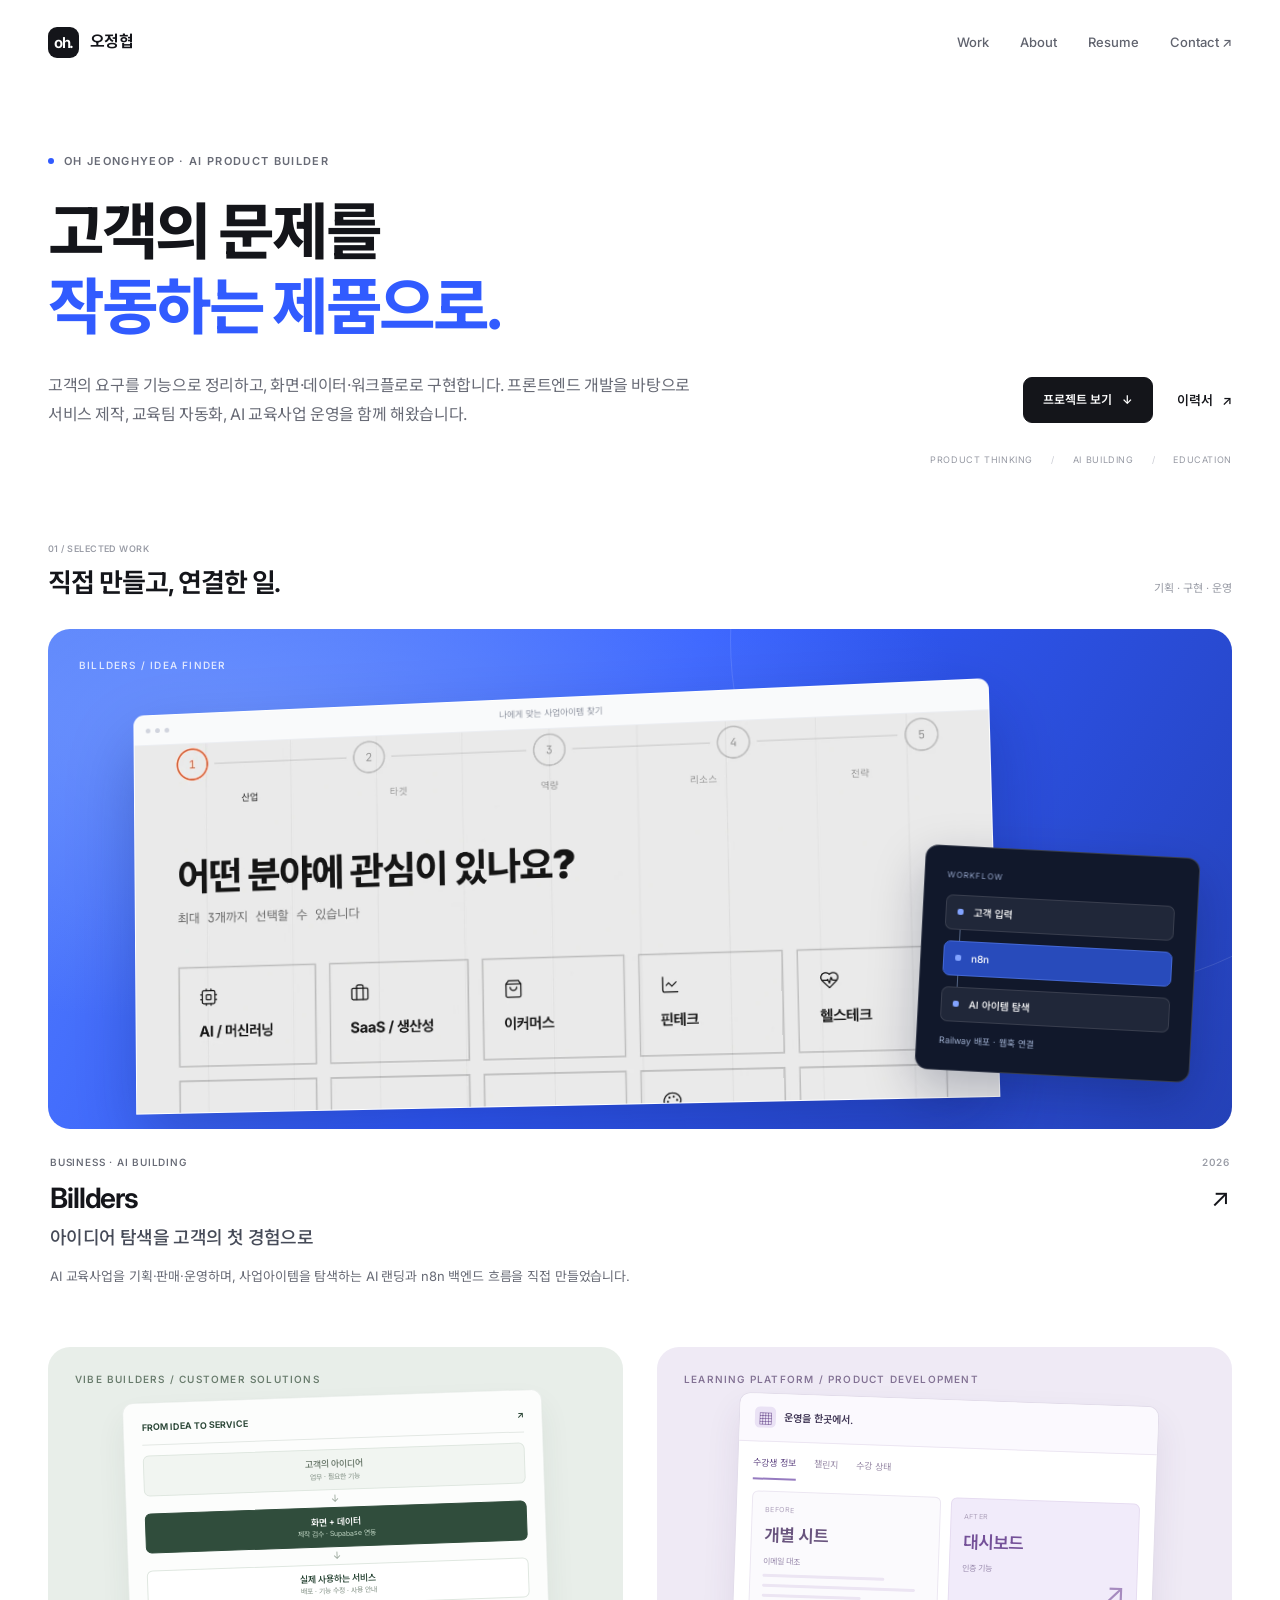
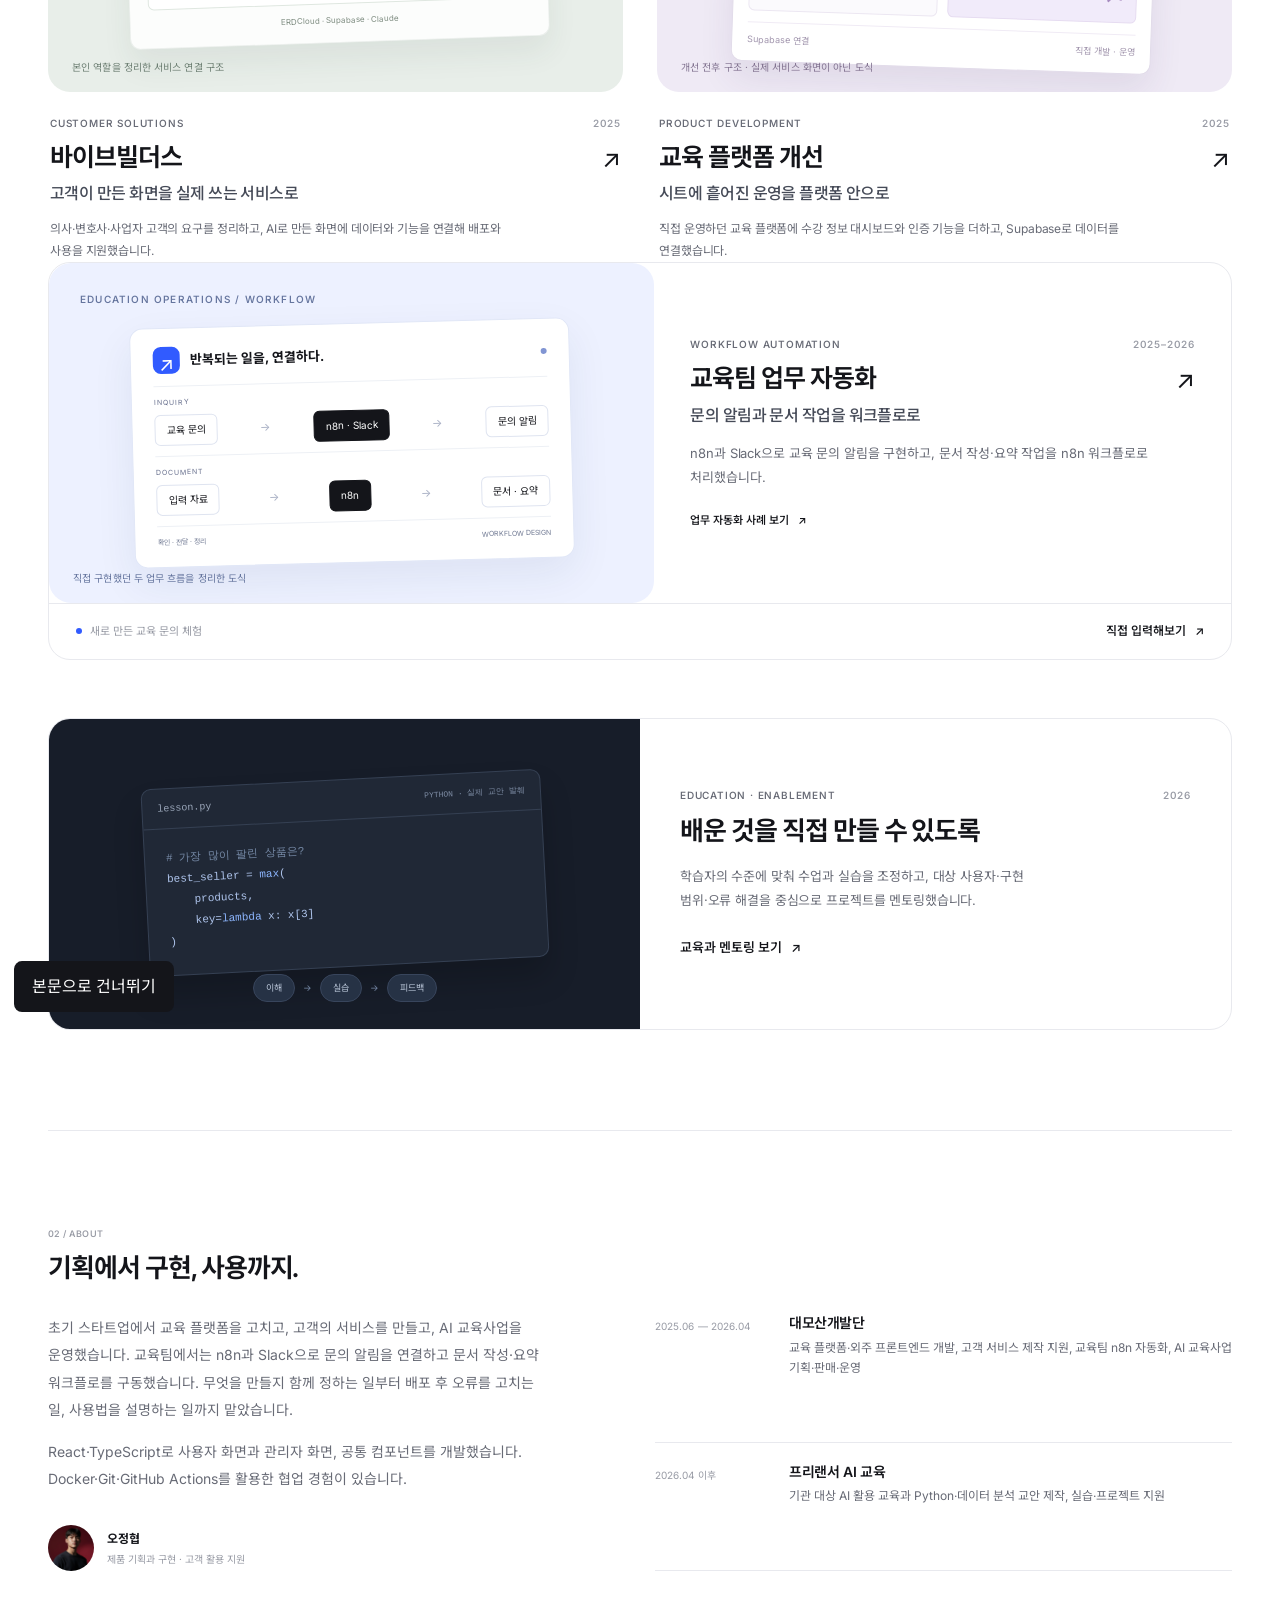
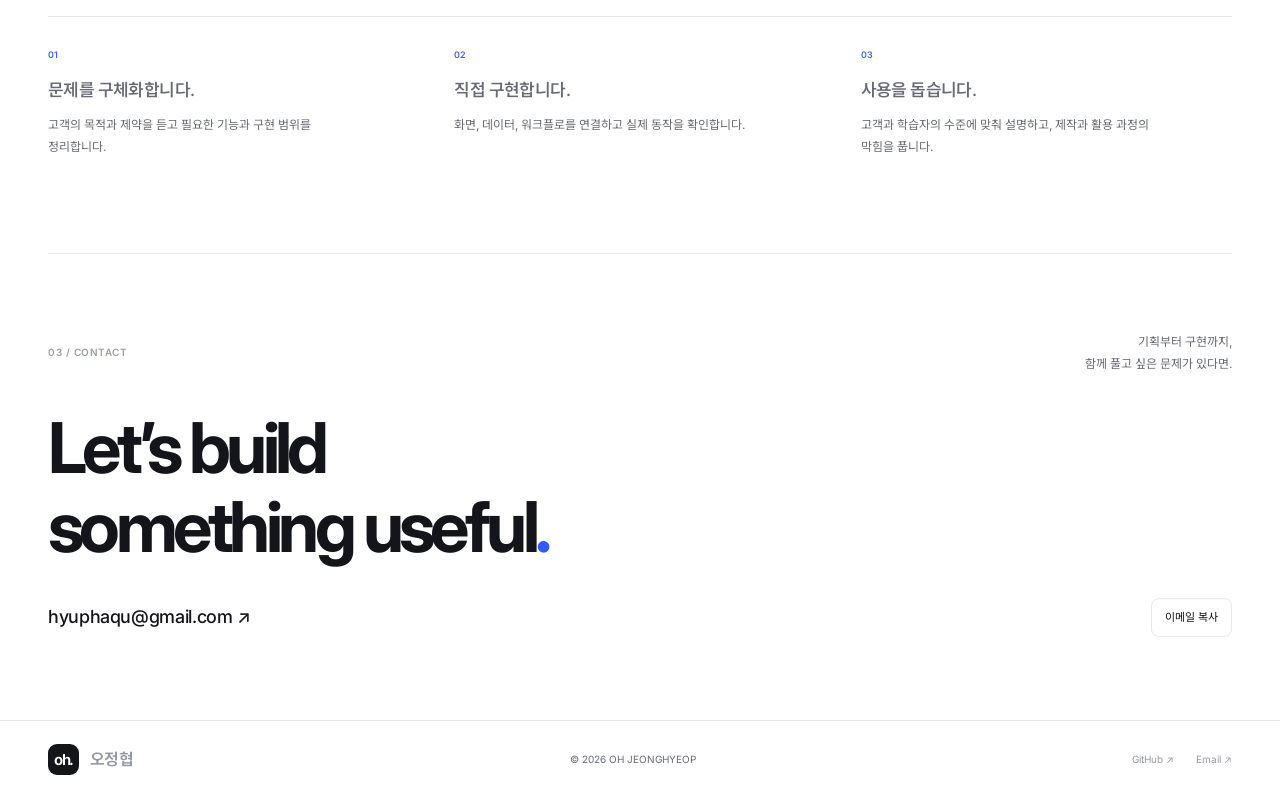
<file: projects/gpt-guide.html>
<!doctype html><html lang="ko"><head><meta charset="utf-8"><meta name="viewport" content="width=device-width,initial-scale=1"><meta http-equiv="refresh" content="0;url=../index.html#about"><title>오정협 포트폴리오</title></head><body><a href="../index.html#about">포트폴리오로 이동</a></body></html>
</file>
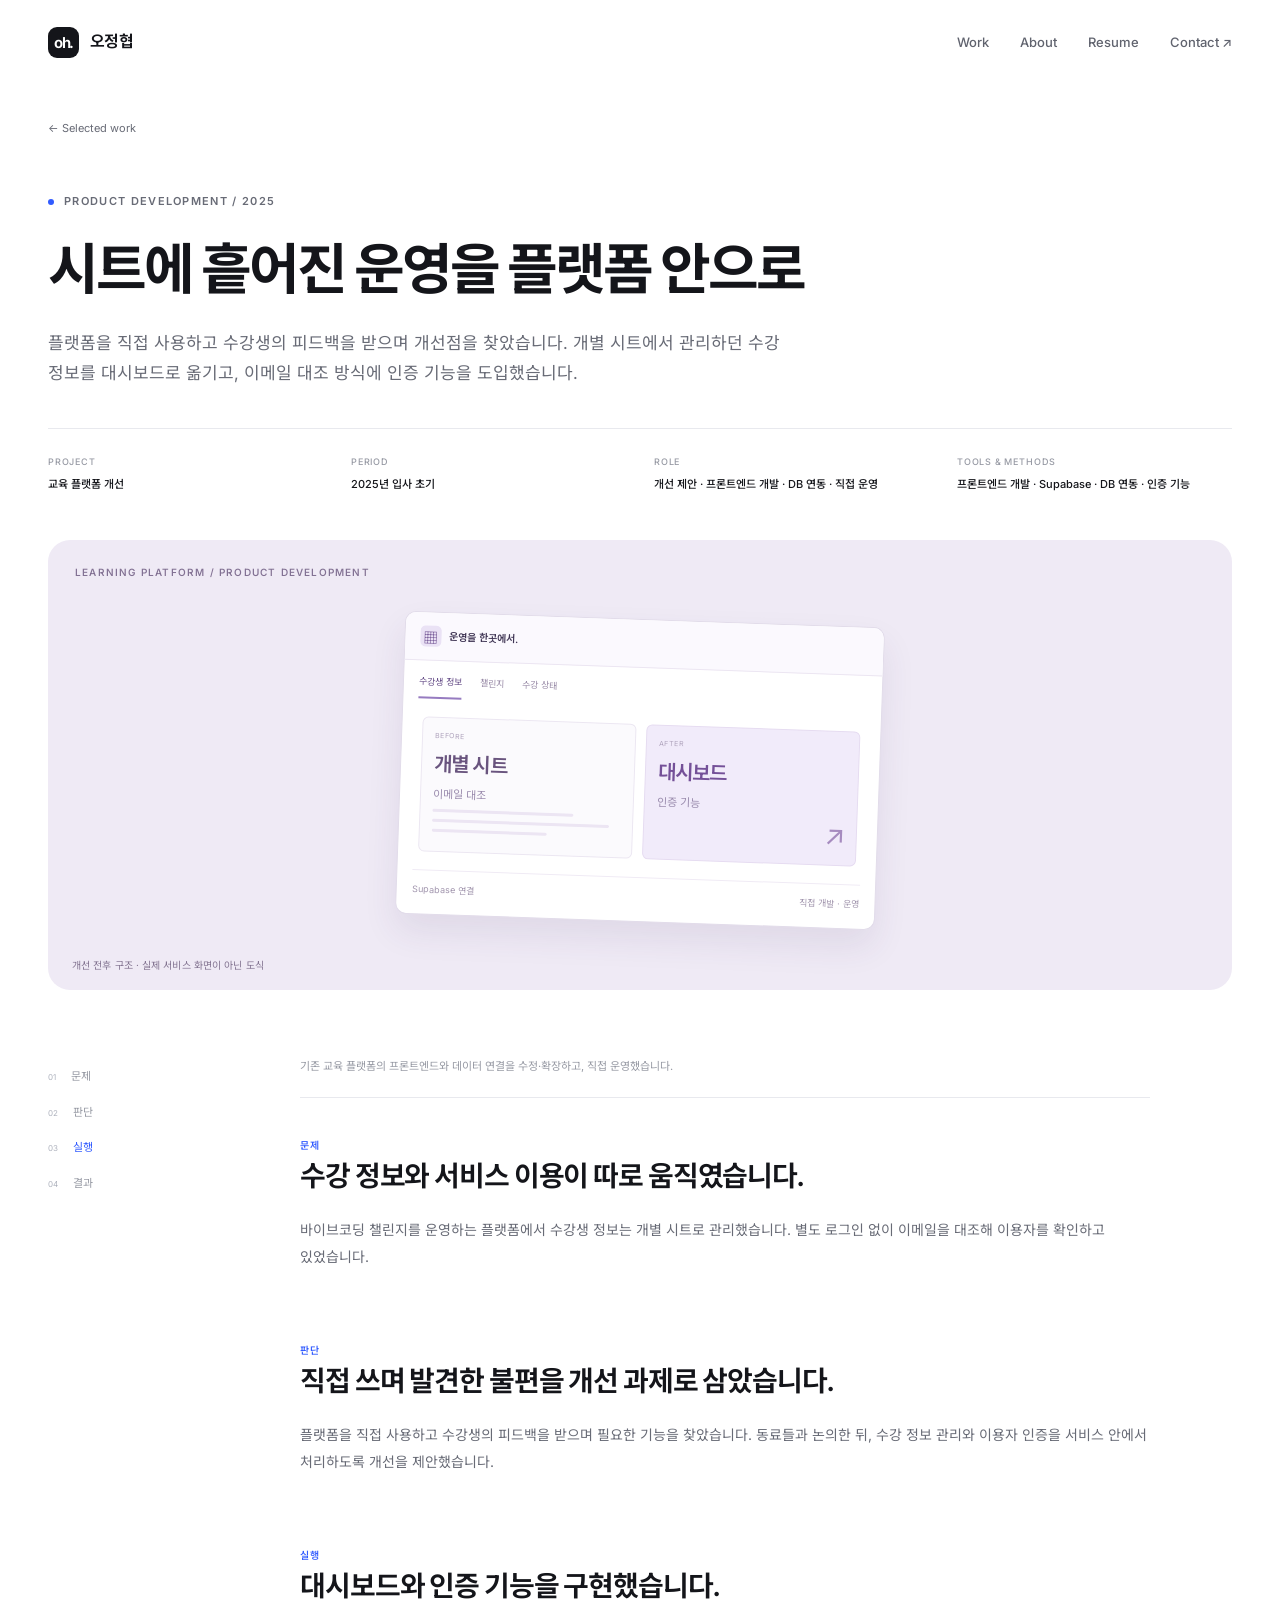
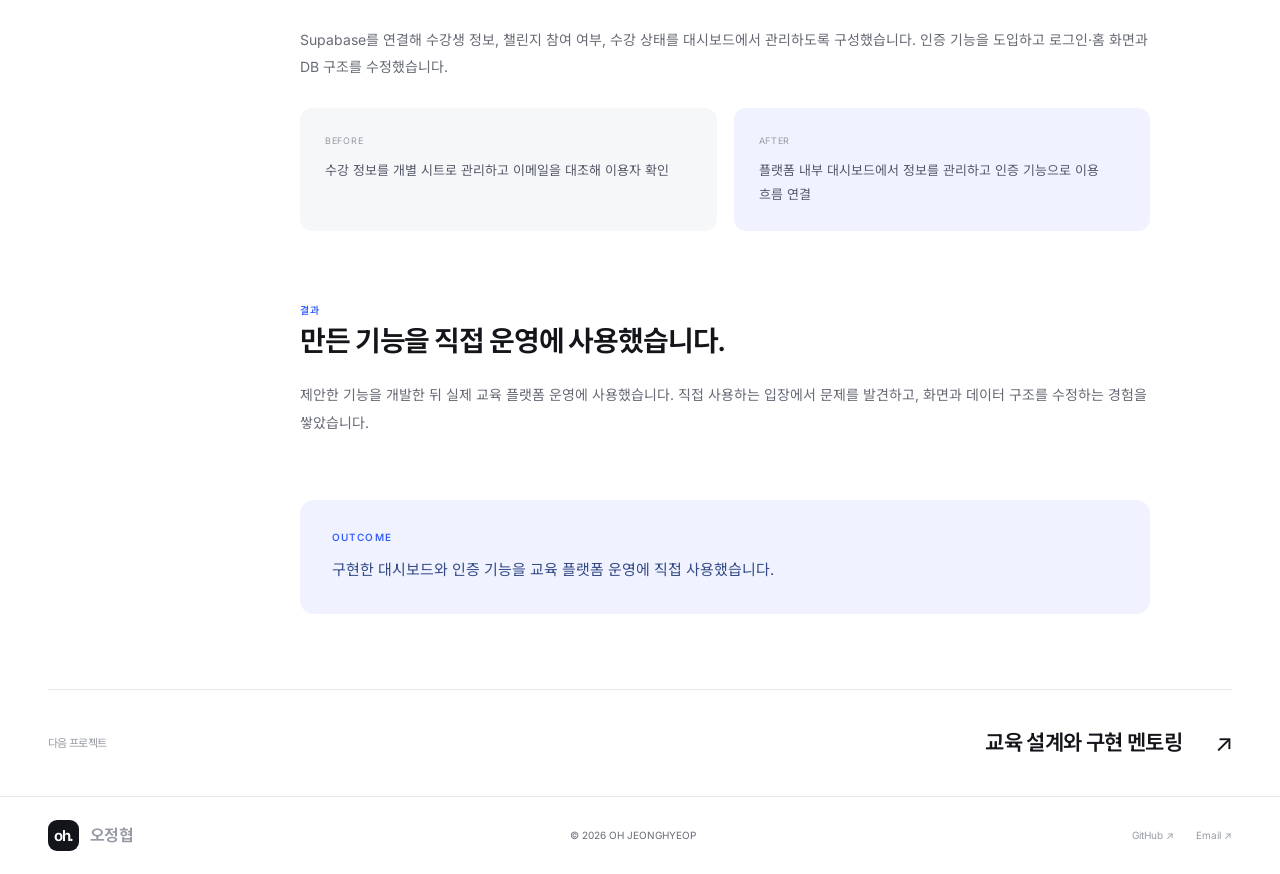
<file: projects/platform.html>
<!doctype html><html lang="ko"><head><meta charset="utf-8"><meta name="viewport" content="width=device-width,initial-scale=1"><title>교육 플랫폼 개선 — 오정협</title><meta name="description" content="고객의 문제를 작동하는 제품으로. 오정협의 서비스 기획·AI 구현·교육 포트폴리오."><meta name="theme-color" content="#ffffff"><meta property="og:title" content="교육 플랫폼 개선 — 오정협"><meta property="og:description" content="고객의 문제를 작동하는 제품으로. 직접 기획하고 구현한 프로젝트를 소개합니다."><link rel="icon" href="../assets/favicon.svg" type="image/svg+xml"><link rel="stylesheet" href="../assets/site.css"><script defer src="../assets/site.js"></script></head><body><a class="skip-link" href="#main">본문으로 건너뛰기</a><header class="site-header"><div class="container header-inner"><a class="brand" href="../index.html" aria-label="오정협 홈"><span class="brand-mark" aria-hidden="true">oh.</span><span class="wordmark">오정협</span></a><button class="menu-button" aria-controls="site-nav" aria-expanded="false" aria-label="메뉴 열기">메뉴 <span>+</span></button><nav id="site-nav" aria-label="주요 메뉴"><a class="nav-link" href="../index.html#work">Work</a><a class="nav-link" href="../index.html#about">About</a><a class="nav-link" href="../resume/">Resume</a><a class="nav-link" href="../index.html#contact">Contact <span aria-hidden="true">↗</span></a></nav></div></header><main id="main" class="container"><a class="case-back" href="../index.html#work">← Selected work</a><header class="case-header"><p class="hero-kicker">PRODUCT DEVELOPMENT / 2025</p><h1>시트에 흩어진 운영을 플랫폼 안으로</h1><p class="case-lead">플랫폼을 직접 사용하고 수강생의 피드백을 받으며 개선점을 찾았습니다. 개별 시트에서 관리하던 수강 정보를 대시보드로 옮기고, 이메일 대조 방식에 인증 기능을 도입했습니다.</p><dl class="case-meta"><div><dt>PROJECT</dt><dd>교육 플랫폼 개선</dd></div><div><dt>PERIOD</dt><dd>2025년 입사 초기</dd></div><div><dt>ROLE</dt><dd>개선 제안 · 프론트엔드 개발 · DB 연동 · 직접 운영</dd></div><div><dt>TOOLS &amp; METHODS</dt><dd>프론트엔드 개발 · Supabase · DB 연동 · 인증 기능</dd></div></dl></header><div class="case-cover"><div class="project-media media-platform"><span class="media-label">LEARNING PLATFORM / PRODUCT DEVELOPMENT</span><div class="platform-canvas"><div class="platform-top"><span class="platform-symbol" aria-hidden="true">▦</span><strong>운영을 한곳에서.</strong></div><div class="platform-tabs"><span>수강생 정보</span><span>챌린지</span><span>수강 상태</span></div><div class="platform-panel"><div class="platform-cell"><small>BEFORE</small><strong>개별 시트</strong><span>이메일 대조</span><i aria-hidden="true"></i><i aria-hidden="true"></i><i aria-hidden="true"></i></div><div class="platform-cell after"><small>AFTER</small><strong>대시보드</strong><span>인증 기능</span><b aria-hidden="true">↗</b></div></div><div class="platform-footer"><span>Supabase 연결</span><span>직접 개발 · 운영</span></div></div><span class="media-caption">개선 전후 구조 · 실제 서비스 화면이 아닌 도식</span></div></div><div class="case-layout"><nav class="case-nav" aria-label="사례 목차"><a href="#problem"><span>01</span>문제</a><a href="#decision"><span>02</span>판단</a><a href="#execution"><span>03</span>실행</a><a href="#result"><span>04</span>결과</a></nav><div class="case-content"><p class="case-scope">기존 교육 플랫폼의 프론트엔드와 데이터 연결을 수정·확장하고, 직접 운영했습니다.</p><section class="case-section" id="problem"><span class="section-label">문제</span><h2>수강 정보와 서비스 이용이 따로 움직였습니다.</h2><p>바이브코딩 챌린지를 운영하는 플랫폼에서 수강생 정보는 개별 시트로 관리했습니다. 별도 로그인 없이 이메일을 대조해 이용자를 확인하고 있었습니다.</p></section><section class="case-section" id="decision"><span class="section-label">판단</span><h2>직접 쓰며 발견한 불편을 개선 과제로 삼았습니다.</h2><p>플랫폼을 직접 사용하고 수강생의 피드백을 받으며 필요한 기능을 찾았습니다. 동료들과 논의한 뒤, 수강 정보 관리와 이용자 인증을 서비스 안에서 처리하도록 개선을 제안했습니다.</p></section><section class="case-section" id="execution"><span class="section-label">실행</span><h2>대시보드와 인증 기능을 구현했습니다.</h2><p>Supabase를 연결해 수강생 정보, 챌린지 참여 여부, 수강 상태를 대시보드에서 관리하도록 구성했습니다. 인증 기능을 도입하고 로그인·홈 화면과 DB 구조를 수정했습니다.</p><div class="case-comparison"><div class="comparison-item"><small>BEFORE</small><p>수강 정보를 개별 시트로 관리하고 이메일을 대조해 이용자 확인</p></div><div class="comparison-item"><small>AFTER</small><p>플랫폼 내부 대시보드에서 정보를 관리하고 인증 기능으로 이용 흐름 연결</p></div></div></section><section class="case-section" id="result"><span class="section-label">결과</span><h2>만든 기능을 직접 운영에 사용했습니다.</h2><p>제안한 기능을 개발한 뒤 실제 교육 플랫폼 운영에 사용했습니다. 직접 사용하는 입장에서 문제를 발견하고, 화면과 데이터 구조를 수정하는 경험을 쌓았습니다.</p></section><div class="case-result"><span class="section-label">OUTCOME</span><p>구현한 대시보드와 인증 기능을 교육 플랫폼 운영에 직접 사용했습니다.</p></div></div></div><a class="next-case" href="education.html"><span>다음 프로젝트</span><strong>교육 설계와 구현 멘토링</strong><b aria-hidden="true">↗</b></a></main><footer class="site-footer"><div class="container footer-inner"><a class="brand" href="../index.html"><span class="brand-mark" aria-hidden="true">oh.</span><span class="wordmark">오정협</span></a><p>© 2026 OH JEONGHYEOP</p><div class="footer-links"><a href="https://github.com/hyuphaqu" target="_blank" rel="noopener noreferrer">GitHub <span aria-hidden="true">↗</span></a><a href="mailto:hyuphaqu@gmail.com">Email <span aria-hidden="true">↗</span></a></div></div></footer><div class="toast" role="status" aria-live="polite"></div></body></html>
</file>
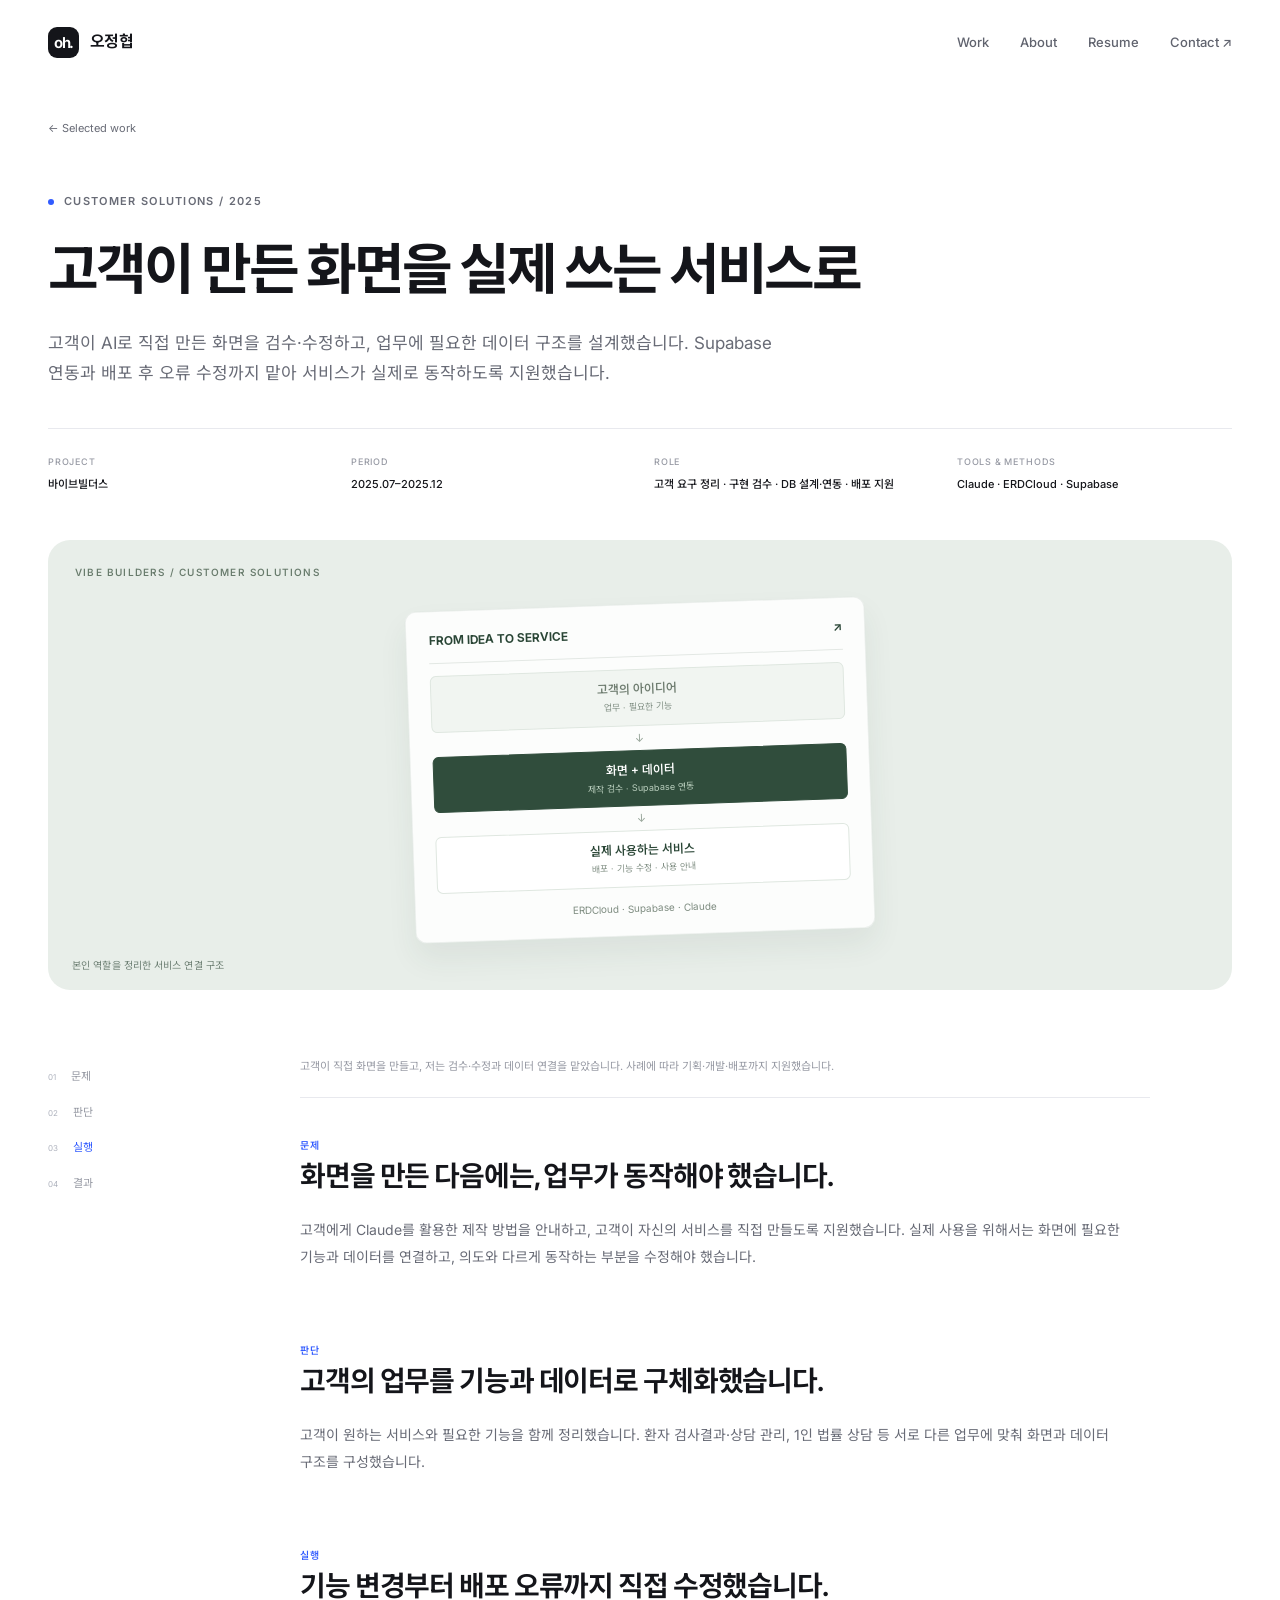
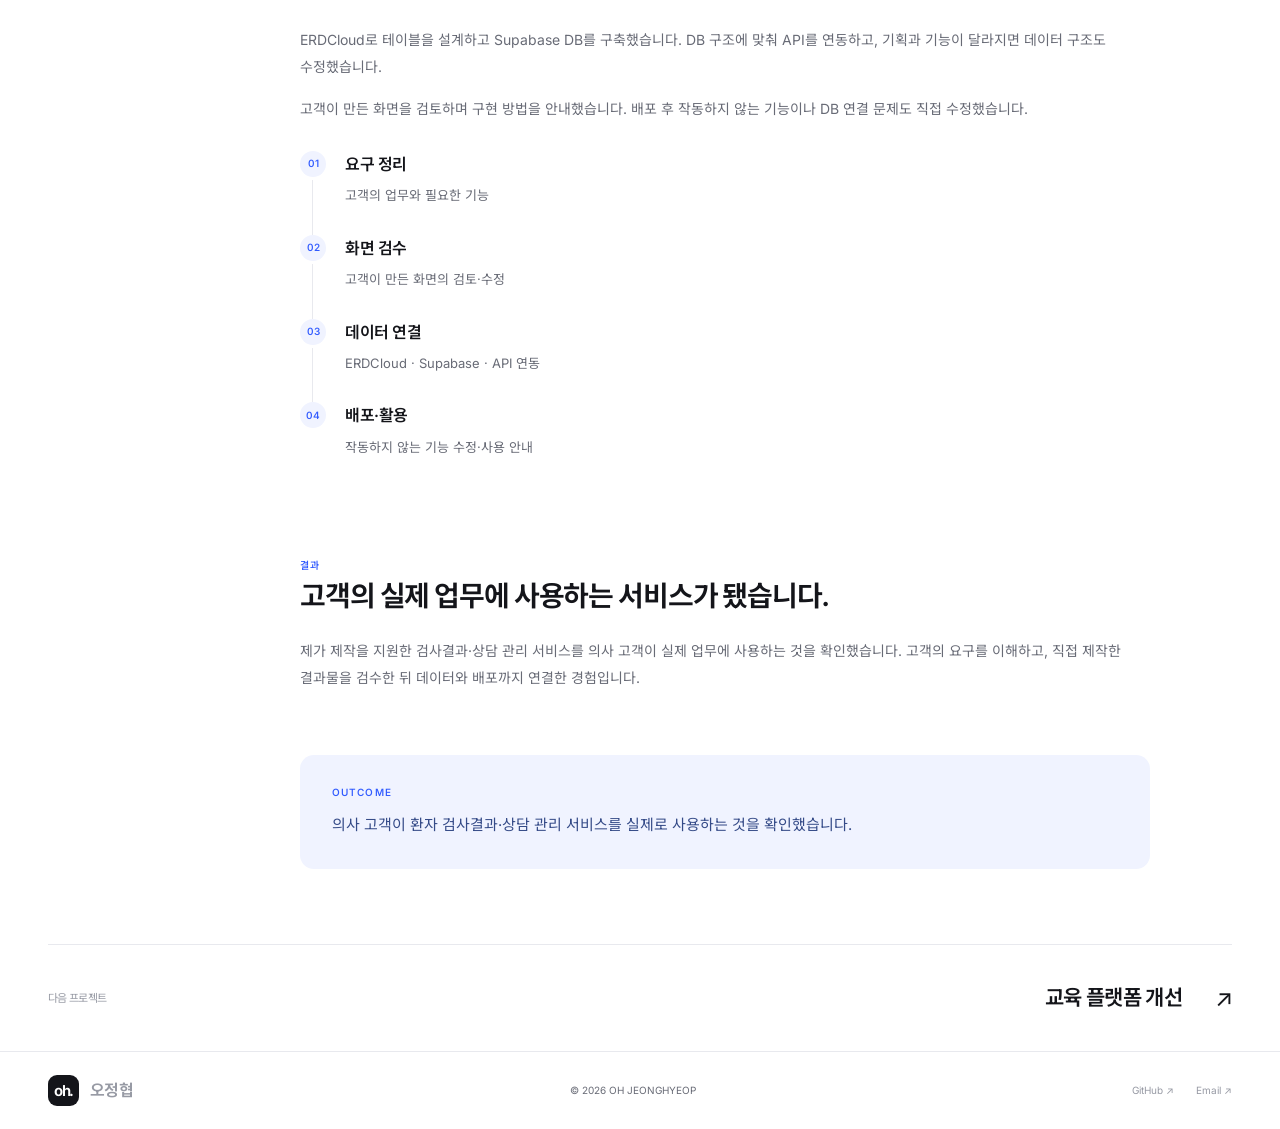
<file: projects/vibe-builders.html>
<!doctype html><html lang="ko"><head><meta charset="utf-8"><meta name="viewport" content="width=device-width,initial-scale=1"><title>바이브빌더스 — 오정협</title><meta name="description" content="고객의 문제를 작동하는 제품으로. 오정협의 서비스 기획·AI 구현·교육 포트폴리오."><meta name="theme-color" content="#ffffff"><meta property="og:title" content="바이브빌더스 — 오정협"><meta property="og:description" content="고객의 문제를 작동하는 제품으로. 직접 기획하고 구현한 프로젝트를 소개합니다."><link rel="icon" href="../assets/favicon.svg" type="image/svg+xml"><link rel="stylesheet" href="../assets/site.css"><script defer src="../assets/site.js"></script></head><body><a class="skip-link" href="#main">본문으로 건너뛰기</a><header class="site-header"><div class="container header-inner"><a class="brand" href="../index.html" aria-label="오정협 홈"><span class="brand-mark" aria-hidden="true">oh.</span><span class="wordmark">오정협</span></a><button class="menu-button" aria-controls="site-nav" aria-expanded="false" aria-label="메뉴 열기">메뉴 <span>+</span></button><nav id="site-nav" aria-label="주요 메뉴"><a class="nav-link" href="../index.html#work">Work</a><a class="nav-link" href="../index.html#about">About</a><a class="nav-link" href="../resume/">Resume</a><a class="nav-link" href="../index.html#contact">Contact <span aria-hidden="true">↗</span></a></nav></div></header><main id="main" class="container"><a class="case-back" href="../index.html#work">← Selected work</a><header class="case-header"><p class="hero-kicker">CUSTOMER SOLUTIONS / 2025</p><h1>고객이 만든 화면을 실제 쓰는 서비스로</h1><p class="case-lead">고객이 AI로 직접 만든 화면을 검수·수정하고, 업무에 필요한 데이터 구조를 설계했습니다. Supabase 연동과 배포 후 오류 수정까지 맡아 서비스가 실제로 동작하도록 지원했습니다.</p><dl class="case-meta"><div><dt>PROJECT</dt><dd>바이브빌더스</dd></div><div><dt>PERIOD</dt><dd>2025.07–2025.12</dd></div><div><dt>ROLE</dt><dd>고객 요구 정리 · 구현 검수 · DB 설계·연동 · 배포 지원</dd></div><div><dt>TOOLS &amp; METHODS</dt><dd>Claude · ERDCloud · Supabase</dd></div></dl></header><div class="case-cover"><div class="project-media media-vibe"><span class="media-label">VIBE BUILDERS / CUSTOMER SOLUTIONS</span><div class="flow-canvas"><div class="flow-header"><span>FROM IDEA TO SERVICE</span><span aria-hidden="true">↗</span></div><div class="flow-stack"><div class="flow-row"><div class="flow-box muted">고객의 아이디어<small>업무 · 필요한 기능</small></div><span class="flow-connector" aria-hidden="true">↓</span></div><div class="flow-row"><div class="flow-box dark">화면 + 데이터<small>제작 검수 · Supabase 연동</small></div><span class="flow-connector" aria-hidden="true">↓</span></div><div class="flow-row"><div class="flow-box">실제 사용하는 서비스<small>배포 · 기능 수정 · 사용 안내</small></div></div></div><p class="flow-detail">ERDCloud <span>·</span> Supabase <span>·</span> Claude</p></div><span class="media-caption">본인 역할을 정리한 서비스 연결 구조</span></div></div><div class="case-layout"><nav class="case-nav" aria-label="사례 목차"><a href="#problem"><span>01</span>문제</a><a href="#decision"><span>02</span>판단</a><a href="#execution"><span>03</span>실행</a><a href="#result"><span>04</span>결과</a></nav><div class="case-content"><p class="case-scope">고객이 직접 화면을 만들고, 저는 검수·수정과 데이터 연결을 맡았습니다. 사례에 따라 기획·개발·배포까지 지원했습니다.</p><section class="case-section" id="problem"><span class="section-label">문제</span><h2>화면을 만든 다음에는, 업무가 동작해야 했습니다.</h2><p>고객에게 Claude를 활용한 제작 방법을 안내하고, 고객이 자신의 서비스를 직접 만들도록 지원했습니다. 실제 사용을 위해서는 화면에 필요한 기능과 데이터를 연결하고, 의도와 다르게 동작하는 부분을 수정해야 했습니다.</p></section><section class="case-section" id="decision"><span class="section-label">판단</span><h2>고객의 업무를 기능과 데이터로 구체화했습니다.</h2><p>고객이 원하는 서비스와 필요한 기능을 함께 정리했습니다. 환자 검사결과·상담 관리, 1인 법률 상담 등 서로 다른 업무에 맞춰 화면과 데이터 구조를 구성했습니다.</p></section><section class="case-section" id="execution"><span class="section-label">실행</span><h2>기능 변경부터 배포 오류까지 직접 수정했습니다.</h2><p>ERDCloud로 테이블을 설계하고 Supabase DB를 구축했습니다. DB 구조에 맞춰 API를 연동하고, 기획과 기능이 달라지면 데이터 구조도 수정했습니다.</p><p>고객이 만든 화면을 검토하며 구현 방법을 안내했습니다. 배포 후 작동하지 않는 기능이나 DB 연결 문제도 직접 수정했습니다.</p><div class="case-steps"><div class="case-step"><b>01</b><h3>요구 정리</h3><p>고객의 업무와 필요한 기능</p></div><div class="case-step"><b>02</b><h3>화면 검수</h3><p>고객이 만든 화면의 검토·수정</p></div><div class="case-step"><b>03</b><h3>데이터 연결</h3><p>ERDCloud · Supabase · API 연동</p></div><div class="case-step"><b>04</b><h3>배포·활용</h3><p>작동하지 않는 기능 수정·사용 안내</p></div></div></section><section class="case-section" id="result"><span class="section-label">결과</span><h2>고객의 실제 업무에 사용하는 서비스가 됐습니다.</h2><p>제가 제작을 지원한 검사결과·상담 관리 서비스를 의사 고객이 실제 업무에 사용하는 것을 확인했습니다. 고객의 요구를 이해하고, 직접 제작한 결과물을 검수한 뒤 데이터와 배포까지 연결한 경험입니다.</p></section><div class="case-result"><span class="section-label">OUTCOME</span><p>의사 고객이 환자 검사결과·상담 관리 서비스를 실제로 사용하는 것을 확인했습니다.</p></div></div></div><a class="next-case" href="platform.html"><span>다음 프로젝트</span><strong>교육 플랫폼 개선</strong><b aria-hidden="true">↗</b></a></main><footer class="site-footer"><div class="container footer-inner"><a class="brand" href="../index.html"><span class="brand-mark" aria-hidden="true">oh.</span><span class="wordmark">오정협</span></a><p>© 2026 OH JEONGHYEOP</p><div class="footer-links"><a href="https://github.com/hyuphaqu" target="_blank" rel="noopener noreferrer">GitHub <span aria-hidden="true">↗</span></a><a href="mailto:hyuphaqu@gmail.com">Email <span aria-hidden="true">↗</span></a></div></div></footer><div class="toast" role="status" aria-live="polite"></div></body></html>
</file>
<file: assets/site.css>
@import url('https://fonts.googleapis.com/css2?family=Inter:wght@400;450;500;550;600;650;700;750;800&family=Noto+Sans+KR:wght@400;450;500;550;600;650;700;750;800&display=swap');

:root{--ink:#14151a;--muted:#686b76;--soft:#979aa4;--paper:#fff;--surface:#f6f7f9;--line:#e8e9ee;--blue:#315bff;--blue-deep:#2141d1;--radius:22px;--container:1184px;--sans:Inter,'Noto Sans KR',-apple-system,BlinkMacSystemFont,'Segoe UI',sans-serif}
*{box-sizing:border-box}html{scroll-behavior:smooth;scroll-padding-top:100px}body{margin:0;color:var(--ink);background:var(--paper);font-family:var(--sans);font-size:16px;line-height:1.7;-webkit-font-smoothing:antialiased;word-break:keep-all;overflow-wrap:break-word}a{color:inherit;text-decoration:none}button,input,textarea{font:inherit}button{cursor:pointer}img,svg,video{max-width:100%;display:block}button,a{-webkit-tap-highlight-color:transparent}button{color:inherit}::selection{background:#dfe6ff;color:#142fab}h1,h2,h3,h4,p,figure,dl,dd{margin:0}ul{padding-left:1.2em}h1,h2,h3{line-height:1.28;letter-spacing:-.045em}p{color:var(--muted)}a:focus-visible,button:focus-visible,summary:focus-visible{outline:3px solid var(--blue);outline-offset:5px;border-radius:3px}.container{width:min(var(--container),calc(100% - 96px));margin-inline:auto}.sr-only{position:absolute;width:1px;height:1px;padding:0;margin:-1px;overflow:hidden;clip:rect(0,0,0,0);white-space:nowrap;border:0}.skip-link{position:fixed;top:14px;left:14px;z-index:9999;padding:12px 18px;background:var(--ink);color:#fff;border-radius:8px;transform:translateY(-160%)}.skip-link:focus{transform:translateY(0)}
.site-header{height:84px;position:relative;z-index:30;background:rgba(255,255,255,.97)}.header-inner{height:100%;display:flex;align-items:center;justify-content:space-between;gap:28px}.brand{display:inline-flex;gap:11px;align-items:center;font-size:16px;font-weight:650;letter-spacing:-.04em}.brand-mark{display:grid;place-items:center;width:31px;height:31px;border-radius:9px;background:var(--ink);color:#fff;font-size:15px;letter-spacing:-.1em;line-height:1}.wordmark{white-space:nowrap}#site-nav{display:flex;gap:31px;align-items:center}.nav-link{font-size:13px;font-weight:500;color:#60636e;transition:color .2s}.nav-link:hover,.nav-link[aria-current=page]{color:var(--ink)}.menu-button{display:none;border:0;background:transparent;padding:10px;min-width:44px;min-height:44px}
.hero{padding:79px 0 77px;max-width:100%}.hero-kicker{display:flex;align-items:center;gap:10px;margin-bottom:24px;font-size:11px;font-weight:600;letter-spacing:.12em;text-transform:uppercase;color:var(--muted)}.hero-kicker::before{content:'';display:block;width:6px;height:6px;border-radius:50%;background:var(--blue)}.hero-title{max-width:1100px;font-size:clamp(44px,4.8vw,68px);font-weight:750;line-height:1.22;letter-spacing:-.055em}.accent{color:var(--blue)}.hero-summary{max-width:660px;margin-top:25px;font-size:16px;line-height:1.85;letter-spacing:-.025em}.hero-bottom{display:flex;align-items:flex-end;justify-content:space-between;gap:28px;margin-top:32px}.hero-actions{display:flex;align-items:center;gap:24px;flex-wrap:wrap}.text-link{display:inline-flex;align-items:center;gap:9px;font-size:13px;font-weight:550;transition:color .18s}.text-link:hover{color:var(--blue)}.button{display:inline-flex;align-items:center;justify-content:center;gap:10px;padding:12px 19px;min-height:45px;border:1px solid var(--line);border-radius:9px;font-size:12px;font-weight:600;background:#fff;transition:background .18s,transform .18s}.button:hover{transform:translateY(-2px)}.button-dark{background:var(--ink);border-color:var(--ink);color:#fff}.button-dark:hover{background:#30323b}.hero-note{font-size:11px;color:var(--soft);text-align:right;line-height:1.7;letter-spacing:.015em}
.work-section{padding:12px 0 100px}.section-heading{display:flex;align-items:center;gap:12px;margin-bottom:26px}.section-index{font-size:10px;color:var(--soft);font-weight:550;letter-spacing:.05em}.section-heading h2{font-size:18px;font-weight:650;letter-spacing:-.025em}.section-caption{margin-left:auto;font-size:11px;color:var(--soft)}.project-link{display:block;height:100%;outline-offset:8px!important}.project-media{position:relative;isolation:isolate;overflow:hidden;border-radius:var(--radius);min-width:0}.media-label{position:absolute;top:28px;left:31px;z-index:4;font-size:10px;font-weight:550;letter-spacing:.12em;text-transform:uppercase;color:rgba(255,255,255,.8)}.media-caption{position:absolute;bottom:17px;left:24px;right:24px;font-size:10px;letter-spacing:.01em;line-height:1.5;color:rgba(255,255,255,.6);z-index:4}.project-info{padding:25px 2px 0;position:relative}.project-topline{display:flex;align-items:center;gap:12px;margin-bottom:10px;font-size:10px;font-weight:550;letter-spacing:.08em;text-transform:uppercase;color:var(--muted)}.project-type{color:var(--muted)}.project-year{margin-left:auto;color:var(--soft)}.project-title{font-size:25px;font-weight:650;padding-right:36px;letter-spacing:-.04em;transition:color .2s}.project-summary{font-size:13px;line-height:1.85;letter-spacing:-.01em;max-width:700px;margin-top:10px}.project-arrow{position:absolute;right:4px;top:48px;font-size:25px;line-height:1;font-weight:400;transition:transform .2s,color .2s}.project-link:hover .project-arrow{transform:translate(3px,-3px);color:var(--blue)}.project-link:hover .project-title{color:var(--blue)}
.media-billders{height:500px;background:radial-gradient(ellipse at 15% 18%,rgba(119,157,255,.7),transparent 52%),linear-gradient(120deg,#527cfa,#315bff 45%,#2441b8);padding:64px 76px 0}.media-billders::before{content:'';position:absolute;width:700px;height:700px;border:1px solid rgba(255,255,255,.12);border-radius:50%;right:-200px;top:-340px;z-index:-1}.product-window{width:84%;max-width:890px;position:relative;background:white;border:1px solid rgba(255,255,255,.3);border-radius:11px 11px 0 0;box-shadow:0 30px 70px rgba(8,23,87,.28);transform:perspective(1500px) rotateX(2deg) rotateY(-5deg) rotateZ(-1deg);transform-origin:center bottom;transition:transform .45s}.project-link:hover .product-window{transform:perspective(1500px) rotateX(0deg) rotateY(-3deg) rotateZ(-.5deg) translateY(-4px)}.window-chrome{height:31px;background:#f9fafb;display:flex;gap:5px;align-items:center;padding:0 12px;border-bottom:1px solid #eceef2;border-radius:10px 10px 0 0;overflow:hidden}.window-chrome i{width:5px;height:5px;border-radius:50%;background:#d1d4de;flex:none}.window-chrome span{margin:auto;font-size:9px;line-height:1.2;color:#9196a2;padding-right:30px;font-style:normal;white-space:nowrap}.window-content{height:380px;overflow:hidden;background:#fff}.window-content img{width:100%;height:auto;object-fit:cover;object-position:top}.workflow-float{position:absolute;width:275px;right:37px;bottom:53px;background:#11182b;color:#fff;border:1px solid rgba(255,255,255,.16);border-radius:13px;padding:22px;box-shadow:0 19px 50px rgba(5,13,43,.25);z-index:4;transform:rotate(3deg);transition:transform .4s}.project-link:hover .workflow-float{transform:rotate(2deg) translateY(-4px)}.workflow-node{background:rgba(255,255,255,.065);border:1px solid rgba(255,255,255,.11);border-radius:7px;padding:10px 12px;font-size:11px;font-weight:500;display:flex;align-items:center;gap:10px;line-height:1.5}.workflow-node::before{content:'';height:6px;width:6px;flex:none;background:#82a3ff;border-radius:2px}.workflow-line{width:1px;height:15px;margin-left:16px;background:#5b6a8a}.workflow-caption{color:#94a4c8;margin-top:15px;font-size:9px;letter-spacing:.03em;line-height:1.6}.work-grid{display:grid;grid-template-columns:1fr 1fr;gap:34px;margin-top:58px}.work-grid .project-media{height:345px}.work-grid .project-info{padding-top:23px}.work-grid .project-title{font-size:23px}.work-grid .project-summary{font-size:12px;max-width:460px}
.media-vibe{background:#e8eee9;color:#294535;padding:49px 37px 37px}.media-vibe .media-label{color:#687b6c;left:27px;top:24px}.media-vibe .media-caption{color:#6d7f73}.flow-canvas{max-width:420px;margin:0 auto;background:rgba(255,255,255,.85);border:1px solid rgba(42,74,53,.08);box-shadow:0 16px 30px rgba(38,70,52,.07);border-radius:11px;padding:19px 22px;transform:rotate(-2deg);transition:transform .4s}.project-link:hover .flow-canvas{transform:rotate(-1deg) translateY(-3px)}.flow-header{font-size:11px;font-weight:650;padding-bottom:15px;margin-bottom:15px;border-bottom:1px solid #e3e8e4;display:flex;justify-content:space-between;align-items:center}.flow-stack{display:grid;gap:9px}.flow-row{display:flex;align-items:stretch;gap:8px;min-width:0}.flow-box{padding:11px 12px;flex:1;min-width:0;border:1px solid #dfe7e0;border-radius:6px;background:#fff;font-size:10px;line-height:1.6;font-weight:550;text-align:center}.flow-box.muted{background:#f1f5f1;color:#6f7d70}.flow-box.dark{background:#304d3c;border-color:#304d3c;color:#fff}.flow-connector{font-size:11px;text-align:center;line-height:1;color:#92a094}.flow-detail{font-size:9px;line-height:1.6;color:#7e8c80;margin-top:13px;text-align:center}
.media-platform{background:#efeaf5;color:#3f3554;padding:52px 38px 32px}.media-platform .media-label{color:#827193;left:27px;top:24px}.media-platform .media-caption{color:#837491}.platform-canvas{background:white;border:1px solid #e2dcea;max-width:420px;margin:0 auto;border-radius:11px;overflow:hidden;box-shadow:0 17px 34px rgba(72,48,100,.09);transform:rotate(2deg);transition:transform .4s}.project-link:hover .platform-canvas{transform:rotate(1deg) translateY(-3px)}.platform-top{background:#fbf9fe;border-bottom:1px solid #ece6f2;padding:13px 15px;display:flex;align-items:center;justify-content:space-between;font-size:10px;font-weight:650}.platform-tabs{display:flex;gap:18px;padding:13px 15px 0;font-size:9px;color:#998ba7}.platform-tabs span:first-child{color:#654c87;border-bottom:2px solid #967bc0;padding-bottom:8px}.platform-panel{display:grid;grid-template-columns:repeat(3,minmax(0,1fr));gap:8px;padding:13px 15px}.platform-cell{border:1px solid #ece7f2;border-radius:6px;padding:12px 8px;background:#fbfafd;min-height:70px;display:flex;flex-direction:column;gap:7px;font-size:8px;line-height:1.5;color:#9a8bad}.platform-cell strong,.platform-cell b{color:#69547e;font-size:15px;font-weight:600;letter-spacing:-.04em}.platform-footer{display:flex;justify-content:space-between;align-items:center;margin:0 15px 16px;border-top:1px solid #f0ebf5;padding-top:11px;font-size:9px;color:#a195ad}
.education-feature{margin-top:58px;border:1px solid var(--line);border-radius:var(--radius);overflow:hidden}.education-feature>.project-link{display:grid;grid-template-columns:1fr 1fr}.education-visual{min-height:310px;position:relative;overflow:hidden;background:#171d29;padding:42px 36px;display:flex;align-items:center;justify-content:center}.code-window{width:100%;max-width:400px;background:#202836;border:1px solid #354053;border-radius:10px;box-shadow:0 20px 30px rgba(0,0,0,.18);transform:rotate(-3deg);overflow:hidden;transition:transform .4s}.project-link:hover .code-window{transform:rotate(-1deg)}.code-top{border-bottom:1px solid #354053;padding:11px 15px;color:#9aa6b9;font-family:ui-monospace,SFMono-Regular,Consolas,monospace;font-size:10px}.code-window pre{padding:19px 21px 23px;margin:0;font-size:11px;line-height:1.9;color:#afc5ed;overflow:auto}.code-window code{font-family:ui-monospace,SFMono-Regular,Consolas,monospace}.learning-route{position:absolute;bottom:27px;left:0;right:0;display:flex;align-items:center;justify-content:center;gap:8px;font-size:9px;color:#788ba9}.learning-route span{background:#263245;border:1px solid #38455c;border-radius:20px;padding:5px 12px;color:#bdc9db}.education-info{padding:44px 40px;align-self:center}.education-info h3{font-size:26px;letter-spacing:-.04em;font-weight:650;max-width:420px}.education-info .project-summary{font-size:13px;margin-top:17px;max-width:370px}.education-info .text-link{margin-top:24px;color:var(--ink)}
.about-section{padding:95px 0;border-top:1px solid var(--line)}.about-grid{display:grid;grid-template-columns:1fr 1.15fr;gap:105px}.about-copy h2{font-size:36px;line-height:1.4;letter-spacing:-.05em;font-weight:650;margin-bottom:23px}.about-copy>p{font-size:14px;line-height:1.95;margin-bottom:15px}.about-person{display:flex;align-items:center;gap:13px;margin-top:32px;font-size:12px;font-weight:600}.about-person img{height:46px;width:46px;object-fit:cover;border-radius:50%}.about-person p{font-size:10px;font-weight:400;line-height:1.5;margin-top:2px}.experience-list{display:grid;gap:0}.experience-row{display:grid;grid-template-columns:116px 1fr;gap:18px;padding:20px 0;border-bottom:1px solid var(--line)}.experience-row:first-child{padding-top:0}.experience-date{font-size:10px;letter-spacing:.01em;color:var(--soft);padding-top:4px}.experience-content h3{font-size:14px;font-weight:600;letter-spacing:-.025em;margin-bottom:6px}.experience-content p{font-size:12px;line-height:1.7}.capability-list{margin-top:31px}.capability-item{display:flex;gap:20px;font-size:11px;padding:7px 0;color:var(--muted);line-height:1.85}.capability-label{min-width:114px;flex-shrink:0;color:var(--ink);font-weight:550}.contact-section{border-top:1px solid var(--line);padding:77px 0 83px}.contact-top{display:flex;align-items:flex-start;justify-content:space-between;gap:32px}.contact-title{font-size:38px;line-height:1.4;font-weight:650;letter-spacing:-.045em}.contact-email{display:inline-block;margin-top:19px;font-size:18px;font-weight:500;letter-spacing:-.02em}.contact-email:hover{color:var(--blue)}.copy-button{border:1px solid var(--line);border-radius:8px;background:#fff;font-size:11px;padding:9px 13px;display:inline-flex;align-items:center;justify-content:center;gap:8px}.copy-button:hover{background:var(--surface)}.site-footer{border-top:1px solid var(--line);padding:23px 0}.footer-inner{display:flex;justify-content:space-between;align-items:center;gap:20px;color:var(--soft);font-size:10px}.footer-links{display:flex;gap:22px}.footer-links a:hover{color:var(--ink)}
.case-back{display:inline-flex;align-items:center;gap:8px;margin-top:35px;font-size:11px;color:var(--muted)}.case-back:hover{color:var(--blue)}.case-header{padding:52px 0 45px}.case-header h1{font-size:clamp(35px,4.3vw,58px);font-weight:700;line-height:1.25;max-width:900px;letter-spacing:-.055em}.case-lead{font-size:17px;line-height:1.8;max-width:770px;margin-top:24px}.case-meta{display:grid;grid-template-columns:repeat(4,minmax(0,1fr));gap:28px;margin-top:39px;padding-top:25px;border-top:1px solid var(--line)}.case-meta dl{display:contents}.case-meta dt{font-size:9px;font-weight:500;letter-spacing:.09em;color:var(--soft);text-transform:uppercase;margin-bottom:6px}.case-meta dd{font-size:11px;line-height:1.8;font-weight:500}.case-cover{margin-bottom:67px}.case-cover.project-media{height:450px}.case-cover.media-vibe,.case-cover.media-platform{display:flex;align-items:center;justify-content:center}.case-cover .flow-canvas,.case-cover .platform-canvas{width:540px;max-width:80%}.case-cover .platform-panel{padding:26px}.case-cover .platform-cell{min-height:100px;font-size:11px}.case-cover .platform-cell strong{font-size:26px}.case-cover .flow-box{padding:18px;font-size:13px}.case-cover .flow-header{font-size:14px}.case-cover .flow-detail{font-size:11px}.case-layout{display:grid;grid-template-columns:180px minmax(0,1fr);gap:72px;align-items:start;margin-bottom:75px}.case-nav{position:sticky;top:32px;display:grid;gap:4px;padding:4px 0}.case-nav a{font-size:11px;padding:7px 0;color:var(--soft);line-height:1.6}.case-nav a:hover,.case-nav a[aria-current=true],.case-nav a.is-active{color:var(--blue)}.case-content{min-width:0;max-width:850px}.case-section{margin-bottom:64px;scroll-margin-top:40px}.section-label{font-size:10px;font-weight:550;letter-spacing:.11em;color:var(--blue);text-transform:uppercase;margin-bottom:13px}.case-section h2{font-size:28px;line-height:1.4;font-weight:650;letter-spacing:-.04em;margin-bottom:20px;max-width:730px}.case-section p,.case-section li{font-size:14px;line-height:1.95;color:var(--muted)}.case-section p+p{margin-top:14px}.case-section ul{margin:17px 0 0}.case-section li+li{margin-top:7px}.case-section strong{color:#353843;font-weight:600}.case-comparison{display:grid;grid-template-columns:1fr 1fr;gap:17px;margin:27px 0}.comparison-item{background:var(--surface);border-radius:12px;padding:25px;min-width:0}.comparison-item:last-child{background:#f0f3ff}.comparison-item small{display:block;font-size:9px;letter-spacing:.08em;text-transform:uppercase;color:var(--soft);margin-bottom:10px}.comparison-item p{font-size:13px;line-height:1.85;color:#555a68}.case-steps{display:grid;gap:0;margin-top:29px}.case-step{position:relative;padding:0 0 26px 45px;min-width:0}.case-step:not(:last-child)::after{content:'';position:absolute;top:29px;bottom:0;width:1px;background:var(--line);left:12px}.case-step b{position:absolute;left:0;top:0;display:grid;place-items:center;height:26px;width:26px;border-radius:50%;background:#f0f3ff;color:var(--blue);font-size:10px;font-weight:550}.case-step h3{font-size:16px;font-weight:600;margin-bottom:9px;padding-top:3px;letter-spacing:-.03em}.case-step p{font-size:13px}.evidence{margin:28px 0}.evidence a{display:block}.evidence img{width:100%;height:auto;border:1px solid var(--line);border-radius:12px;background:var(--surface)}.evidence figcaption{font-size:11px;line-height:1.7;color:var(--soft);margin-top:12px}.code-example{margin:25px 0;border:1px solid var(--line);border-radius:10px;overflow:hidden}.code-example summary{padding:15px 19px;font-size:12px;color:var(--muted);cursor:pointer}.code-example pre{margin:0;padding:21px;background:#161c29;color:#b9c8e8;overflow:auto;font-size:11px;line-height:1.8;white-space:pre}.code-example code{font-family:ui-monospace,SFMono-Regular,Consolas,monospace}.case-result{padding:29px 32px;background:#f0f3ff;border-radius:14px;margin-top:25px}.case-result p{color:#354b88;font-size:15px;line-height:1.9}.case-scope{margin-top:24px;font-size:11px!important;line-height:1.8!important;color:var(--soft)!important;padding-top:17px;border-top:1px solid var(--line)}.next-case{border-top:1px solid var(--line);padding:33px 0;display:flex;justify-content:space-between;align-items:center;gap:20px;font-size:19px;font-weight:600;letter-spacing:-.03em}.next-case small{display:block;font-size:9px;color:var(--soft);letter-spacing:.08em;font-weight:400;margin-bottom:7px}.next-case:hover{color:var(--blue)}
.resume-shell{max-width:900px;margin:28px auto 75px}.resume-toolbar{display:flex;justify-content:space-between;align-items:center;gap:18px;padding:0 0 28px;font-size:11px;color:var(--muted)}.resume-actions{display:flex;align-items:center;gap:10px}.resume-document{border:1px solid var(--line);border-radius:16px;padding:58px 64px;background:#fff}.resume-document h1{font-size:40px;font-weight:700;margin-bottom:14px}.resume-intro{max-width:650px;font-size:16px;line-height:1.85}.resume-contact{display:flex;gap:20px;flex-wrap:wrap;margin-top:21px;font-size:11px;color:var(--muted)}.resume-contact a:hover{color:var(--blue)}.resume-section{margin-top:39px;padding-top:25px;border-top:1px solid var(--line)}.resume-section h2{font-size:17px;font-weight:650;margin-bottom:23px}.resume-item+.resume-item{margin-top:27px}.resume-item-top{display:flex;align-items:baseline;justify-content:space-between;gap:20px}.resume-item-top h3{font-size:15px;font-weight:600;letter-spacing:-.025em}.resume-item-top time{font-size:10px;color:var(--soft);white-space:nowrap}.resume-role{font-size:11px;color:var(--muted);margin-top:6px}.resume-item ul{margin:11px 0 0;padding-left:17px}.resume-item li{font-size:12px;line-height:1.9;color:#5d626d}.resume-item li+li{margin-top:5px}.resume-skills{display:grid;grid-template-columns:130px 1fr;gap:8px 16px;font-size:12px;color:var(--muted)}.resume-skills dt{font-weight:550;color:var(--ink)}
.image-dialog{border:0;padding:0;background:#fff;border-radius:14px;box-shadow:0 30px 100px #0003;width:min(1200px,calc(100vw - 56px));max-height:90vh;color:var(--ink)}.image-dialog::backdrop{background:rgba(15,19,29,.8);backdrop-filter:blur(7px)}.dialog-toolbar{padding:13px 19px;display:flex;justify-content:space-between;align-items:center;gap:18px;font-size:11px;color:var(--muted);border-bottom:1px solid var(--line)}.dialog-toolbar button{border:0;background:var(--surface);border-radius:7px;padding:8px 12px;font-size:12px}.dialog-body{overflow:auto;max-height:calc(90vh - 110px);background:#f6f7f9}.dialog-body img{width:100%;height:auto;margin:auto}.dialog-caption{padding:12px 19px;font-size:11px;color:var(--muted);line-height:1.7}.toast{position:fixed;left:50%;bottom:28px;z-index:1000;transform:translate(-50%,12px);padding:11px 18px;background:var(--ink);color:#fff;font-size:12px;border-radius:8px;box-shadow:0 8px 30px #0002;opacity:0;pointer-events:none;transition:opacity .2s,transform .2s;max-width:calc(100vw - 36px);text-align:center}.toast[data-visible=true]{opacity:1;transform:translate(-50%,0)}
@media(min-width:1500px){.hero{padding-top:91px;padding-bottom:88px}.hero-title{font-size:72px}}
@media(max-width:1050px){.container{width:calc(100% - 64px)}.hero{padding:61px 0 65px}.hero-title{font-size:57px}.media-billders{height:450px;padding:66px 48px 0}.product-window{width:88%}.workflow-float{width:240px;right:27px;bottom:35px;padding:17px}.work-grid{gap:25px}.work-grid .project-media{height:320px}.media-vibe,.media-platform{padding-inline:25px}.flow-canvas{padding:17px}.flow-box{padding:9px 7px;font-size:9px}.education-info{padding:33px}.education-info h3{font-size:24px}.education-visual{padding:35px 26px}.about-grid{gap:55px}.about-copy h2{font-size:31px}.experience-row{grid-template-columns:100px 1fr;gap:15px}.capability-item{gap:14px}.capability-label{min-width:99px}.case-layout{grid-template-columns:145px minmax(0,1fr);gap:40px}}
@media(max-width:760px){html{scroll-padding-top:30px}.container{width:calc(100% - 40px)}.site-header{height:72px}.brand{font-size:15px}.brand-mark{width:29px;height:29px}#site-nav{gap:21px}.nav-link{font-size:11px}.hero{padding:47px 0 56px}.hero-kicker{font-size:9px;letter-spacing:.1em;margin-bottom:21px}.hero-title{font-size:clamp(37px,6.5vw,50px);line-height:1.28;letter-spacing:-.055em}.hero-summary{font-size:14px;line-height:1.9;max-width:540px;margin-top:22px}.hero-bottom{margin-top:26px}.hero-note{display:none}.hero-actions{gap:20px}.button{font-size:11px;padding:11px 16px;min-height:42px}.text-link{font-size:11px}.work-section{padding-bottom:62px}.section-heading{margin-bottom:20px}.section-heading h2{font-size:16px}.section-caption{font-size:9px}.section-index{font-size:9px}.project-media{border-radius:16px}.media-billders{height:360px;padding:59px 26px 0}.media-label{top:23px;left:25px;font-size:9px}.product-window{width:90%;max-width:none}.window-content{height:285px}.window-chrome{height:25px}.window-chrome span{font-size:7px}.workflow-float{width:205px;right:20px;bottom:29px;padding:14px;border-radius:10px}.workflow-node{padding:8px 9px;font-size:9px;gap:7px}.workflow-node::before{height:5px;width:5px}.workflow-line{height:11px;margin-left:12px}.workflow-caption{margin-top:10px;font-size:8px}.project-info{padding-top:20px}.project-topline{font-size:9px;margin-bottom:9px}.project-title{font-size:23px}.project-summary{font-size:12px;margin-top:8px;line-height:1.8}.project-arrow{top:42px;font-size:22px}.work-grid{gap:25px;margin-top:40px}.work-grid .project-media{height:280px}.media-vibe,.media-platform{padding:50px 17px 30px}.flow-canvas{padding:13px;transform:rotate(-1.5deg)}.flow-header{font-size:9px;padding-bottom:10px;margin-bottom:10px}.flow-box{padding:8px 5px;font-size:8px;border-radius:4px}.flow-stack{gap:6px}.flow-row{gap:5px}.flow-detail{font-size:7px;margin-top:10px}.platform-top{font-size:8px;padding:11px 10px}.platform-tabs{gap:11px;font-size:8px;padding:10px 10px 0}.platform-panel{gap:5px;padding:10px}.platform-cell{padding:8px 5px;font-size:7px;min-height:63px}.platform-cell strong,.platform-cell b{font-size:12px}.platform-footer{margin:0 10px 12px;font-size:7px;gap:6px}.media-caption{font-size:8px;left:19px;right:19px;bottom:13px}.work-grid .project-title{font-size:20px}.work-grid .project-summary{font-size:11px}.education-feature{margin-top:39px;border-radius:16px}.education-feature>.project-link{grid-template-columns:1fr 1fr}.education-visual{min-height:300px;padding:31px 19px}.code-top{padding:10px 12px;font-size:8px}.code-window pre{padding:16px 14px;font-size:9px;line-height:1.9}.education-info{padding:27px 25px}.education-info h3{font-size:22px}.education-info .project-summary{font-size:12px;margin-top:13px}.education-info .text-link{margin-top:19px}.learning-route{bottom:26px;gap:5px;font-size:8px}.learning-route span{padding:4px 8px}.about-section{padding:59px 0}.about-grid{grid-template-columns:1fr;gap:37px}.about-copy{max-width:560px}.about-copy h2{font-size:30px}.about-copy>p{font-size:13px}.about-person{margin-top:23px}.experience-row{grid-template-columns:120px 1fr;padding:18px 0}.experience-date{font-size:10px}.experience-content h3{font-size:14px}.experience-content p{font-size:12px}.capability-list{margin-top:23px}.capability-item{font-size:11px}.capability-label{min-width:120px}.contact-section{padding:52px 0 57px}.contact-title{font-size:30px}.contact-email{font-size:16px}.site-footer{padding:21px 0}.footer-inner{font-size:9px;gap:12px}.footer-links{gap:17px}.case-back{margin-top:25px}.case-header{padding:37px 0 31px}.case-header h1{font-size:38px;line-height:1.32}.case-lead{font-size:15px;margin-top:21px}.case-meta{grid-template-columns:repeat(2,minmax(0,1fr));gap:20px;margin-top:28px;padding-top:21px}.case-meta dt{font-size:9px}.case-meta dd{font-size:11px}.case-cover{margin-bottom:43px}.case-cover.project-media{height:360px}.case-layout{display:block;margin-bottom:45px}.case-nav{position:static;display:flex;gap:19px;padding:0 0 14px;margin-bottom:33px;border-bottom:1px solid var(--line);overflow-x:auto;white-space:nowrap}.case-nav a{font-size:10px;padding:0}.case-section{margin-bottom:45px}.case-section h2{font-size:25px}.case-section p,.case-section li{font-size:13px;line-height:1.9}.comparison-item{padding:20px}.comparison-item p{font-size:12px}.case-step h3{font-size:15px}.case-result{padding:25px}.case-result p{font-size:14px}.next-case{font-size:17px;padding:27px 0}.resume-shell{margin:20px auto 45px}.resume-document{padding:38px 32px;border-radius:12px}.resume-document h1{font-size:34px}.resume-intro{font-size:14px}.resume-section{margin-top:30px;padding-top:23px}.resume-item-top{gap:14px}.resume-item-top h3{font-size:14px}.resume-item-top time{font-size:9px}.resume-contact{gap:9px 18px;font-size:10px}.resume-skills{grid-template-columns:110px 1fr;font-size:11px}.image-dialog{width:calc(100vw - 24px);border-radius:10px}.dialog-toolbar{padding:12px;font-size:10px}.dialog-caption{padding:11px 12px;font-size:10px}}
@media(max-width:560px){.container{width:calc(100% - 36px)}.header-inner{gap:16px}.site-header{height:67px}.brand{font-size:14px}.brand-mark{height:27px;width:27px;font-size:13px;border-radius:7px}.brand{gap:8px}#site-nav{gap:16px}.nav-link{font-size:10px}.hero{padding:38px 0 47px}.hero-kicker{font-size:8px;gap:7px;margin-bottom:20px}.hero-title{font-size:clamp(32px,8.6vw,45px);line-height:1.3;letter-spacing:-.065em}.hero-summary{font-size:12px;line-height:1.95;margin-top:21px;max-width:390px}.hero-bottom{margin-top:25px}.hero-actions{gap:19px}.hero-actions .button{font-size:10px;min-height:40px;padding:10px 14px}.hero-actions .text-link{font-size:10px}.section-heading{gap:9px;margin-bottom:18px}.section-heading h2{font-size:15px}.section-caption{font-size:8px}.section-index{font-size:8px}.media-billders{height:280px;padding:52px 19px 0;border-radius:14px}.media-label{font-size:8px;left:20px;top:21px}.product-window{width:93%;border-radius:7px 7px 0 0}.window-chrome{height:20px;padding-inline:8px;gap:3px;border-radius:6px 6px 0 0}.window-chrome i{width:4px;height:4px}.window-chrome span{font-size:6px;padding-right:15px}.window-content{height:230px}.workflow-float{width:156px;right:13px;bottom:27px;padding:11px;border-radius:9px;transform:rotate(4deg)}.workflow-node{font-size:7px;padding:6px 7px;border-radius:5px;gap:6px}.workflow-node::before{width:4px;height:4px}.workflow-line{height:9px;margin-left:9px}.workflow-caption{font-size:6px;line-height:1.65;margin-top:8px}.project-info{padding-top:18px}.project-topline{font-size:8px;gap:7px;letter-spacing:.06em}.project-title{font-size:21px;line-height:1.4;letter-spacing:-.04em;padding-right:29px}.project-summary{font-size:11px;line-height:1.9;max-width:360px}.project-arrow{font-size:21px;top:40px;right:1px}.work-grid{grid-template-columns:1fr;gap:33px;margin-top:35px}.work-grid .project-media{height:300px}.work-grid .project-info{padding-top:18px}.work-grid .project-title{font-size:21px}.work-grid .project-summary{font-size:11px}.media-vibe,.media-platform{padding:53px 29px 32px}.media-vibe .media-label,.media-platform .media-label{left:22px;top:21px}.flow-canvas{padding:16px 18px;max-width:360px}.flow-header{font-size:10px;padding-bottom:11px;margin-bottom:11px}.flow-stack{gap:7px}.flow-row{gap:6px}.flow-box{font-size:9px;padding:10px 7px;border-radius:5px}.flow-detail{font-size:8px;margin-top:12px}.platform-canvas{max-width:360px}.platform-top{padding:12px 13px;font-size:9px}.platform-tabs{gap:15px;font-size:9px;padding:12px 13px 0}.platform-panel{gap:7px;padding:12px 13px}.platform-cell{padding:11px 7px;min-height:70px;font-size:8px;gap:8px}.platform-cell strong,.platform-cell b{font-size:16px}.platform-footer{font-size:8px;margin:0 13px 15px}.media-caption{font-size:8px;bottom:13px;left:21px;right:21px}.education-feature{margin-top:35px;border-radius:14px}.education-feature>.project-link{grid-template-columns:1fr}.education-visual{min-height:265px;padding:35px 31px 56px}.code-window{max-width:340px}.code-top{font-size:9px;padding:10px 14px}.code-window pre{font-size:10px;padding:17px 18px 20px}.learning-route{bottom:23px;font-size:8px;gap:7px}.learning-route span{padding:5px 10px}.education-info{padding:25px 24px 29px}.education-info h3{font-size:24px;max-width:340px}.education-info .project-summary{font-size:12px;max-width:340px}.education-info .text-link{font-size:11px}.work-section{padding-bottom:48px}.about-section{padding:44px 0}.about-grid{gap:33px}.about-copy h2{font-size:28px;margin-bottom:20px}.about-copy>p{font-size:12px;line-height:1.95}.about-person img{width:40px;height:40px}.about-person{font-size:11px;gap:11px}.about-person p{font-size:9px}.experience-row{grid-template-columns:87px 1fr;gap:14px;padding:17px 0}.experience-date{font-size:8px;padding-top:4px}.experience-content h3{font-size:12px}.experience-content p{font-size:10px}.capability-item{font-size:10px;gap:14px}.capability-label{min-width:87px}.contact-section{padding:40px 0 46px}.contact-top{display:block}.contact-title{font-size:27px}.contact-email{font-size:15px;margin-top:17px}.contact-top>.copy-button{margin-top:21px}.copy-button{font-size:10px;padding:8px 11px}.footer-inner{align-items:flex-start;font-size:8px;gap:15px}.footer-links{gap:14px}.case-back{margin-top:23px;font-size:10px}.case-header{padding:31px 0 26px}.case-header h1{font-size:33px;line-height:1.32;letter-spacing:-.055em}.case-lead{font-size:13px;line-height:1.9;margin-top:20px}.case-meta{gap:18px 22px;margin-top:26px}.case-meta dt{font-size:8px}.case-meta dd{font-size:10px}.case-cover{margin-bottom:31px}.case-cover.project-media{height:300px}.case-cover.media-billders{height:280px}.case-cover .flow-canvas,.case-cover .platform-canvas{max-width:100%;width:100%}.case-cover .flow-box{font-size:9px;padding:10px 7px}.case-cover .flow-header{font-size:10px}.case-cover .flow-detail{font-size:8px}.case-cover .platform-panel{padding:12px 13px}.case-cover .platform-cell{min-height:70px;font-size:8px}.case-cover .platform-cell strong{font-size:16px}.case-nav{gap:17px;margin-bottom:30px;padding-bottom:13px}.case-nav a{font-size:9px}.case-section{margin-bottom:37px}.section-label{font-size:8px;margin-bottom:12px}.case-section h2{font-size:22px;line-height:1.45;margin-bottom:17px}.case-section p,.case-section li{font-size:12px;line-height:1.95}.case-comparison{grid-template-columns:1fr;gap:10px;margin-block:21px}.comparison-item{padding:20px}.comparison-item small{font-size:8px;margin-bottom:8px}.comparison-item p{font-size:12px}.case-step{padding-left:38px;padding-bottom:23px}.case-step h3{font-size:14px;line-height:1.5;padding-top:1px}.case-step b{width:23px;height:23px;font-size:9px}.case-step:not(:last-child)::after{left:11px;top:26px}.case-step p{font-size:12px}.evidence{margin:23px 0}.evidence img{border-radius:8px}.evidence figcaption{font-size:9px;margin-top:9px}.case-result{padding:22px;border-radius:10px}.case-result p{font-size:13px}.case-scope{font-size:10px!important}.next-case{font-size:15px;padding:23px 0}.next-case small{font-size:8px}.resume-toolbar{gap:13px;font-size:10px;padding-bottom:18px;flex-wrap:wrap}.resume-actions{gap:8px}.resume-actions .button{font-size:10px;padding:8px 12px;min-height:36px}.resume-document{padding:28px 22px;border-radius:10px}.resume-document h1{font-size:29px}.resume-intro{font-size:12px}.resume-contact{font-size:9px;display:grid;gap:5px;margin-top:17px}.resume-section{margin-top:26px;padding-top:22px}.resume-section h2{font-size:15px;margin-bottom:20px}.resume-item-top{display:block}.resume-item-top h3{font-size:13px}.resume-item-top time{display:block;margin-top:5px;font-size:9px}.resume-role{font-size:10px}.resume-item li{font-size:11px;line-height:1.9}.resume-skills{grid-template-columns:1fr;gap:5px;font-size:10px}.resume-skills dd{margin-bottom:9px}}
@media(max-width:360px){.container{width:calc(100% - 30px)}.brand{font-size:13px}#site-nav{gap:13px}.nav-link{font-size:9px}.hero-title{font-size:30px}.hero-kicker{font-size:7px}.hero-summary{font-size:11px}.hero-actions{gap:16px}.section-caption{font-size:7px}.media-billders{height:255px;padding-inline:16px}.workflow-float{width:143px;right:11px;bottom:23px}.workflow-node{font-size:6.5px}.work-grid .project-media{height:280px}.media-vibe,.media-platform{padding-inline:22px}.project-title,.work-grid .project-title{font-size:20px}.education-info{padding:24px 21px}.education-info h3{font-size:22px}.education-visual{padding-inline:24px}.footer-links{gap:10px}.case-header h1{font-size:29px}.resume-document{padding-inline:19px}}
@media(prefers-reduced-motion:reduce){html{scroll-behavior:auto}*,*::before,*::after{animation:none!important;transition:none!important}.project-link:hover .product-window,.project-link:hover .workflow-float,.project-link:hover .flow-canvas,.project-link:hover .platform-canvas,.project-link:hover .code-window,.button:hover,.project-link:hover .project-arrow{transform:none}}
@media print{@page{size:A4;margin:15mm}html{scroll-behavior:auto}body{font-size:10pt;color:#111;background:#fff}.site-header,.case-nav,.case-back,.resume-toolbar,.hero-actions,.contact-section,.site-footer,.copy-button,.skip-link,.toast,.image-dialog,.next-case,.menu-button{display:none!important}.container,.resume-shell{width:100%;max-width:none;margin:0}.resume-document{border:0;border-radius:0;padding:0}.resume-document h1{font-size:24pt}.resume-intro{font-size:10pt}.resume-section{margin-top:18pt;padding-top:12pt}.resume-section h2{font-size:12pt;margin-bottom:12pt}.resume-item-top h3{font-size:10pt}.resume-item-top time,.resume-role,.resume-contact{font-size:8pt}.resume-item li,.resume-skills{font-size:8.5pt}.resume-item{break-inside:avoid}.resume-item+.resume-item{margin-top:15pt}.hero,.about-section,.case-header{padding:20pt 0}.hero-title,.case-header h1{font-size:29pt}.case-layout{display:block;margin-bottom:0}.case-content{max-width:none}.case-section{margin-bottom:23pt}.case-section h2{font-size:16pt}.case-section p,.case-section li{font-size:10pt}.case-meta{gap:18pt}.case-cover{max-height:250pt;margin-bottom:25pt}.project-media{print-color-adjust:exact;-webkit-print-color-adjust:exact}.case-result,.comparison-item{print-color-adjust:exact;-webkit-print-color-adjust:exact}.case-section h2,.resume-section h2{break-after:avoid}.evidence,.case-comparison,.case-result,.case-step{break-inside:avoid}.work-grid{gap:20pt}.project-link,.project-media{break-inside:avoid}.hero-summary,.project-summary{color:#555}.code-example[open] pre{white-space:pre-wrap;font-size:8pt}.about-grid{gap:30pt}.education-feature{break-inside:avoid}}

/* Final markup alignment: project hierarchy and compact visual stories. */
.hero{padding-top:68px;padding-bottom:62px}.hero-bottom{align-items:center;gap:56px;margin-top:26px}.hero-bottom .hero-summary{margin-top:0;max-width:660px}.hero-actions{flex-shrink:0}.hero-note{display:flex;justify-content:flex-end;gap:18px;margin-top:22px;font-size:9px;letter-spacing:.07em}.hero-note span+span::before{content:'/';margin-right:18px;color:#c9cbd3}.hero-kicker>span:empty{display:none}.section-heading{align-items:flex-end;margin-bottom:29px}.section-heading .section-index{display:block;margin-bottom:9px;font-size:9px}.section-heading h2{font-size:26px;line-height:1.35;letter-spacing:-.04em}.section-caption{padding-bottom:3px}.project-heading{position:relative}.project-heading .project-arrow{top:4px;right:0}.project-title{font-size:28px;line-height:1.25;font-weight:650}.project-title>span{display:block;margin-top:8px;font-size:18px;font-weight:500;letter-spacing:-.035em;line-height:1.5;color:#464b58}.work-grid .project-title{font-size:25px}.work-grid .project-title>span{font-size:16px}.project-summary{margin-top:13px}.workflow-float>.workflow-caption{display:block;margin:0 0 13px;font-size:8px;letter-spacing:.12em}.workflow-path{display:flex;flex-direction:column;align-items:stretch}.workflow-path .workflow-node{font-size:10px;padding:9px 11px}.workflow-path .workflow-node.dark{background:#284bbb;border-color:#4468d4}.workflow-path .workflow-line{position:relative;display:block;width:1px;height:11px;margin:0 0 0 15px;background:#546584;font-size:0}.workflow-float>small{display:block;font-size:9px;color:#9caccc;margin-top:11px;line-height:1.7}.flow-row{flex-direction:column;gap:7px;align-items:stretch}.flow-box{padding:9px 12px;font-size:10px;line-height:1.5}.flow-box small{display:block;font-size:8px;font-weight:400;color:#839186;line-height:1.6;margin-top:2px}.flow-box.dark small{color:#bacfbe}.flow-connector{font-size:11px;height:10px;line-height:10px;align-self:center}.flow-stack{gap:7px}.flow-header{margin-bottom:12px;padding-bottom:12px}.platform-top{justify-content:flex-start;gap:8px}.platform-symbol{display:grid;place-items:center;width:21px;height:21px;border-radius:5px;background:#eae2f5;color:#80659f;font-size:15px}.platform-top strong{font-weight:600}.platform-panel{grid-template-columns:1fr 1fr;gap:10px}.platform-cell{position:relative;min-height:118px;padding:13px 12px;gap:7px}.platform-cell small{font-size:7px;letter-spacing:.07em;color:#b0a4bd}.platform-cell strong{font-size:17px}.platform-cell i{height:3px;background:#ece5f3;border-radius:2px;width:75%;display:block}.platform-cell i:nth-of-type(2){width:94%}.platform-cell i:nth-of-type(3){width:61%}.platform-cell.after{background:#f1ebfa;border-color:#e6dcf1}.platform-cell.after strong{color:#745098}.platform-cell.after b{font-size:28px;font-weight:400;position:absolute;right:12px;bottom:9px;color:#a68bbf}.code-top{display:flex;justify-content:space-between;align-items:center;gap:12px}.code-top span:last-child{font-size:8px;color:#7e8da5}.code-comment{color:#778ba8}.code-blue{color:#8db6ff}.learning-route b{font-weight:400}.about-person>div{display:grid;gap:3px}.about-person>div span{font-size:10px;line-height:1.5;font-weight:400;color:var(--soft)}.about-person img{flex-shrink:0}.capability-list{display:grid;grid-template-columns:repeat(3,minmax(0,1fr));gap:35px;margin-top:45px;padding-top:30px;border-top:1px solid var(--line)}.capability-item{display:block;padding:0;min-width:0}.capability-label{display:block;min-width:0;font-size:9px;color:var(--blue);margin-bottom:15px}.capability-item h3{font-size:17px;font-weight:550;line-height:1.5;letter-spacing:-.035em;margin-bottom:10px}.capability-item p{font-size:12px;line-height:1.85;max-width:300px}.contact-top{align-items:center;margin-bottom:35px}.contact-top>p{font-size:12px;line-height:1.8;text-align:right}.contact-title{font-size:70px;line-height:1.12;letter-spacing:-.065em;font-weight:700}.contact-title>span{color:var(--blue)}.contact-bottom{display:flex;align-items:center;justify-content:space-between;gap:22px;margin-top:32px}.contact-bottom .contact-email{margin-top:0}.related-experience{padding:24px 0;border-bottom:1px solid var(--line)}.related-experience h3{font-size:17px;font-weight:600;line-height:1.5;letter-spacing:-.025em;margin-bottom:10px}.related-experience p{font-size:13px}.resource-links{display:flex;flex-wrap:wrap;gap:14px 28px;margin-top:23px}.resource-links .text-link{font-size:12px}.modal-open{overflow:hidden}.case-nav a{display:flex;gap:14px;align-items:baseline}.case-nav a span{font-size:8px;letter-spacing:.04em;color:#aeb2bd}.case-nav a.active,.case-nav a[aria-current=location]{color:var(--blue)}.case-content>.case-scope:first-child{margin:0 0 32px;padding:0 0 20px;border-top:0;border-bottom:1px solid var(--line)}.case-cover>.project-media{height:450px}.case-cover>.media-vibe,.case-cover>.media-platform{display:flex;align-items:center;justify-content:center;padding-top:53px;padding-bottom:43px}.case-cover>.education-visual{min-height:350px;border-radius:var(--radius)}.case-cover .flow-canvas{max-width:460px}.case-cover .flow-box{font-size:12px;padding:10px}.case-cover .flow-box small{font-size:9px}.case-cover .flow-header{font-size:12px}.case-cover .flow-detail{font-size:10px}.case-cover .platform-canvas{max-width:480px}.case-cover .platform-panel{padding:18px 20px}.case-cover .platform-cell{min-height:135px}.case-cover .platform-cell strong{font-size:20px}.case-result>.section-label{display:block;margin-bottom:10px}.next-case{display:grid;grid-template-columns:1fr auto 30px;font-size:21px}.next-case>span{font-size:11px;font-weight:400;color:var(--soft)}.next-case>strong{font-weight:600}.next-case>b{font-size:24px;font-weight:400;text-align:right}.code-example>p{padding:0 19px 17px;margin:0;font-size:11px;line-height:1.8;color:var(--soft)}
@media(max-width:1050px){.hero-bottom{gap:35px}.hero-bottom .hero-summary{max-width:590px}.hero-actions{gap:20px}.hero-title{font-size:57px}.hero-note{font-size:8px}.section-heading h2{font-size:24px}.contact-title{font-size:62px}.project-title{font-size:27px}.project-title>span{font-size:17px}.work-grid .project-title{font-size:23px}.work-grid .project-title>span{font-size:15px}.platform-cell{padding:12px 10px}.platform-cell strong{font-size:16px}.flow-box{padding:8px 10px}.capability-list{gap:26px}.capability-item h3{font-size:16px}.capability-item p{font-size:11px}}
@media(max-width:760px){.hero{padding-top:47px;padding-bottom:54px}.hero-bottom{display:block;margin-top:23px}.hero-bottom .hero-summary{max-width:540px}.hero-actions{margin-top:25px}.hero-note{display:none}.hero-title{font-size:clamp(37px,6.5vw,50px)}.section-heading{margin-bottom:23px}.section-heading h2{font-size:23px}.section-heading .section-index{font-size:8px;margin-bottom:8px}.project-title{font-size:25px}.project-title>span{font-size:16px;margin-top:7px}.work-grid .project-title{font-size:22px}.work-grid .project-title>span{font-size:14px}.project-summary{margin-top:10px}.workflow-float{width:190px;padding:14px}.workflow-float>.workflow-caption{font-size:7px;margin-bottom:10px}.workflow-path .workflow-node{font-size:8px;padding:7px 9px}.workflow-float>small{font-size:7px;margin-top:9px}.flow-header{font-size:8px;padding-bottom:9px;margin-bottom:10px}.flow-box{font-size:8px;padding:7px 5px}.flow-box small{font-size:6px;line-height:1.5;margin-top:2px}.flow-row{gap:5px}.flow-stack{gap:4px}.flow-connector{font-size:9px;height:7px;line-height:7px}.flow-detail{font-size:7px;margin-top:9px}.platform-symbol{width:16px;height:16px;font-size:12px}.platform-top{gap:6px}.platform-cell{min-height:100px;padding:9px 7px;gap:6px}.platform-cell small{font-size:6px}.platform-cell strong{font-size:13px}.platform-cell.after b{font-size:22px;right:8px;bottom:7px}.platform-panel{gap:7px}.capability-list{margin-top:32px;padding-top:24px;gap:23px}.capability-label{font-size:8px;margin-bottom:12px}.capability-item h3{font-size:15px}.capability-item p{font-size:11px}.contact-top{margin-bottom:27px}.contact-title{font-size:54px}.contact-top>p{font-size:11px}.contact-bottom{margin-top:26px}.case-cover>.project-media{height:360px}.case-cover>.education-visual{min-height:300px}.case-cover .platform-cell{min-height:110px}.case-cover .platform-cell strong{font-size:18px}.related-experience h3{font-size:16px}.related-experience p{font-size:12px}.resource-links .text-link{font-size:11px}.next-case{font-size:18px;grid-template-columns:1fr auto 23px;gap:15px}.next-case>span{font-size:10px}}
@media(max-width:560px){.header-inner{position:relative}.menu-button{display:inline-flex;align-items:center;justify-content:center;gap:8px;font-size:11px;min-width:44px;padding:9px 0 9px 9px}.menu-button span{font-size:17px;line-height:1}.menu-button[aria-expanded=true] span{transform:rotate(45deg)}#site-nav{display:none;position:absolute;top:58px;left:0;right:0;background:#fff;border:1px solid var(--line);box-shadow:0 15px 35px rgba(25,34,59,.08);border-radius:12px;padding:14px;align-items:stretch;gap:0;z-index:35}#site-nav.is-open{display:flex;flex-direction:column}#site-nav .nav-link{font-size:13px;padding:11px 12px;line-height:1.5;border-radius:6px}#site-nav .nav-link:hover{background:var(--surface)}.hero{padding-top:37px;padding-bottom:46px}.hero-title{font-size:clamp(32px,8.6vw,45px)}.hero-bottom{margin-top:22px}.hero-bottom .hero-summary{font-size:12px;line-height:1.95;max-width:390px}.hero-actions{margin-top:22px;gap:21px}.section-heading h2{font-size:21px}.section-heading .section-index{font-size:7px;letter-spacing:.09em}.section-heading{margin-bottom:20px}.section-caption{font-size:8px}.project-title,.work-grid .project-title{font-size:23px}.project-title>span,.work-grid .project-title>span{font-size:15px;line-height:1.6;margin-top:6px}.project-heading .project-arrow{top:3px}.project-summary{margin-top:9px;font-size:11px}.workflow-float{width:141px;right:12px;bottom:17px;padding:10px;transform:rotate(3deg)}.workflow-float>.workflow-caption{font-size:6px;margin-bottom:7px}.workflow-path .workflow-node{font-size:6px;padding:4px 6px;gap:5px;line-height:1.4}.workflow-path .workflow-node::before{height:3px;width:3px}.workflow-path .workflow-line{height:5px;margin-left:10px}.workflow-float>small{font-size:6px;margin-top:6px;line-height:1.4}.media-billders .product-window{width:100%}.media-billders{height:280px;padding:50px 16px 0}.flow-box{font-size:10px;padding:8px 7px}.flow-box small{font-size:8px}.flow-header{font-size:9px;padding-bottom:10px;margin-bottom:11px}.flow-connector{font-size:10px;height:8px;line-height:8px}.flow-row{gap:6px}.flow-stack{gap:5px}.flow-detail{font-size:8px;margin-top:11px}.platform-symbol{width:20px;height:20px;font-size:14px}.platform-top{font-size:9px;gap:8px}.platform-panel{gap:10px}.platform-cell{min-height:117px;padding:12px 10px;gap:7px}.platform-cell small{font-size:7px}.platform-cell strong{font-size:17px}.platform-cell.after b{font-size:28px;right:10px;bottom:7px}.code-top span:last-child{font-size:7px}.capability-list{grid-template-columns:1fr;gap:24px;margin-top:29px;padding-top:25px}.capability-item{display:grid;grid-template-columns:28px 1fr;gap:0 12px}.capability-label{grid-column:1;grid-row:1 / 3;margin:4px 0 0;font-size:9px}.capability-item h3{grid-column:2;font-size:15px;margin-bottom:5px}.capability-item p{grid-column:2;font-size:11px;max-width:320px}.about-person>div span{font-size:9px}.contact-top{display:flex;align-items:flex-start;gap:20px;margin-bottom:27px}.contact-top>p{font-size:10px;text-align:right}.contact-title{font-size:clamp(39px,10.8vw,57px);line-height:1.12;letter-spacing:-.06em}.contact-bottom{flex-wrap:wrap;gap:17px;margin-top:26px;align-items:center}.contact-bottom .contact-email{font-size:14px}.contact-bottom .copy-button{font-size:9px;padding:7px 10px}.site-footer .brand{font-size:11px;gap:6px}.site-footer .brand-mark{width:23px;height:23px;font-size:11px;border-radius:6px}.footer-inner{flex-wrap:wrap;align-items:center;gap:15px 20px}.footer-inner>p{order:3;width:100%;font-size:8px}.footer-links{margin-left:auto;gap:17px;font-size:9px}.case-cover>.project-media{height:300px}.case-cover>.media-billders{height:280px}.case-cover>.education-visual{min-height:260px;border-radius:14px}.case-cover>.media-vibe,.case-cover>.media-platform{padding:52px 29px 30px}.case-cover .flow-canvas{max-width:100%;width:100%}.case-cover .flow-box{font-size:10px;padding:8px 7px}.case-cover .flow-box small{font-size:8px}.case-cover .flow-header{font-size:9px}.case-cover .flow-detail{font-size:8px}.case-cover .platform-panel{padding:12px 13px}.case-cover .platform-cell{min-height:117px}.case-cover .platform-cell strong{font-size:17px}.case-content>.case-scope:first-child{margin-bottom:27px;font-size:10px!important}.case-nav a{gap:6px}.case-nav a span{font-size:7px}.related-experience{padding:20px 0}.related-experience h3{font-size:15px;margin-bottom:9px}.related-experience p{font-size:12px}.resource-links{gap:12px 20px;margin-top:19px}.resource-links .text-link{font-size:10px}.code-example>p{font-size:10px;padding:0 17px 15px}.next-case{grid-template-columns:1fr auto 20px;font-size:14px;gap:12px}.next-case>span{font-size:9px}.next-case>b{font-size:21px}}
@media(max-width:360px){.hero-title{font-size:30px}.hero-bottom .hero-summary{font-size:11px}.hero-actions{gap:19px}.section-heading h2{font-size:19px}.section-caption{font-size:7px}.project-title,.work-grid .project-title{font-size:21px}.project-title>span,.work-grid .project-title>span{font-size:14px}.media-billders{height:250px;padding-top:48px}.workflow-float{width:129px;right:10px;bottom:16px;padding:9px}.workflow-path .workflow-node{font-size:5.5px}.workflow-float>small{font-size:5.5px}.platform-cell{padding-inline:8px;min-height:110px}.platform-cell strong{font-size:15px}.platform-cell small{font-size:6px}.platform-cell.after b{font-size:25px}.flow-box{font-size:9px}.flow-box small{font-size:7px}.code-top span:last-child{font-size:6px}.contact-title{font-size:34px}.contact-bottom .contact-email{font-size:13px}.contact-bottom .copy-button{font-size:8px;padding:7px 8px}.case-cover>.media-vibe,.case-cover>.media-platform{padding-inline:22px}.next-case{font-size:13px;gap:8px}}
@media print{.hero{padding:20pt 0}.hero-note{display:none}.hero-bottom{display:block}.hero-summary{margin:15pt 0 0!important}.section-heading h2{font-size:16pt}.case-cover>.project-media{height:230pt}.case-cover>.education-visual{min-height:220pt}.capability-list{grid-template-columns:repeat(3,minmax(0,1fr));gap:15pt}.capability-item{display:block}.capability-item h3{font-size:10pt}.capability-item p{font-size:8pt}.contact-section{display:none!important}.project-title>span{font-size:11pt}.project-title{font-size:16pt}.case-nav{display:none!important}}
/* Keep diagram captions outside the diagram canvases. */
.work-grid .flow-canvas{padding:16px 18px}.work-grid .flow-header{font-size:9px;padding-bottom:10px;margin-bottom:10px}.work-grid .flow-stack{gap:5px}.work-grid .flow-row{gap:4px}.work-grid .flow-box{padding:7px 10px;font-size:9px;line-height:1.5}.work-grid .flow-box small{font-size:7px;line-height:1.4;margin-top:1px}.work-grid .flow-connector{height:8px;line-height:8px;font-size:10px}.work-grid .flow-detail{font-size:8px;line-height:1.5;margin-top:10px}.work-grid .platform-panel{padding-top:11px;padding-bottom:11px}.work-grid .platform-cell{min-height:106px}.work-grid .platform-footer{margin-bottom:13px;padding-top:9px}
@media(max-width:760px) and (min-width:561px){.work-grid .flow-canvas{padding:12px}.work-grid .flow-header{font-size:7px;padding-bottom:8px;margin-bottom:8px}.work-grid .flow-box{padding:5px;font-size:7px}.work-grid .flow-box small{font-size:5px}.work-grid .flow-detail{font-size:6px;margin-top:8px}.work-grid .platform-cell{min-height:90px}.work-grid .platform-footer{font-size:6px;margin-bottom:10px;padding-top:8px}}
@media(max-width:560px){.work-grid .flow-canvas{padding:12px 15px}.work-grid .flow-header{font-size:8px;padding-bottom:8px;margin-bottom:8px}.work-grid .flow-box{font-size:9px;padding:6px}.work-grid .flow-box small{font-size:6px}.work-grid .flow-row{gap:3px}.work-grid .flow-stack{gap:4px}.work-grid .flow-connector{height:7px;line-height:7px;font-size:9px}.work-grid .flow-detail{font-size:7px;margin-top:8px}.work-grid .platform-cell{min-height:101px}.work-grid .platform-footer{margin-bottom:11px;padding-top:8px}}
@media(max-width:360px){.work-grid .media-vibe{padding-top:47px}.work-grid .platform-cell{min-height:94px}.work-grid .media-platform{padding-top:48px}.work-grid .platform-tabs{padding-top:10px}.work-grid .platform-top{padding-top:9px;padding-bottom:9px}}

/* Comfortable reading sizes on narrow screens. */
@media (max-width: 560px) {
  .hero-summary { font-size: 14px; line-height: 1.85; }
  .project-summary, .work-grid .project-summary,
  .education-info .project-summary { font-size: 13px; line-height: 1.85; }
  .about-copy > p { font-size: 14px; line-height: 1.85; }
  .experience-content p { font-size: 12px; line-height: 1.8; }
  .capability-item h3 { font-size: 14px; }
  .capability-item p { font-size: 12px; line-height: 1.8; }
  .case-lead, .case-section p, .case-section li { font-size: 15px; line-height: 1.85; }
  .case-meta dd { font-size: 12px; }
  .case-scope { font-size: 12px !important; }
  .case-result p { font-size: 15px; }
  .section-label, .evidence figcaption { font-size: 10px; }
  .resume-intro, .resume-item p, .resume-item li { font-size: 13px; line-height: 1.85; }
  .resume-item-top h3 { font-size: 15px; }
  .resume-skills { font-size: 12px; }
}
/* Education operations: existing type, colors and spacing. */
.automation-feature{margin:0 0 50px;border:1px solid var(--line);border-radius:var(--radius);overflow:hidden}.automation-feature-link{display:grid;grid-template-columns:1.05fr 1fr;align-items:stretch}.media-automation{background:#edf1ff;position:relative;height:340px;padding:60px 32px 40px;display:flex;align-items:center;justify-content:center}.automation-canvas{width:100%;max-width:440px;background:white;border:1px solid #e1e7f7;box-shadow:0 16px 42px #1b306013;border-radius:13px;padding:22px 24px;transform:rotate(-1.5deg)}.automation-canvas-top{display:flex;align-items:center;gap:10px;padding-bottom:17px;font-size:13px}.automation-symbol{width:27px;height:27px;background:var(--blue);color:white;border-radius:8px;display:grid;place-items:center;font-size:20px}.automation-dot{width:6px;height:6px;border-radius:50%;background:#8195d3;margin-left:auto}.automation-lane{border-top:1px solid #edf0f5;padding:16px 0}.lane-label{font-size:7px;letter-spacing:.14em;color:#6b7390;display:block;margin-bottom:10px}.automation-path{display:flex;align-items:center;gap:9px;justify-content:space-between}.automation-path span{font-size:10px;border:1px solid #dfe4f0;border-radius:6px;padding:7px 11px;white-space:nowrap}.automation-path .node-n8n{background:var(--ink);color:white;border-color:var(--ink)}.automation-path b{font-size:11px;color:#a6aec3;font-weight:400}.automation-canvas-bottom{border-top:1px solid #edf0f5;padding-top:13px;display:flex;justify-content:space-between;font-size:7px;color:#737c95}.automation-info{padding:36px;display:flex;flex-direction:column;justify-content:center}.automation-info .project-info{padding:0}.automation-info .project-title{font-size:25px}.automation-info .project-title>span{font-size:16px;line-height:1.6}.automation-info>.text-link{margin-top:22px;font-size:11px}.automation-demo-strip{padding:17px 27px;display:flex;justify-content:space-between;align-items:center;gap:12px;border-top:1px solid var(--line);font-size:11px}.automation-demo-strip>span{color:var(--soft);display:flex;align-items:center;gap:8px}.automation-demo-strip i{width:6px;height:6px;background:var(--blue);border-radius:50%}.automation-demo-strip a{font-size:12px}.case-demo-cta{display:flex;align-items:center;gap:17px;margin:25px 0 0;flex-wrap:wrap}.case-demo-cta>span{color:var(--soft);font-size:11px}.case-cover .media-automation{height:390px;padding-top:62px}.case-cover .automation-canvas{max-width:530px;padding:25px 34px}.case-cover .automation-path span{font-size:13px;padding:10px 16px}.case-cover .automation-lane{padding:18px 0}.case-cover .lane-label{font-size:9px}
@media(max-width:760px){.automation-feature-link{grid-template-columns:1fr}.automation-info{padding:25px}.media-automation{height:330px;padding-inline:32px}.automation-info .project-title{font-size:25px}.automation-info .project-summary{font-size:13px}.automation-demo-strip{padding:16px 24px}.case-cover .media-automation{height:350px}}
@media(max-width:560px){.media-automation{height:305px;padding:52px 20px 38px}.automation-canvas{padding:17px 18px}.automation-canvas-top{font-size:11px;gap:8px}.automation-path{gap:5px}.automation-path span{font-size:9px;padding:7px 8px}.automation-lane{padding:12px 0}.automation-canvas-bottom{font-size:6px}.automation-feature{margin-bottom:34px}.automation-info{padding:23px 21px}.automation-info .project-title{font-size:23px}.automation-info .project-title>span{font-size:15px}.automation-demo-strip{padding:15px 20px;flex-wrap:wrap}.automation-demo-strip>span{font-size:10px}.automation-demo-strip a{font-size:11px}.case-cover .media-automation{height:320px;padding:50px 20px 35px}.case-cover .automation-canvas{padding:18px}.case-cover .automation-path span{font-size:10px;padding:9px}.case-cover .lane-label{font-size:7px}.case-demo-cta{gap:12px}.case-demo-cta>span{font-size:10px}}
.media-automation .media-label,.media-automation .media-caption{color:#65759e}.automation-canvas{padding:18px 22px}.automation-canvas-top{padding-bottom:12px}.automation-lane{padding:10px 0}.lane-label{margin-bottom:6px}.automation-path span{padding-block:6px}.automation-canvas-bottom{padding-top:10px}
@media(max-width:560px){.automation-canvas{padding:15px 18px}.automation-canvas-top{padding-bottom:10px}.automation-lane{padding:8px 0}.automation-path span{padding-block:6px}}
.case-cover .media-automation{height:450px;padding:65px 35px 50px}
@media(max-width:560px){.case-cover .media-automation{height:320px;padding:50px 20px 35px}.case-cover .automation-lane{padding:8px 0}.case-cover .automation-path span{padding:7px}.case-cover .automation-canvas{padding:18px}}
</file>
<file: assets/customer-growth.css>
/* Customer-facing work overview. Scoped to this page. */
.customer-growth .cg-hero{padding-bottom:60px}
.customer-growth .hero-title{font-size:clamp(38px,4.6vw,64px);max-width:1120px;line-height:1.3}
.cg-intro{display:flex;justify-content:space-between;align-items:flex-end;gap:44px;margin-top:30px}
.cg-intro>p{max-width:760px;font-size:16px;line-height:1.95}
.cg-intro>.button{flex-shrink:0}
.cg-strengths{display:grid;grid-template-columns:repeat(3,minmax(0,1fr));gap:35px;margin-top:54px;padding-top:30px;border-top:1px solid var(--line)}
.cg-strengths>div>span{font-size:9px;letter-spacing:.07em;color:var(--soft)}
.cg-strengths h2{font-size:18px;margin:11px 0 9px}
.cg-strengths p{font-size:13px;line-height:1.85}
.cg-work{padding-bottom:0}
.cg-work .section-heading{margin-bottom:20px}
.cg-work .section-heading h2{font-size:25px;margin-top:8px}
.cg-index{display:flex;flex-wrap:wrap;gap:13px 27px;padding:20px 0;border-top:1px solid var(--line);border-bottom:1px solid var(--line);margin-bottom:0}
.cg-index a{font-size:12px;color:var(--muted)}
.cg-index a:hover{color:var(--blue)}
.cg-case{display:grid;grid-template-columns:minmax(0,.95fr) minmax(0,1.6fr);gap:60px;padding:64px 0;border-bottom:1px solid var(--line);scroll-margin-top:38px}
.cg-case-heading .hero-kicker{font-size:9px;margin-bottom:18px}
.cg-case-heading h2{font-size:30px;line-height:1.45}
.cg-role{font-size:11px;line-height:1.9;margin-top:19px;max-width:280px}
.cg-lead{font-size:17px;line-height:1.85;color:var(--ink);font-weight:550;margin-bottom:25px}
.cg-story{display:grid;gap:20px}
.cg-story>div{display:grid;grid-template-columns:91px 1fr;gap:14px}
.cg-story dt{font-size:11px;font-weight:650;color:var(--ink);padding-top:2px}
.cg-story dd{font-size:13px;line-height:1.95;color:var(--muted)}
.cg-route{display:flex;align-items:center;gap:9px;background:#f4f6fc;border:1px solid #e6eafb;padding:17px;border-radius:10px;margin-top:28px}
.cg-route span{flex:1;text-align:center;font-size:11px;font-weight:550;white-space:nowrap}
.cg-route b{font-size:11px;font-weight:400;color:var(--blue)}
.customer-growth .cg-caption{font-size:10px;color:var(--soft);line-height:1.8;margin:12px 0 22px}
.cg-evidence{margin:27px 0 23px}
.cg-evidence img{border-radius:12px}
.cg-evidence figcaption{font-size:10px;line-height:1.8}
.cg-links{display:flex;flex-wrap:wrap;gap:13px 24px;align-items:center}
.cg-links .text-link,.cg-case .text-link{font-size:12px}
.cg-guide-list{list-style:none;padding:0;margin:0 0 26px;display:grid;gap:23px}
.cg-guide-list li strong{display:block;font-size:13px;margin-bottom:6px}
.cg-guide-list li span{display:block;font-size:13px;color:var(--muted);line-height:1.95}
.cg-end{padding-top:45px;padding-bottom:65px}
.cg-end>p{font-size:20px;font-weight:600;color:var(--ink);margin-bottom:24px;letter-spacing:-.03em}
@media(max-width:900px){.cg-case{grid-template-columns:minmax(0,1fr) minmax(0,1.5fr);gap:30px}.cg-case-heading h2{font-size:25px}.cg-intro{display:block}.cg-intro>.button{margin-top:23px}.cg-route{flex-wrap:wrap;justify-content:center}.cg-route span{flex:auto}.cg-story>div{grid-template-columns:1fr;gap:5px}}
@media(max-width:600px){.customer-growth .cg-hero{padding-top:42px;padding-bottom:41px}.customer-growth .hero-title{font-size:clamp(29px,7.2vw,40px);line-height:1.4}.customer-growth .hero-kicker{font-size:8px;letter-spacing:.06em}.cg-intro{margin-top:23px}.cg-intro>p{font-size:14px;line-height:1.9}.cg-strengths{grid-template-columns:1fr;gap:23px;margin-top:35px;padding-top:24px}.cg-strengths h2{font-size:17px;margin:6px 0}.cg-strengths p{font-size:13px}.cg-strengths p br{display:none}.cg-work .section-heading h2{font-size:23px;line-height:1.4}.cg-index{gap:11px 19px;padding:17px 0}.cg-index a{font-size:11px}.cg-case{grid-template-columns:1fr;gap:25px;padding:38px 0}.cg-case-heading h2{font-size:28px;line-height:1.45}.cg-case-heading .hero-kicker{margin-bottom:12px}.cg-role{margin-top:13px;font-size:11px;max-width:none}.cg-lead{font-size:16px;margin-bottom:22px}.cg-story{gap:17px}.cg-story dt{font-size:12px}.cg-story dd{font-size:14px;line-height:1.9}.cg-route{gap:7px;padding:15px 9px}.cg-route span{font-size:10px}.cg-route b{font-size:10px}.customer-growth .cg-caption,.cg-evidence figcaption{font-size:11px}.cg-guide-list li strong{font-size:14px}.cg-guide-list li span{font-size:14px;line-height:1.9}.cg-links{gap:13px 19px}.cg-end{padding-top:34px;padding-bottom:45px}.cg-end>p{font-size:19px;line-height:1.6}.cg-evidence{margin:24px 0 20px}}
@media(max-width:360px){.customer-growth .hero-title{font-size:27px}.cg-route{display:grid;grid-template-columns:1fr auto 1fr;gap:10px}.cg-route>b:nth-of-type(2){display:none}.cg-case-heading h2{font-size:25px}}
@media print{.cg-index{display:none}.cg-case{break-inside:avoid;grid-template-columns:1fr 1.6fr;gap:20pt;padding:23pt 0}.cg-strengths{grid-template-columns:repeat(3,minmax(0,1fr))}.cg-end{display:none}.customer-growth .hero-title{font-size:30pt}.cg-case-heading h2{font-size:19pt}.cg-lead{font-size:12pt}.cg-story dd{font-size:10pt}.cg-evidence{break-inside:avoid}}
</file>
<file: assets/business-systems.css>
/* Reuses customer-growth.css; additions are scoped to the business systems page. */
.business-systems .bs-overview{padding-bottom:43px}
.business-systems .bs-overview .section-heading{margin-bottom:22px}
.business-systems .bs-overview .section-heading h2{font-size:25px;margin-top:8px}
.business-systems .bs-matrix{width:100%;border-collapse:collapse;text-align:left;table-layout:fixed}
.business-systems .bs-matrix th,.business-systems .bs-matrix td{padding:20px 22px;border-bottom:1px solid var(--line);vertical-align:top;font-size:13px;line-height:1.85}
.business-systems .bs-matrix thead th{font-size:11px;letter-spacing:.02em;color:var(--muted);background:var(--surface);border-top:1px solid var(--line);padding-block:14px}
.business-systems .bs-matrix th:first-child{width:22%}
.business-systems .bs-matrix th:nth-child(2){width:41%}
.business-systems .bs-matrix tbody th{font-size:13px;font-weight:600;color:var(--ink)}
.business-systems .bs-matrix td{color:var(--muted)}
.business-systems .bs-source-note{font-size:11px;line-height:1.8;color:var(--soft);margin-top:15px}
.business-systems .bs-comparison{display:grid;grid-template-columns:1fr 1fr;gap:14px;margin:28px 0 25px}
.business-systems .bs-comparison>div{padding:24px;background:var(--surface);border-radius:10px}
.business-systems .bs-comparison>div:last-child{background:#f0f4ff}
.business-systems .bs-comparison span{display:block;color:var(--soft);font-size:10px;letter-spacing:.08em;margin-bottom:9px}
.business-systems .bs-comparison strong{display:block;font-size:14px;line-height:1.6}
.business-systems .bs-comparison p{font-size:12px;line-height:1.8;margin-top:8px}
.business-systems .bs-reconstruction-note{font-size:12px;line-height:1.8;padding:15px 18px;border-left:2px solid var(--blue);background:#f6f8ff;margin:-3px 0 26px}
.business-systems .bs-requirements{display:grid;gap:16px}
.business-systems .bs-requirements>section{border:1px solid var(--line);border-radius:12px;padding:24px}
.business-systems .bs-requirements>section>span{font-size:9px;color:var(--soft);letter-spacing:.07em}
.business-systems .bs-requirements h3{font-size:18px;margin:8px 0 18px}
.business-systems .bs-requirements dl{display:grid;gap:13px}
.business-systems .bs-requirements dl>div{display:grid;grid-template-columns:72px 1fr;gap:15px}
.business-systems .bs-requirements dt{font-size:11px;font-weight:600;padding-top:2px}
.business-systems .bs-requirements dd{font-size:13px;line-height:1.85;color:var(--muted)}
.business-systems .bs-review-conclusion{font-size:13px;line-height:1.9;margin-top:24px}
@media(max-width:600px){.business-systems .bs-overview{padding-bottom:29px}.business-systems .bs-overview .section-heading h2{font-size:23px;line-height:1.4}.business-systems .bs-matrix,.business-systems .bs-matrix tbody,.business-systems .bs-matrix tr,.business-systems .bs-matrix td,.business-systems .bs-matrix tbody th{display:block;width:100%}.business-systems .bs-matrix thead{display:none}.business-systems .bs-matrix tr{padding:17px 0 19px;border-top:1px solid var(--line)}.business-systems .bs-matrix tr:last-child{border-bottom:1px solid var(--line)}.business-systems .bs-matrix tbody th,.business-systems .bs-matrix td{border:0;padding:5px 0;font-size:14px}.business-systems .bs-matrix tbody th{font-size:16px;margin-bottom:7px}.business-systems .bs-matrix td::before{content:attr(data-label);display:block;font-size:10px;font-weight:600;color:var(--soft);margin:6px 0}.business-systems .bs-source-note{font-size:11px}.business-systems .bs-comparison{grid-template-columns:1fr;gap:10px;margin-top:23px}.business-systems .bs-comparison>div{padding:20px}.business-systems .bs-comparison strong{font-size:15px}.business-systems .bs-comparison p{font-size:13px}.business-systems .bs-reconstruction-note{font-size:12px;padding:14px 15px}.business-systems .bs-requirements>section{padding:20px}.business-systems .bs-requirements dl>div{grid-template-columns:1fr;gap:4px}.business-systems .bs-requirements dt{font-size:11px;color:var(--soft)}.business-systems .bs-requirements dd{font-size:14px}.business-systems .bs-review-conclusion{font-size:14px}}
@media print{.business-systems .bs-overview{padding-bottom:20pt}.business-systems .bs-matrix th,.business-systems .bs-matrix td{font-size:9pt;padding:10pt}.business-systems .bs-requirements>section{break-inside:avoid}.business-systems .bs-reconstruction-note{print-color-adjust:exact;-webkit-print-color-adjust:exact}}
</file>
<file: assets/inquiry-demo.css>
.inquiry-page{padding-bottom:80px}.inquiry-header{padding:12px 0 39px}.inquiry-header h1{font-size:clamp(36px,4.6vw,62px);letter-spacing:-.06em;line-height:1.23;margin:16px 0 20px;font-weight:750}.inquiry-lead{font-size:15px;line-height:1.85;color:var(--soft);margin:0}.demo-provenance{display:flex;align-items:center;gap:14px;margin-top:25px}.demo-badge{border:1px solid #dbe3fb;background:#f4f7ff;border-radius:30px;color:var(--blue);padding:5px 10px;font-size:10px;white-space:nowrap}.demo-provenance p{color:var(--soft);font-size:11px;line-height:1.65;margin:0}.inquiry-workspace{display:grid;grid-template-columns:1fr 1.05fr;border:1px solid var(--line);border-radius:20px;overflow:hidden;align-items:start}.inquiry-input-panel,.inquiry-output-panel{padding:30px;min-width:0}.inquiry-output-panel{background:#f8f9fc;border-left:1px solid var(--line);align-self:stretch;min-height:710px}.panel-heading{margin-bottom:25px}.panel-heading .section-index{font-size:9px;letter-spacing:.13em}.panel-heading h2{font-size:20px;letter-spacing:-.04em;margin:10px 0 0;line-height:1.4}.output-heading-row{display:flex;align-items:center;justify-content:space-between;gap:10px}.run-state{font-size:10px;color:var(--soft);white-space:nowrap;background:white;border:1px solid var(--line);border-radius:25px;padding:5px 9px;margin-top:9px}.run-state[data-state=done]{color:var(--blue);border-color:#cfdbff}.run-state[data-state=error]{color:#ac313d;border-color:#eed0d5}.sample-picker{padding:0;margin:0 0 23px;border:0;min-width:0}.sample-picker legend,.field-label{font-size:11px;font-weight:600;display:block;margin-bottom:10px;color:var(--ink)}.sample-buttons{display:flex;flex-wrap:wrap;gap:7px}.sample-chip{appearance:none;font:inherit;font-size:10px;line-height:1.5;border:1px solid var(--line);padding:8px 9px;border-radius:7px;background:white;cursor:pointer;color:var(--soft)}.sample-chip[aria-pressed=true]{border-color:#8fa7f0;color:var(--blue);background:#f3f6ff}.sample-chip:hover{border-color:var(--blue)}#inquiry-text{width:100%;min-height:200px;resize:vertical;border:1px solid #d9dce5;border-radius:10px;padding:16px;font-family:inherit;font-size:13px;line-height:1.9;color:var(--ink);background:white;display:block}.input-meta{display:flex;justify-content:space-between;gap:10px;margin-top:8px;font-size:10px;color:var(--soft);line-height:1.6}.input-meta p{margin:0}.input-meta span{white-space:nowrap}.demo-options{display:grid;grid-template-columns:1fr 1fr;gap:14px;margin-top:24px}.inquiry-page select{width:100%;font-family:inherit;font-size:12px;padding:10px 28px 10px 11px;border:1px solid #d9dce5;border-radius:7px;background:white;color:var(--ink);min-height:40px}.runtime-choice{margin:22px 0}.runtime-choice>p{font-size:10px;line-height:1.8;color:var(--soft);margin:9px 0 0}.runtime-choice .field-label{margin-bottom:8px}.demo-submit{width:100%;justify-content:space-between;min-height:47px;cursor:pointer}.inquiry-page button:disabled,.inquiry-page select:disabled{opacity:.55;cursor:wait}.inquiry-page textarea:focus-visible,.inquiry-page select:focus-visible,.inquiry-page button:focus-visible,.inquiry-page a:focus-visible,.inquiry-page summary:focus-visible{outline:2px solid var(--blue);outline-offset:3px}.result-empty{padding:58px 8px 25px}.result-empty>span{display:grid;place-items:center;width:45px;height:45px;border:1px solid #dce3f6;background:white;border-radius:13px;font-size:27px;color:var(--blue)}.result-empty h3{font-size:23px;letter-spacing:-.04em;line-height:1.55;font-weight:600;margin:22px 0 12px}.result-empty p{font-size:12px;color:var(--soft);line-height:1.8}.result-empty ol{margin:32px 0 0;padding:0;list-style:none;counter-reset:demo}.result-empty li{counter-increment:demo;font-size:12px;display:flex;gap:12px;align-items:center;margin:17px 0;color:var(--soft)}.result-empty li:before{content:'0' counter(demo);color:#a0abc3;font-size:9px}.result-label{font-size:9px;font-weight:600;letter-spacing:.06em;color:#687592}.result-summary h3{font-size:17px;line-height:1.7;letter-spacing:-.02em;margin:9px 0 10px;white-space:pre-line;overflow-wrap:anywhere}.result-origin{font-size:10px;color:var(--soft);margin:0;line-height:1.6}.result-section{padding-top:23px;margin-top:23px;border-top:1px solid #e3e7ef}.result-section>h3{font-size:12px;margin:0 0 14px}.fact-row{padding:11px 0;border-bottom:1px solid #e9ecf4}.fact-row:last-child{border-bottom:0}.fact-top{display:flex;gap:15px;align-items:baseline}.fact-field{font-size:10px;color:var(--soft);width:58px;flex:0 0 58px}.fact-value{font-size:12px;font-weight:500;line-height:1.7;overflow-wrap:anywhere}.fact-evidence{margin:7px 0 0 73px;font-size:10px;line-height:1.8;color:#67728a;overflow-wrap:anywhere;white-space:pre-wrap}.fact-evidence:before{content:'원문 ';color:#98a0b2;font-size:9px}.confirmation-section ul{list-style:none;margin:0;padding:0}.confirmation-section li{position:relative;font-size:12px;line-height:1.8;color:#525b70;padding-left:13px;margin:8px 0;overflow-wrap:anywhere}.confirmation-section li:before{content:'';position:absolute;width:4px;height:4px;background:#99abd8;border-radius:50%;left:0;top:9px}.result-next{margin-top:24px;background:white;border:1px solid #e0e6f4;border-radius:10px;padding:17px}.result-next p{font-size:12px;line-height:1.85;margin:7px 0 0;overflow-wrap:anywhere}.notification-details{margin-top:20px;border:1px solid #e2e6f0;border-radius:9px;background:white}.notification-details summary{font-size:11px;cursor:pointer;padding:13px;line-height:1.65}.notification-details summary span{font-size:9px;color:var(--soft);margin-left:8px}.notification-details pre{white-space:pre-wrap;overflow-wrap:anywhere;word-break:break-word;font-family:inherit;font-size:11px;line-height:1.85;margin:0;padding:0 16px 17px;color:#505a6d}.result-actions{display:flex;gap:9px;flex-wrap:wrap;margin-top:18px}.result-actions .copy-button{font-size:10px;background:white}.execution-meta{font-size:9px;line-height:1.8;color:#7a8398;overflow-wrap:anywhere;margin:14px 0 0}.demo-status{font-size:11px;line-height:1.8;color:var(--soft);margin:15px 0 0;overflow-wrap:anywhere}.input-error{font-size:12px;line-height:1.7;color:#a72a38;background:#fff2f2;border-radius:8px;padding:12px;margin:12px 0 0}.demo-explanation{display:grid;grid-template-columns:.8fr 1.2fr;gap:65px;border-top:1px solid var(--line);margin-top:72px;padding-top:38px}.demo-explanation h2{font-size:27px;letter-spacing:-.04em;line-height:1.5;margin:15px 0}.demo-principles{display:grid;gap:24px}.demo-principles article{display:grid;grid-template-columns:25px 1fr;gap:0 12px}.demo-principles article>span{grid-row:1/3;color:#a5acc0;font-size:9px;margin-top:5px}.demo-principles h3{font-size:14px;margin:0 0 8px}.demo-principles p{font-size:12px;line-height:1.9;color:var(--soft);margin:0}.demo-architecture{border:1px solid var(--line);border-radius:12px;margin-top:45px}.demo-architecture>summary{padding:20px 23px;cursor:pointer;font-size:12px}.demo-architecture>summary>span{float:right}.architecture-body{padding:0 23px 24px}.architecture-body p{font-size:12px;line-height:1.9;color:var(--soft);margin:0 0 17px}.architecture-flow{display:flex;align-items:center;flex-wrap:wrap;gap:10px;padding:6px 0 24px;font-size:11px}.architecture-flow span{padding:10px 12px;background:#f5f7fc;border-radius:7px}.architecture-flow b{font-weight:400;color:#aab2c3}.architecture-body .text-link{font-size:11px}.inquiry-page [hidden]{display:none!important}
@media(max-width:980px){.inquiry-input-panel,.inquiry-output-panel{padding:23px}.inquiry-workspace{grid-template-columns:1fr 1fr}.sample-chip{font-size:9px}.output-heading-row{align-items:start;flex-direction:column;gap:0}.run-state{margin-top:8px}.demo-explanation{gap:35px}.panel-heading h2{font-size:18px}}
@media(max-width:760px){.inquiry-workspace{grid-template-columns:1fr}.inquiry-output-panel{border-left:0;border-top:1px solid var(--line);min-height:360px}.output-heading-row{flex-direction:row;align-items:center;gap:10px}.result-empty{padding-top:15px}.result-empty ol{display:flex;flex-wrap:wrap;gap:5px 17px;margin-top:15px}.result-empty li{font-size:10px;margin:8px 0}.demo-provenance{align-items:start;flex-direction:column;gap:10px}.demo-explanation{grid-template-columns:1fr;gap:23px;margin-top:50px}.demo-explanation h2{font-size:25px}.inquiry-header{padding-bottom:29px}.inquiry-lead{font-size:14px}.inquiry-page{padding-bottom:55px}}
@media(max-width:400px){.inquiry-input-panel,.inquiry-output-panel{padding:19px}.panel-heading h2{font-size:17px}.sample-chip{font-size:10px;padding:7px 9px}#inquiry-text{font-size:12px;padding:13px}.input-meta{font-size:9px}.demo-options{gap:10px}.inquiry-page select{font-size:11px;padding-left:8px}.fact-evidence{margin-left:0}.fact-top{gap:10px}.fact-field{width:50px;flex-basis:50px}.fact-value{font-size:11px}.inquiry-header h1{font-size:34px}.inquiry-header .hero-kicker{font-size:8px}.demo-provenance p{font-size:10px}.result-empty h3{font-size:21px}.architecture-body{padding-inline:17px}.demo-architecture>summary{padding:17px}.demo-architecture .resource-links{gap:12px}.result-empty ol{display:block}}
@media(prefers-reduced-motion:reduce){.inquiry-page *{scroll-behavior:auto!important}}
</file>
